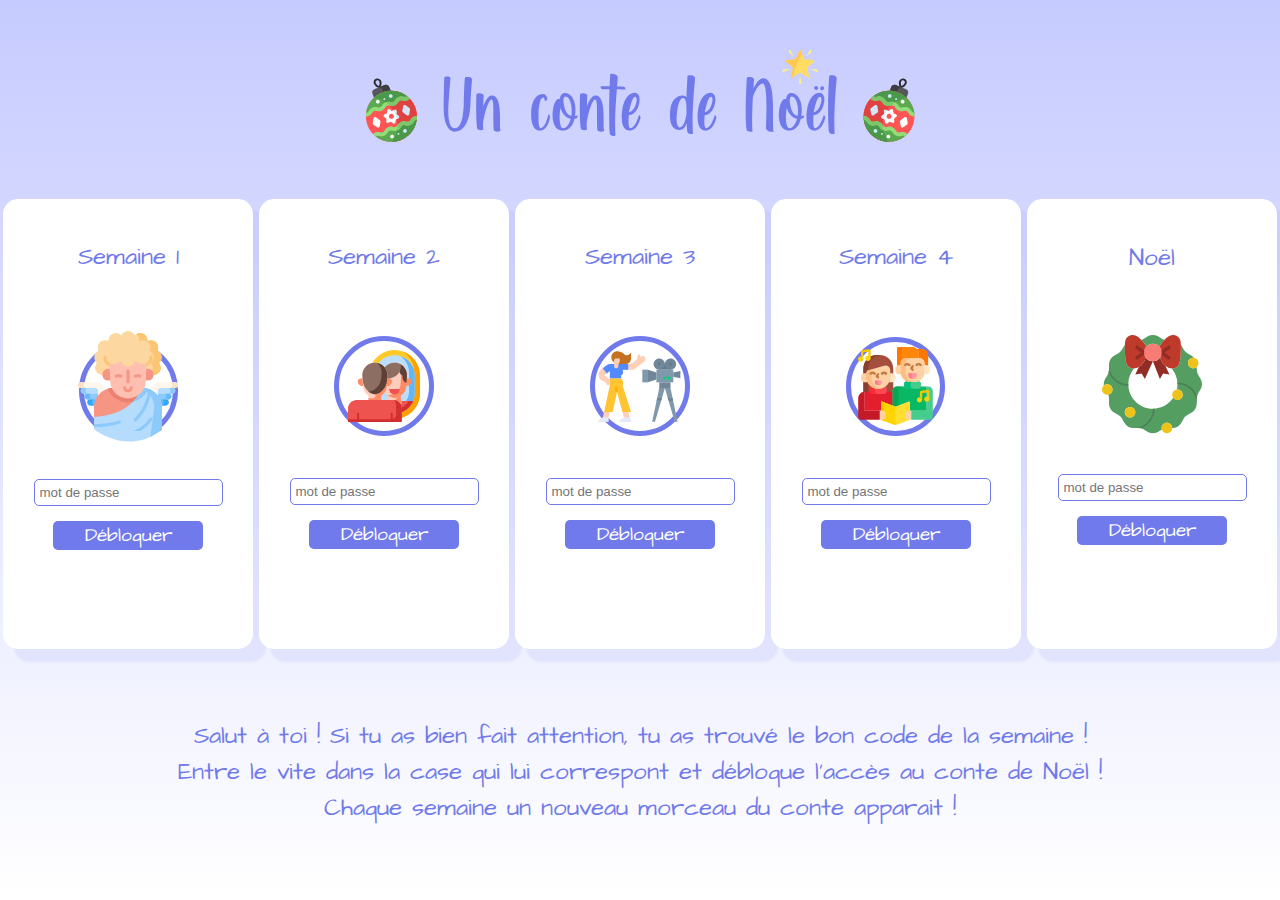
<file: Conte-de-noel/index.html>
<!DOCTYPE html>
<html lang="fr">
<head>
    <meta charset="UTF-8">
    <meta name="viewport" content="width=device-width, initial-scale=1.0">
    <title>Conte de Noël 2020</title>
    <link rel="icon" type="image/png" href="favicon.png" />
    <link href="main.css" rel="stylesheet">
    <link href="https://fonts.googleapis.com/css2?family=Architects+Daughter&display=swap" rel="stylesheet">
</head>
<body>
    <div class="container">
        <div class="title">
            <svg width="847" height="100" viewBox="0 0 847 147" fill="none" xmlns="http://www.w3.org/2000/svg">
                <g id="Group 29">
                <path id="Un conte de No&#195;&#171;l" d="M163.68 81.3C163.68 81.3 163.38 90.6 161.88 98.4C160.08 107.25 156.48 115.35 150.03 115.05C138.48 114.6 141.18 81.75 141.18 81.75C142.23 63.75 143.58 47.55 144.03 42.45C144.18 40.8 142.98 39.3 141.33 39C139.53 38.7 137.43 39 136.23 39.3C135.63 39.45 135.18 39.9 135.18 40.65C134.88 45 134.28 63 134.13 82.35C134.13 82.35 133.83 92.25 135.63 101.4C137.58 110.85 142.08 120.15 150.18 120C172.98 119.7 173.43 81.15 173.43 81.15C174.18 64.35 175.38 49.8 175.83 44.55C175.98 42.6 174.93 40.95 173.28 40.2C171.03 39.3 168.48 39.6 166.83 39.75C165.93 39.9 165.33 40.65 165.18 41.55C164.88 46.5 163.83 63 163.68 81.3ZM217.734 117.75C215.484 109.5 221.634 66 204.684 66.75C199.434 67.05 195.084 75.3 192.234 82.65C192.384 77.4 192.684 72.3 192.984 67.35C192.984 66.3 192.534 65.25 191.484 64.65C188.934 63.15 185.034 63.15 183.084 64.2C182.634 64.5 182.334 64.95 182.334 65.4C181.584 82.2 181.734 106.35 183.534 115.8C183.684 116.25 183.984 116.85 184.584 117C186.534 118.05 188.934 118.2 191.484 117.75C192.084 117.75 192.534 117.15 192.384 116.7C192.234 114.75 192.084 112.35 191.934 109.65C193.884 91.65 200.784 72.75 204.384 72.9C208.134 73.2 206.934 87.6 207.234 105C207.234 112.8 207.684 116.25 207.834 117.6C207.984 118.05 208.134 118.5 208.584 118.8C211.584 120.9 215.034 120.15 216.834 119.4C217.584 119.1 217.884 118.5 217.734 117.75ZM282.693 74.1C282.693 74.55 283.143 75 283.593 75C284.793 74.7 285.843 73.95 286.293 72.75C286.593 72.15 286.593 71.55 286.593 70.95C286.143 69.15 285.393 67.65 284.493 66.75C282.693 64.65 279.993 64.8 279.993 64.8C264.543 65.4 263.043 87.15 263.043 87.15C263.043 87.15 259.293 119.4 276.093 118.65C276.093 118.65 287.043 119.25 290.493 99C290.643 98.25 290.643 97.5 290.193 96.9C290.043 96.3 289.593 95.55 288.843 94.95C288.393 94.65 287.943 94.95 287.943 95.25C287.043 99.15 283.443 114.6 276.693 114.9C272.493 115.05 273.693 91.95 273.693 91.95C273.693 91.95 274.293 69.15 280.593 69.75C280.593 69.75 282.843 70.05 282.693 74.1ZM330.83 96.45C329.63 96.75 328.43 97.05 327.23 97.2C328.43 89.4 327.83 81.3 326.63 77.4C326.63 77.4 323.63 63.9 312.98 63.3C308.18 63.15 305.48 66.9 304.73 72.3C303.38 72 302.33 72.15 302.33 72.15C302.33 72.15 295.73 73.5 294.23 93.75C294.23 93.75 292.58 118.65 309.83 118.35C319.58 118.2 324.38 110.1 326.48 101.1C327.38 100.95 328.13 100.8 328.73 100.65C329.48 100.35 330.08 99.9 330.53 99.15C330.83 98.55 331.13 97.65 331.28 96.75C331.28 96.45 331.13 96.3 330.83 96.45ZM313.13 68.25C319.58 68.1 321.68 81.15 321.68 81.15C322.58 86.85 322.43 92.25 321.83 97.05C318.23 96.15 315.08 93.6 313.13 88.65C311.93 85.5 310.73 79.95 310.43 77.25C309.38 68.1 313.13 68.25 313.13 68.25ZM310.13 115.05C303.38 114.9 304.73 94.2 304.73 94.2C305.03 90.6 305.48 87.75 305.93 85.35C306.68 88.05 307.88 90.6 309.38 93C312.83 98.4 317.18 100.5 320.93 101.1C318.83 109.5 314.18 115.2 310.13 115.05ZM370.078 117.75C367.828 109.5 373.978 66 357.028 66.75C351.778 67.05 347.428 75.3 344.578 82.65C344.728 77.4 345.028 72.3 345.328 67.35C345.328 66.3 344.878 65.25 343.828 64.65C341.278 63.15 337.378 63.15 335.428 64.2C334.978 64.5 334.678 64.95 334.678 65.4C333.928 82.2 334.078 106.35 335.878 115.8C336.028 116.25 336.328 116.85 336.928 117C338.878 118.05 341.278 118.2 343.828 117.75C344.428 117.75 344.878 117.15 344.728 116.7C344.578 114.75 344.428 112.35 344.278 109.65C346.228 91.65 353.128 72.75 356.728 72.9C360.478 73.2 359.278 87.6 359.578 105C359.578 112.8 360.028 116.25 360.178 117.6C360.328 118.05 360.478 118.5 360.928 118.8C363.928 120.9 367.378 120.15 369.178 119.4C369.928 119.1 370.228 118.5 370.078 117.75ZM400.422 54.75C400.122 54.3 399.672 54 399.072 54C395.772 53.7 392.322 53.55 389.022 53.55C389.472 47.85 389.922 43.65 390.072 41.4C390.222 39.9 389.622 38.25 388.572 37.2C386.022 35.1 382.272 34.95 380.322 34.95C379.572 34.95 379.122 35.55 378.972 36.15C378.672 41.55 378.372 47.4 378.072 53.4C371.322 53.4 366.372 53.55 364.872 53.55C364.722 53.55 364.572 53.85 364.572 54C364.872 55.5 366.072 57.3 367.272 57.75C367.422 57.75 367.572 57.75 367.722 57.75C370.722 57.6 374.172 57.6 377.922 57.6C377.022 85.65 377.472 116.7 378.372 122.85C378.372 123.3 378.522 123.75 378.972 124.2C380.772 126.3 383.772 126.45 385.422 126.3C386.172 126.3 386.622 125.7 386.622 125.1C385.422 106.05 387.222 76.65 388.722 57.75C394.572 57.9 399.522 58.05 401.022 58.05C401.322 58.05 401.472 57.9 401.472 57.6C401.472 56.4 400.872 55.35 400.422 54.75ZM423.347 97.95C423.197 97.35 422.747 96.6 421.997 96C421.697 95.7 421.247 95.85 421.097 96.3C420.047 99.9 415.097 115.05 408.347 114.9C405.197 114.75 405.797 102 406.397 95.55C415.397 96.15 419.897 84.15 419.897 84.15C420.947 81.6 421.697 78.3 421.997 75.75C423.347 63.3 415.847 63 415.847 63C400.547 62.4 397.097 86.1 397.097 86.1C397.097 86.1 390.797 117.9 407.447 118.5C407.447 118.5 418.247 120 423.497 100.05C423.647 99.45 423.647 98.7 423.347 97.95ZM415.997 68.85C415.997 68.85 420.497 69.75 415.697 82.35C415.697 82.35 412.397 90.9 406.697 91.5C407.147 89.4 410.897 68.1 415.997 68.85ZM502.049 38.7C499.499 36.75 495.299 37.2 493.499 37.5C493.049 37.65 492.599 38.1 492.599 38.7C491.849 48.6 491.399 59.1 491.099 69.15C488.999 67.2 486.299 67.05 484.499 66.9C481.199 66.6 469.349 69.6 467.249 87.9C464.849 108 470.549 118.05 481.349 117.6C486.299 117.45 489.449 112.8 491.399 107.7C491.549 112.95 491.849 117 492.149 119.25C492.299 121.35 493.799 123.15 495.899 123.45C497.399 123.75 498.899 123.45 499.799 123.3C500.249 123.3 500.699 122.85 500.549 122.4C498.899 95.7 502.799 50.7 503.699 42.45C503.699 40.95 503.249 39.6 502.049 38.7ZM481.499 113.85C481.499 113.85 475.049 114.6 476.849 95.1C478.499 76.2 482.999 70.8 485.399 70.65C487.499 70.65 490.499 71.4 490.949 81.9C490.949 85.8 490.949 89.7 491.099 93.3C490.499 98.4 488.249 113.1 481.499 113.85ZM534.822 97.95C534.672 97.35 534.222 96.6 533.472 96C533.172 95.7 532.722 95.85 532.572 96.3C531.522 99.9 526.572 115.05 519.822 114.9C516.672 114.75 517.272 102 517.872 95.55C526.872 96.15 531.372 84.15 531.372 84.15C532.422 81.6 533.172 78.3 533.472 75.75C534.822 63.3 527.322 63 527.322 63C512.022 62.4 508.572 86.1 508.572 86.1C508.572 86.1 502.272 117.9 518.922 118.5C518.922 118.5 529.722 120 534.972 100.05C535.122 99.45 535.122 98.7 534.822 97.95ZM527.472 68.85C527.472 68.85 531.972 69.75 527.172 82.35C527.172 82.35 523.872 90.9 518.172 91.5C518.622 89.4 522.372 68.1 527.472 68.85ZM619.224 119.25C618.474 117.3 618.174 111.6 618.324 88.8C618.624 60.3 615.024 41.85 604.224 41.55C598.074 41.4 592.824 49.65 589.524 56.7C589.824 50.1 590.274 45.3 590.424 43.2C590.424 42.6 590.124 41.85 589.674 41.4C586.974 39 582.774 39.45 580.824 39.9C580.224 40.05 579.774 40.5 579.774 41.1C579.324 48.9 576.474 101.4 579.624 117.6C579.774 118.35 580.224 118.95 580.974 119.25C582.774 120.15 585.174 120.3 587.724 120C588.024 120 588.324 119.7 588.174 119.25C586.974 109.65 587.724 87.9 588.624 69.9C590.124 64.5 596.124 48.9 603.324 49.35C610.974 49.8 608.274 103.8 607.974 114.15C607.824 115.5 608.424 117 609.474 118.05C612.024 120.45 616.374 120.45 618.624 120.15C619.074 120.15 619.374 119.7 619.224 119.25ZM663.496 96.45C662.296 96.75 661.096 97.05 659.896 97.2C661.096 89.4 660.496 81.3 659.296 77.4C659.296 77.4 656.296 63.9 645.646 63.3C640.846 63.15 638.146 66.9 637.396 72.3C636.046 72 634.996 72.15 634.996 72.15C634.996 72.15 628.396 73.5 626.896 93.75C626.896 93.75 625.246 118.65 642.496 118.35C652.246 118.2 657.046 110.1 659.146 101.1C660.046 100.95 660.796 100.8 661.396 100.65C662.146 100.35 662.746 99.9 663.196 99.15C663.496 98.55 663.796 97.65 663.946 96.75C663.946 96.45 663.796 96.3 663.496 96.45ZM645.796 68.25C652.246 68.1 654.346 81.15 654.346 81.15C655.246 86.85 655.096 92.25 654.496 97.05C650.896 96.15 647.746 93.6 645.796 88.65C644.596 85.5 643.396 79.95 643.096 77.25C642.046 68.1 645.796 68.25 645.796 68.25ZM642.796 115.05C636.046 114.9 637.396 94.2 637.396 94.2C637.696 90.6 638.146 87.75 638.596 85.35C639.346 88.05 640.546 90.6 642.046 93C645.496 98.4 649.846 100.5 653.596 101.1C651.496 109.5 646.846 115.2 642.796 115.05ZM694.929 97.95C694.779 97.35 694.329 96.6 693.579 96C693.279 95.7 692.829 95.85 692.679 96.3C691.629 99.9 686.679 115.05 679.929 114.9C676.779 114.75 677.379 102 677.979 95.55C686.979 96.15 691.479 84.15 691.479 84.15C692.529 81.6 693.279 78.3 693.579 75.75C694.929 63.3 687.429 63 687.429 63C672.129 62.4 668.679 86.1 668.679 86.1C668.679 86.1 662.379 117.9 679.029 118.5C679.029 118.5 689.829 120 695.079 100.05C695.229 99.45 695.229 98.7 694.929 97.95ZM687.579 68.85C687.579 68.85 692.079 69.75 687.279 82.35C687.279 82.35 683.979 90.9 678.279 91.5C678.729 89.4 682.479 68.1 687.579 68.85ZM681.579 52.8C679.929 52.95 678.729 54.3 678.879 55.95C678.879 57.6 680.229 58.8 681.879 58.65C683.529 58.65 684.729 57.15 684.579 55.5C684.429 54 683.079 52.65 681.579 52.8ZM690.429 53.4C688.779 53.4 687.579 54.9 687.729 56.55C687.879 58.05 689.229 59.4 690.729 59.25C692.379 59.1 693.579 57.75 693.429 56.1C693.279 54.45 691.929 53.25 690.429 53.4ZM701.817 37.5C701.367 37.65 700.917 38.1 700.917 38.7C698.367 71.1 699.267 109.5 700.317 119.25C700.617 121.35 702.117 123.15 704.217 123.45C705.717 123.75 707.217 123.45 708.117 123.3C708.567 123.3 708.867 122.85 708.867 122.4C707.217 95.7 711.117 50.7 711.867 42.45C712.017 40.95 711.417 39.6 710.367 38.7C707.817 36.75 703.617 37.2 701.817 37.5Z" fill="#707AEA"/>
                <g id="Group 24">
                <path id="Vector" d="M678.19 14.9947L664.544 13.7292L659.124 1.14256C658.744 0.261236 657.495 0.261236 657.115 1.14256L651.695 13.7291L638.049 14.9947C637.094 15.0833 636.708 16.2717 637.429 16.905L647.724 25.9495L644.711 39.3182C644.5 40.2544 645.511 40.9888 646.336 40.4989L658.119 33.5022L669.903 40.4989C670.728 40.9889 671.739 40.2544 671.528 39.3182L668.515 25.9495L678.81 16.905C679.531 16.2717 679.145 15.0833 678.19 14.9947Z" fill="#FFDC64"/>
                <g id="Group">
                <path id="Vector_2" d="M644.17 0.709269C644.865 1.67548 646.829 5.825 647.951 8.2433C648.128 8.62346 647.651 8.96689 647.346 8.67886C645.409 6.84723 642.097 3.66883 641.401 2.70251C640.851 1.938 641.024 0.872006 641.789 0.321559C642.553 -0.228888 643.619 -0.0552342 644.17 0.709269Z" fill="#FFF082"/>
                <path id="Vector_3" d="M672.069 0.709269C671.373 1.67548 669.41 5.825 668.287 8.2433C668.111 8.62346 668.588 8.96689 668.892 8.67886C670.83 6.84723 674.142 3.66872 674.838 2.70251C675.388 1.938 675.215 0.872006 674.45 0.321559C673.685 -0.228888 672.619 -0.0552342 672.069 0.709269Z" fill="#FFF082"/>
                <path id="Vector_4" d="M683.062 29.0433C681.93 28.6742 677.38 28.0643 674.735 27.7297C674.319 27.677 674.137 28.2358 674.504 28.4385C676.837 29.7276 680.872 31.9176 682.004 32.2867C682.899 32.5788 683.862 32.0896 684.154 31.1939C684.446 30.2982 683.957 29.3354 683.062 29.0433Z" fill="#FFF082"/>
                <path id="Vector_5" d="M633.177 29.0433C634.309 28.6742 638.859 28.0643 641.504 27.7297C641.92 27.677 642.102 28.2358 641.735 28.4385C639.402 29.7276 635.367 31.9176 634.235 32.2867C633.339 32.5788 632.377 32.0896 632.085 31.1939C631.792 30.2982 632.282 29.3354 633.177 29.0433Z" fill="#FFF082"/>
                <path id="Vector_6" d="M656.466 48.2943C656.466 47.1037 657.297 42.5889 657.799 39.9706C657.878 39.559 658.466 39.559 658.544 39.9706C659.046 42.5889 659.877 47.1037 659.877 48.2943C659.877 49.2363 659.114 50 658.172 50C657.23 50.0001 656.466 49.2363 656.466 48.2943Z" fill="#FFF082"/>
                </g>
                <path id="Vector_7" d="M661.095 5.71958L659.124 1.14256C658.744 0.261236 657.494 0.261236 657.115 1.14256L651.695 13.7291L638.049 14.9947C637.094 15.0833 636.708 16.2717 637.429 16.905L647.724 25.9495L644.711 39.3182C644.5 40.2544 645.511 40.9888 646.336 40.4989L647.904 39.5677C650.475 22.9247 657.703 10.7076 661.095 5.71958Z" fill="#FFC850"/>
                </g>
                <g id="Group 22">
                <path id="Vector_8" d="M810.383 44.8499C811.838 45.4436 812.538 47.1102 811.944 48.5646C811.625 49.3477 810.69 50.651 809.393 51.6614C808.119 52.6541 807.321 52.7361 807.177 52.7032C807.051 52.6257 806.539 52.0093 806.324 50.4086C806.105 48.7791 806.349 47.1939 806.669 46.4109C807.262 44.9565 808.929 44.2562 810.383 44.8499ZM811.476 42.1727C808.541 40.9743 805.19 42.3826 803.991 45.318C802.793 48.2536 803.149 54.1826 806.084 55.3809C809.02 56.5792 813.423 52.5928 814.621 49.6575C815.82 46.7221 814.411 43.3709 811.476 42.1727Z" fill="#2D2D30"/>
                <path id="Vector_9" d="M811.531 77.1653L786.949 67.1303L792.147 54.397C793.205 51.8051 796.164 50.5617 798.756 51.6198L813.952 57.8232C816.544 58.8813 817.788 61.8401 816.729 64.4321L811.531 77.1653L811.531 77.1653Z" fill="#57565C"/>
                <path id="Vector_10" d="M808.326 55.5264L798.756 51.6198C796.164 50.5617 793.205 51.8051 792.147 54.397L786.949 67.1303L796.519 71.037L801.717 58.3037C802.775 55.7118 805.734 54.4684 808.326 55.5264Z" fill="#3E3D42"/>
                <path id="Vector_11" d="M774.719 132.218C793.893 140.045 815.783 130.846 823.61 111.672C831.438 92.4973 822.239 70.6079 803.064 62.7804C783.89 54.953 762 64.1516 754.173 83.3261C746.345 102.501 755.544 124.39 774.719 132.218Z" fill="#FF5555"/>
                <path id="Vector_12" d="M782.613 95.1831C788.3 81.2518 800.871 72.2055 814.793 70.3674C811.489 67.2121 807.55 64.6113 803.065 62.7803C783.89 54.9529 762 64.1516 754.173 83.326C746.346 102.5 755.544 124.39 774.719 132.218C779.038 133.981 783.495 134.877 787.898 134.993C779.509 123.975 777 108.932 782.613 95.1831Z" fill="#E04141"/>
                <path id="Vector_13" d="M796.14 100.953L799.727 97.944C800.831 97.0174 800.59 95.2554 799.277 94.6598L795.507 92.9487L794.695 88.3375C794.444 86.9177 792.798 86.2456 791.625 87.0846L788.258 89.4944L783.858 87.8927C782.504 87.3995 781.098 88.4893 781.239 89.9241L781.643 94.0448L778.056 97.0541C776.951 97.9807 777.192 99.7427 778.505 100.338L782.276 102.049L783.088 106.661C783.338 108.08 784.985 108.753 786.157 107.914L789.524 105.504L793.924 107.105C795.279 107.599 796.684 106.509 796.544 105.074L796.14 100.953Z" fill="white"/>
                <path id="Vector_14" d="M782.613 95.1831C783.556 92.8729 784.689 90.6978 785.986 88.6667L783.859 87.8924C782.504 87.3992 781.099 88.4891 781.239 89.9237L781.643 94.0444L778.056 97.0538C776.952 97.9803 777.193 99.7424 778.505 100.338L780.658 101.315C781.139 99.2546 781.787 97.2047 782.613 95.1831Z" fill="#D1E7F8"/>
                <path id="Vector_15" d="M787.511 100.881C789.378 101.643 791.51 100.747 792.273 98.8795C793.035 97.012 792.139 94.88 790.272 94.1177C788.404 93.3553 786.272 94.2512 785.51 96.1187C784.748 97.9862 785.643 100.118 787.511 100.881Z" fill="#FF5555"/>
                <path id="Vector_16" d="M767.987 81.2808L762.377 85.3339C761.651 85.8586 761.287 86.7507 761.438 87.6338L762.609 94.4546C762.903 96.1665 764.889 96.9775 766.297 95.9603L771.907 91.9072C772.633 91.3826 772.997 90.4904 772.846 89.6074L771.675 82.7865C771.381 81.0745 769.395 80.2636 767.987 81.2808Z" fill="#D1E7F8"/>
                <path id="Vector_17" d="M811.486 99.0379L805.876 103.091C805.15 103.616 804.786 104.508 804.937 105.391L806.108 112.212C806.402 113.924 808.388 114.735 809.796 113.717L815.406 109.664C816.132 109.14 816.496 108.247 816.345 107.364L815.174 100.544C814.88 98.8316 812.893 98.0206 811.486 99.0379Z" fill="white"/>
                <path id="Vector_18" d="M764.695 68.8429L826.229 93.9625C824.945 80.5242 816.429 68.236 803.064 62.7802C789.699 57.3243 775.017 60.1427 764.695 68.8429Z" fill="#5AAA4F"/>
                <path id="Vector_19" d="M814.79 70.3677C811.488 67.2126 807.55 64.6114 803.064 62.7804C789.699 57.3245 775.017 60.1426 764.695 68.843L793 80.3977C799.088 74.9294 806.712 71.4347 814.79 70.3677Z" fill="#4A994A"/>
                <path id="Vector_20" d="M826.399 97.9558C826.421 96.0816 826.3 94.2186 826.045 92.3814C825.605 92.3386 825.13 92.2186 824.557 91.9846C822.999 91.3486 822.543 90.6214 821.788 89.4167C820.875 87.9612 819.626 85.9675 816.41 84.6545C813.194 83.3417 810.906 83.8912 809.235 84.2926C807.853 84.6246 807.019 84.8251 805.461 84.1893C803.904 83.5533 803.448 82.8263 802.693 81.6216C801.78 80.1661 800.531 78.1725 797.315 76.8596C794.099 75.5467 791.811 76.0963 790.14 76.4976C788.758 76.8296 787.924 77.0301 786.367 76.3944C784.809 75.7585 784.354 75.0315 783.599 73.8271C782.686 72.3715 781.437 70.3779 778.221 69.065C775.004 67.7521 772.717 68.3017 771.046 68.703C769.664 69.035 768.83 69.2354 767.272 68.5996C766.7 68.3659 766.277 68.1197 765.933 67.8423C764.465 68.9763 763.075 70.2224 761.779 71.5771C762.59 72.3664 763.663 73.132 765.17 73.7476C768.387 75.0604 770.674 74.5109 772.345 74.1095C773.727 73.7776 774.561 73.5771 776.119 74.2129C777.676 74.8487 778.132 75.5757 778.887 76.7801C779.799 78.2357 781.049 80.2294 784.265 81.5423C787.481 82.8551 789.768 82.3055 791.439 81.9042C792.821 81.5722 793.655 81.3717 795.213 82.0075C796.771 82.6434 797.226 83.3704 797.981 84.5749C798.894 86.0305 800.143 88.0242 803.359 89.3371C806.575 90.6499 808.863 90.1004 810.534 89.6991C811.916 89.3671 812.75 89.1666 814.308 89.8024C815.866 90.4385 816.322 91.1656 817.077 92.3703C817.989 93.8258 819.239 95.8196 822.455 97.1325C823.965 97.7486 825.267 97.9518 826.399 97.9558Z" fill="#92DD7A"/>
                <path id="Vector_21" d="M797.315 76.8597C794.099 75.5468 791.811 76.0964 790.141 76.4977C788.758 76.8297 787.924 77.0302 786.367 76.3945C784.809 75.7586 784.354 75.0316 783.599 73.8272C782.686 72.3716 781.437 70.378 778.221 69.0651C775.005 67.7522 772.717 68.3018 771.047 68.7031C769.664 69.0351 768.83 69.2355 767.273 68.5997C766.7 68.366 766.277 68.1198 765.933 67.8424C764.465 68.9764 763.075 70.2226 761.78 71.5772C762.591 72.3665 763.663 73.1321 765.171 73.7477C768.387 75.0606 770.675 74.511 772.345 74.1097C773.728 73.7777 774.562 73.5773 776.119 74.2131C777.677 74.8489 778.132 75.5759 778.887 76.7803C779.8 78.2359 781.049 80.2295 784.265 81.5425C787.46 82.8464 789.737 82.3133 791.405 81.9124C793.267 80.0454 795.298 78.3774 797.461 76.9235C797.411 76.9025 797.366 76.8803 797.315 76.8597Z" fill="#7EC66A"/>
                <path id="Vector_22" d="M751.553 101.035L813.087 126.155C802.766 134.855 788.083 137.673 774.718 132.218C761.353 126.762 752.838 114.474 751.553 101.035Z" fill="#5AAA4F"/>
                <path id="Vector_23" d="M774.718 132.218C779.038 133.981 783.495 134.879 787.898 134.994C787.898 134.994 787.898 134.994 787.898 134.993C782.974 128.526 780.077 120.673 779.658 112.508L751.553 101.035C752.838 114.474 761.353 126.762 774.718 132.218Z" fill="#4A994A"/>
                <path id="Vector_24" d="M816.003 123.421C814.707 124.776 813.317 126.022 811.85 127.156C811.505 126.878 811.082 126.632 810.509 126.398C808.951 125.762 808.116 125.962 806.734 126.294C805.063 126.695 802.775 127.245 799.559 125.932C796.343 124.619 795.094 122.626 794.181 121.17C793.426 119.966 792.97 119.239 791.413 118.603C789.855 117.967 789.021 118.167 787.638 118.499C785.968 118.9 783.68 119.45 780.464 118.137C777.248 116.824 775.999 114.831 775.086 113.375C774.331 112.171 773.876 111.444 772.318 110.808C770.761 110.172 769.926 110.373 768.544 110.704C766.874 111.106 764.586 111.655 761.37 110.343C758.154 109.03 756.905 107.036 755.992 105.58C755.237 104.376 754.781 103.649 753.224 103.013C752.651 102.779 752.177 102.659 751.737 102.617C751.482 100.78 751.361 98.9167 751.384 97.042C752.516 97.0459 753.817 97.2494 755.325 97.865C758.541 99.1778 759.791 101.171 760.703 102.627C761.458 103.832 761.914 104.559 763.471 105.194C765.029 105.83 765.863 105.63 767.245 105.298C768.916 104.897 771.203 104.347 774.42 105.66C777.635 106.973 778.885 108.966 779.797 110.422C780.552 111.626 781.008 112.353 782.566 112.989C784.123 113.625 784.957 113.424 786.34 113.092C788.01 112.691 790.298 112.142 793.514 113.455C796.73 114.767 797.98 116.761 798.892 118.217C799.647 119.421 800.103 120.148 801.66 120.784C803.218 121.42 804.053 121.22 805.435 120.888C807.106 120.487 809.394 119.937 812.61 121.25C814.119 121.866 815.192 122.632 816.003 123.421Z" fill="#92DD7A"/>
                <path id="Vector_25" d="M779.606 110.117C778.706 108.697 777.417 106.883 774.42 105.66C771.204 104.347 768.917 104.897 767.246 105.298C765.864 105.63 765.03 105.831 763.472 105.195C761.915 104.559 761.459 103.832 760.704 102.628C759.792 101.172 758.542 99.1782 755.326 97.8653C753.818 97.2497 752.517 97.0463 751.385 97.0424C751.363 98.9168 751.483 100.78 751.738 102.617C752.178 102.66 752.652 102.78 753.225 103.013C754.782 103.649 755.238 104.376 755.993 105.581C756.906 107.036 758.155 109.03 761.371 110.343C764.587 111.656 766.875 111.106 768.545 110.705C769.927 110.373 770.762 110.172 772.319 110.808C773.877 111.444 774.332 112.171 775.087 113.375C775.986 114.81 777.218 116.767 780.334 118.08C779.831 115.473 779.584 112.806 779.606 110.117Z" fill="#7EC66A"/>
                <path id="Vector_26" d="M788.801 70.3639C790.223 70.9442 791.846 70.2622 792.426 68.8408C793.006 67.4193 792.324 65.7965 790.903 65.2162C789.481 64.6359 787.859 65.3179 787.278 66.7394C786.698 68.1609 787.38 69.7836 788.801 70.3639Z" fill="#D1E7F8"/>
                <path id="Vector_27" d="M807.785 78.5674C809.206 79.1477 810.829 78.4657 811.409 77.0442C811.99 75.6228 811.308 74 809.886 73.4197C808.465 72.8394 806.842 73.5214 806.262 74.9429C805.681 76.3643 806.363 77.9871 807.785 78.5674Z" fill="white"/>
                <g id="Group_2">
                <path id="Vector_28" d="M798.719 73.4248C799.458 73.7265 800.302 73.3719 800.603 72.6329C800.905 71.8938 800.551 71.0501 799.811 70.7484C799.072 70.4467 798.229 70.8013 797.927 71.5403C797.625 72.2794 797.98 73.1231 798.719 73.4248Z" fill="#D1E7F8"/>
                <path id="Vector_29" d="M767.897 121.578C769.318 122.159 770.941 121.477 771.521 120.055C772.101 118.634 771.419 117.011 769.998 116.431C768.576 115.851 766.954 116.532 766.373 117.954C765.793 119.375 766.475 120.998 767.897 121.578Z" fill="#D1E7F8"/>
                </g>
                <path id="Vector_30" d="M786.878 129.781C788.3 130.362 789.922 129.68 790.503 128.258C791.083 126.837 790.401 125.214 788.98 124.634C787.558 124.053 785.935 124.735 785.355 126.157C784.775 127.578 785.457 129.201 786.878 129.781Z" fill="white"/>
                <path id="Vector_31" d="M777.812 124.639C778.551 124.94 779.395 124.586 779.697 123.847C779.999 123.108 779.644 122.264 778.905 121.962C778.166 121.661 777.322 122.015 777.02 122.754C776.719 123.493 777.073 124.337 777.812 124.639Z" fill="#D1E7F8"/>
                </g>
                <g id="Group 25">
                <path id="Vector_32" d="M35.812 44.8499C34.3576 45.4436 33.6573 47.1102 34.251 48.5646C34.5707 49.3477 35.5057 50.651 36.8025 51.6614C38.0765 52.6541 38.8738 52.7361 39.0179 52.7032C39.1439 52.6257 39.6561 52.0093 39.8714 50.4086C40.0905 48.7791 39.8464 47.1939 39.5267 46.4109C38.933 44.9565 37.2665 44.2562 35.812 44.8499ZM34.7191 42.1727C37.6547 40.9743 41.0057 42.3826 42.204 45.318C43.4024 48.2536 43.0465 54.1826 40.111 55.3809C37.1756 56.5792 32.772 52.5928 31.5738 49.6575C30.3755 46.7221 31.7839 43.3709 34.7191 42.1727Z" fill="#2D2D30"/>
                <path id="Vector_33" d="M34.664 77.1653L59.2462 67.1303L54.0482 54.397C52.9901 51.8051 50.0313 50.5617 47.4393 51.6198L32.243 57.8232C29.6511 58.8813 28.4077 61.8401 29.4658 64.4321L34.6638 77.1653L34.664 77.1653Z" fill="#57565C"/>
                <path id="Vector_34" d="M37.8694 55.5264L47.4393 51.6198C50.0313 50.5617 52.9901 51.8051 54.0482 54.397L59.2462 67.1303L49.6761 71.037L44.4781 58.3037C43.42 55.7118 40.4612 54.4684 37.8694 55.5264Z" fill="#3E3D42"/>
                <path id="Vector_35" d="M71.4767 132.218C52.3022 140.045 30.4127 130.846 22.5853 111.672C14.7578 92.4973 23.9564 70.6079 43.131 62.7804C62.3055 54.953 84.195 64.1516 92.0224 83.3261C99.8499 102.501 90.6513 124.39 71.4767 132.218Z" fill="#FF5555"/>
                <path id="Vector_36" d="M63.5828 95.1831C57.8957 81.2518 45.324 72.2055 31.4028 70.3674C34.7061 67.2121 38.6454 64.6113 43.1308 62.7803C62.3052 54.9529 84.1948 64.1516 92.0222 83.326C99.8497 102.5 90.6512 124.39 71.4768 132.218C67.1575 133.981 62.7006 134.877 58.2974 134.993C66.6868 123.975 69.1956 108.932 63.5828 95.1831Z" fill="#E04141"/>
                <path id="Vector_37" d="M50.0552 100.953L46.4682 97.944C45.3639 97.0174 45.605 95.2554 46.9178 94.6598L50.6882 92.9487L51.5008 88.3375C51.7509 86.9177 53.3972 86.2456 54.5698 87.0846L57.9369 89.4944L62.3368 87.8927C63.6913 87.3995 65.0968 88.4893 64.9562 89.9241L64.5527 94.0448L68.1397 97.0541C69.244 97.9807 69.0029 99.7427 67.6902 100.338L63.9197 102.049L63.107 106.661C62.8568 108.08 61.2105 108.753 60.0379 107.914L56.6709 105.504L52.271 107.105C50.9165 107.599 49.511 106.509 49.6516 105.074L50.0552 100.953Z" fill="white"/>
                <path id="Vector_38" d="M63.5827 95.1831C62.6396 92.8729 61.5061 90.6978 60.2096 88.6667L62.3365 87.8924C63.691 87.3992 65.0964 88.4891 64.9559 89.9237L64.5525 94.0444L68.1395 97.0538C69.2438 97.9803 69.0027 99.7424 67.6899 100.338L65.5373 101.315C65.0562 99.2546 64.408 97.2047 63.5827 95.1831Z" fill="#D1E7F8"/>
                <path id="Vector_39" d="M58.6843 100.881C56.8168 101.643 54.6849 100.747 53.9225 98.8795C53.1601 97.012 54.056 94.88 55.9236 94.1177C57.7911 93.3553 59.923 94.2512 60.6854 96.1187C61.4477 97.9862 60.5518 100.118 58.6843 100.881Z" fill="#FF5555"/>
                <path id="Vector_40" d="M78.2085 81.2808L83.8181 85.3339C84.5443 85.8586 84.9086 86.7507 84.7569 87.6338L83.5864 94.4546C83.2925 96.1665 81.3059 96.9775 79.898 95.9603L74.2885 91.9072C73.5622 91.3826 73.198 90.4904 73.3497 89.6074L74.5202 82.7865C74.8142 81.0745 76.8006 80.2636 78.2085 81.2808Z" fill="#D1E7F8"/>
                <path id="Vector_41" d="M34.7096 99.0379L40.3192 103.091C41.0454 103.616 41.4097 104.508 41.258 105.391L40.0874 112.212C39.7936 113.924 37.807 114.735 36.3991 113.717L30.7896 109.664C30.0633 109.14 29.6991 108.247 29.8507 107.364L31.0213 100.544C31.3153 98.8316 33.3019 98.0206 34.7096 99.0379Z" fill="white"/>
                <path id="Vector_42" d="M81.5003 68.8429L19.9661 93.9625C21.2503 80.5242 29.766 68.236 43.131 62.7802C56.4959 57.3243 71.1784 60.1427 81.5003 68.8429Z" fill="#5AAA4F"/>
                <path id="Vector_43" d="M31.4049 70.3677C34.7077 67.2126 38.6458 64.6114 43.131 62.7804C56.4959 57.3245 71.1783 60.1426 81.5002 68.843L53.195 80.3977C47.1073 74.9294 39.4835 71.4347 31.4049 70.3677Z" fill="#4A994A"/>
                <path id="Vector_44" d="M19.7966 97.9558C19.7745 96.0816 19.895 94.2186 20.15 92.3814C20.5905 92.3386 21.065 92.2186 21.638 91.9846C23.1962 91.3486 23.6522 90.6214 24.4073 89.4167C25.3199 87.9612 26.5695 85.9675 29.7858 84.6545C33.0017 83.3417 35.2895 83.8912 36.9601 84.2926C38.3423 84.6246 39.1765 84.8251 40.734 84.1893C42.2919 83.5533 42.7475 82.8263 43.5025 81.6216C44.4152 80.1661 45.6646 78.1725 48.8807 76.8596C52.0968 75.5467 54.3844 76.0963 56.0551 76.4976C57.4372 76.8296 58.2715 77.0301 59.8288 76.3944C61.3865 75.7585 61.8419 75.0315 62.5969 73.8271C63.5093 72.3715 64.7587 70.3779 67.9748 69.065C71.1909 67.7521 73.4785 68.3017 75.1491 68.703C76.5313 69.035 77.3657 69.2354 78.9232 68.5996C79.4956 68.3659 79.9183 68.1197 80.2626 67.8423C81.7303 68.9763 83.1202 70.2224 84.4162 71.5771C83.605 72.3664 82.5328 73.132 81.0249 73.7476C77.8088 75.0604 75.5212 74.5109 73.8505 74.1095C72.4684 73.7776 71.634 73.5771 70.0765 74.2129C68.519 74.8487 68.0636 75.5757 67.3086 76.7801C66.3962 78.2357 65.1468 80.2294 61.9305 81.5423C58.7146 82.8551 56.427 82.3055 54.7563 81.9042C53.3741 81.5722 52.5399 81.3717 50.9824 82.0075C49.4248 82.6434 48.9692 83.3704 48.2142 84.5749C47.3016 86.0305 46.052 88.0242 42.8359 89.3371C39.62 90.6499 37.3322 90.1004 35.6615 89.6991C34.2794 89.3671 33.4451 89.1666 31.8877 89.8024C30.3296 90.4385 29.8737 91.1656 29.1186 92.3703C28.206 93.8258 26.9562 95.8196 23.7399 97.1325C22.2308 97.7486 20.9288 97.9518 19.7966 97.9558Z" fill="#92DD7A"/>
                <path id="Vector_45" d="M48.8803 76.8597C52.0965 75.5468 54.3841 76.0964 56.0547 76.4977C57.4369 76.8297 58.2711 77.0302 59.8284 76.3945C61.3861 75.7586 61.8415 75.0316 62.5965 73.8272C63.5089 72.3716 64.7583 70.378 67.9744 69.0651C71.1905 67.7522 73.4781 68.3018 75.1488 68.7031C76.5309 69.0351 77.3653 69.2355 78.9228 68.5997C79.4953 68.366 79.918 68.1198 80.2623 67.8424C81.7299 68.9764 83.1199 70.2226 84.4158 71.5772C83.6047 72.3665 82.5324 73.1321 81.0245 73.7477C77.8083 75.0606 75.5208 74.511 73.85 74.1097C72.4678 73.7777 71.6334 73.5773 70.0759 74.2131C68.5184 74.8489 68.063 75.5759 67.308 76.7803C66.3956 78.2359 65.1462 80.2295 61.93 81.5425C58.7358 82.8464 56.4582 82.3133 54.7909 81.9124C52.9281 80.0454 50.8978 78.3774 48.7347 76.9235C48.784 76.9025 48.8299 76.8803 48.8803 76.8597Z" fill="#7EC66A"/>
                <path id="Vector_46" d="M94.642 101.035L33.1078 126.155C43.4295 134.855 58.1119 137.673 71.4769 132.218C84.8418 126.762 93.3576 114.474 94.642 101.035Z" fill="#5AAA4F"/>
                <path id="Vector_47" d="M71.4769 132.218C67.1574 133.981 62.7005 134.879 58.2975 134.994C58.2975 134.994 58.2974 134.994 58.2975 134.993C63.2215 128.526 66.1185 120.673 66.5378 112.508L94.642 101.035C93.3576 114.474 84.8418 126.762 71.4769 132.218Z" fill="#4A994A"/>
                <path id="Vector_48" d="M30.1923 123.421C31.4881 124.776 32.8779 126.022 34.3458 127.156C34.6903 126.878 35.1134 126.632 35.6864 126.398C37.2446 125.762 38.0791 125.962 39.4616 126.294C41.1321 126.695 43.4199 127.245 46.6362 125.932C49.8521 124.619 51.1018 122.626 52.0143 121.17C52.7693 119.966 53.2249 119.239 54.7823 118.603C56.3402 117.967 57.1744 118.167 58.5568 118.499C60.2274 118.9 62.515 119.45 65.7311 118.137C68.9472 116.824 70.1967 114.831 71.1092 113.375C71.8642 112.171 72.3198 111.444 73.8771 110.808C75.4348 110.172 76.2688 110.373 77.651 110.704C79.3214 111.106 81.6091 111.655 84.8252 110.343C88.0413 109.03 89.2908 107.036 90.2033 105.58C90.9583 104.376 91.414 103.649 92.9715 103.013C93.544 102.779 94.0182 102.659 94.4583 102.617C94.7131 100.78 94.8339 98.9167 94.8115 97.042C93.6797 97.0459 92.3781 97.2494 90.8702 97.865C87.6541 99.1778 86.4046 101.171 85.4921 102.627C84.7371 103.832 84.2813 104.559 82.7238 105.194C81.1663 105.83 80.3323 105.63 78.9501 105.298C77.2797 104.897 74.992 104.347 71.7758 105.66C68.5598 106.973 67.3103 108.966 66.3978 110.422C65.6429 111.626 65.1873 112.353 63.6298 112.989C62.0721 113.625 61.2379 113.424 59.8557 113.092C58.1851 112.691 55.8973 112.142 52.6812 113.455C49.4652 114.767 48.2156 116.761 47.3031 118.217C46.5481 119.421 46.0925 120.148 44.535 120.784C42.977 121.42 42.1424 121.22 40.76 120.888C39.0895 120.487 36.8015 119.937 33.5852 121.25C32.076 121.866 31.0037 122.632 30.1923 123.421Z" fill="#92DD7A"/>
                <path id="Vector_49" d="M66.5895 110.117C67.4895 108.697 68.7784 106.883 71.775 105.66C74.9911 104.347 77.2787 104.897 78.9492 105.298C80.3314 105.63 81.1656 105.831 82.7229 105.195C84.2806 104.559 84.7362 103.832 85.4912 102.628C86.4037 101.172 87.6531 99.1782 90.8692 97.8653C92.3773 97.2497 93.6786 97.0463 94.8106 97.0424C94.8329 98.9168 94.7123 100.78 94.4574 102.617C94.0173 102.66 93.5431 102.78 92.9706 103.013C91.4129 103.649 90.9574 104.376 90.2024 105.581C89.2898 107.036 88.0404 109.03 84.8243 110.343C81.6083 111.656 79.3207 111.106 77.6501 110.705C76.2679 110.373 75.4337 110.172 73.8762 110.808C72.3187 111.444 71.8633 112.171 71.1083 113.375C70.2089 114.81 68.9777 116.767 65.8609 118.08C66.3641 115.473 66.6116 112.806 66.5895 110.117Z" fill="#7EC66A"/>
                <path id="Vector_50" d="M57.3939 70.3639C55.9724 70.9442 54.3496 70.2622 53.7694 68.8408C53.1891 67.4193 53.871 65.7965 55.2925 65.2162C56.714 64.6359 58.3367 65.3179 58.917 66.7394C59.4973 68.1609 58.8154 69.7836 57.3939 70.3639Z" fill="#D1E7F8"/>
                <path id="Vector_51" d="M38.4104 78.5674C36.9889 79.1477 35.3662 78.4657 34.7859 77.0442C34.2056 75.6228 34.8875 74 36.309 73.4197C37.7305 72.8394 39.3533 73.5214 39.9336 74.9429C40.5139 76.3643 39.8319 77.9871 38.4104 78.5674Z" fill="white"/>
                <g id="Group_3">
                <path id="Vector_52" d="M47.4764 73.4248C46.7373 73.7265 45.8936 73.3719 45.5919 72.6329C45.2902 71.8938 45.6447 71.0501 46.3838 70.7484C47.1229 70.4467 47.9666 70.8013 48.2683 71.5403C48.57 72.2794 48.2154 73.1231 47.4764 73.4248Z" fill="#D1E7F8"/>
                <path id="Vector_53" d="M78.2987 121.578C76.8772 122.159 75.2545 121.477 74.6742 120.055C74.0939 118.634 74.7759 117.011 76.1973 116.431C77.6188 115.851 79.2416 116.532 79.8219 117.954C80.4022 119.375 79.7202 120.998 78.2987 121.578Z" fill="#D1E7F8"/>
                </g>
                <path id="Vector_54" d="M59.317 129.781C57.8956 130.362 56.2728 129.68 55.6925 128.258C55.1122 126.837 55.7942 125.214 57.2157 124.634C58.6371 124.053 60.2599 124.735 60.8402 126.157C61.4205 127.578 60.7385 129.201 59.317 129.781Z" fill="white"/>
                <path id="Vector_55" d="M68.3829 124.639C67.6439 124.94 66.8001 124.586 66.4984 123.847C66.1967 123.108 66.5513 122.264 67.2904 121.962C68.0294 121.661 68.8731 122.015 69.1748 122.754C69.4765 123.493 69.122 124.337 68.3829 124.639Z" fill="#D1E7F8"/>
                </g>
                </g>
                </svg>
        </div>
        <div class="cards">
            <!---->
            <!-- SEMAINE 1-->
            <!---->
            <div class="conte-part1">
                <p>Semaine 1</p>
                <div class="angel">
                <svg width="100" height="111" viewBox="0 0 100 111" fill="none" xmlns="http://www.w3.org/2000/svg">
                    <circle cx="50.495" cy="59.4061" r="47.005" stroke="#707AEA" stroke-width="5"/>
                    <path d="M87.5547 68.0374H79.2691V74.3976H87.5547C89.3111 74.3976 90.7348 72.9737 90.7348 71.2175C90.7348 69.4612 89.3111 68.0374 87.5547 68.0374V68.0374Z" fill="#64B9FC"/>
                    <path d="M90.7348 71.2168C90.7348 72.9744 89.3119 74.3973 87.5543 74.3973H82.6479C84.4055 74.3973 85.8283 72.9744 85.8283 71.2168C85.8283 69.4609 84.4055 68.0363 82.6479 68.0363H87.5543C89.3119 68.0363 90.7348 69.4611 90.7348 71.2168Z" fill="#31A7FB"/>
                    <path d="M90.2865 62.1671H79.2691V68.5273H90.2865C92.0428 68.5273 93.4666 67.1034 93.4666 65.3472C93.4666 63.5909 92.043 62.1671 90.2865 62.1671V62.1671Z" fill="#8DCAFC"/>
                    <path d="M93.4666 65.3465C93.4666 67.1041 92.0437 68.5269 90.2861 68.5269H85.3797C87.1373 68.5269 88.5602 67.1041 88.5602 65.3465C88.5602 63.5906 87.1373 62.166 85.3797 62.166H90.2861C92.0437 62.166 93.4666 63.5908 93.4666 65.3465Z" fill="#64B9FC"/>
                    <path d="M94.1543 56.2968H79.2691V62.6569H94.1543C95.9107 62.6569 97.3344 61.2331 97.3344 59.4768C97.3344 57.7206 95.9105 56.2968 94.1543 56.2968V56.2968Z" fill="#B5DBFD"/>
                    <path d="M97.3344 59.4761C97.3344 61.2337 95.9115 62.6566 94.1539 62.6566H89.2475C91.0051 62.6566 92.4279 61.2337 92.4279 59.4761C92.4279 57.7203 91.0051 56.2957 89.2475 56.2957H94.1539C95.9115 56.2957 97.3344 57.7205 97.3344 59.4761Z" fill="#8DCAFC"/>
                    <path d="M76.914 76.8908C75.2205 76.8908 73.8474 75.5179 73.8474 73.8242V59.799C73.8474 54.8845 77.8457 50.8863 82.7601 50.8863H96.933C98.6265 50.8863 99.9996 52.2592 99.9996 53.9529C99.9996 55.6467 98.6267 57.0195 96.933 57.0195H82.7601C81.2275 57.0195 79.9806 58.2664 79.9806 59.7992V73.8244C79.9806 75.5179 78.6078 76.8908 76.914 76.8908V76.8908Z" fill="#FDF6ED"/>
                    <path d="M100 53.9529C100 55.6474 98.6262 57.0195 96.9334 57.0195H91.326C93.0187 57.0195 94.3926 55.6474 94.3926 53.9529C94.3926 52.2584 93.0187 50.8863 91.326 50.8863H96.9334C98.6262 50.8863 100 52.2584 100 53.9529Z" fill="#F9E1C2"/>
                    <path d="M12.4453 68.0374H20.7309V74.3976H12.4453C10.6889 74.3976 9.26523 72.9737 9.26523 71.2175C9.26523 69.4612 10.6889 68.0374 12.4453 68.0374V68.0374Z" fill="#64B9FC"/>
                    <path d="M9.26523 71.2168C9.26523 72.9744 10.6881 74.3973 12.4457 74.3973H17.3521C15.5945 74.3973 14.1717 72.9744 14.1717 71.2168C14.1717 69.461 15.5945 68.0363 17.3521 68.0363H12.4457C10.6881 68.0363 9.26523 69.4611 9.26523 71.2168V71.2168Z" fill="#31A7FB"/>
                    <path d="M9.71348 62.1671H20.7309V68.5273H9.71348C7.95723 68.5273 6.5334 67.1034 6.5334 65.3472C6.5334 63.5909 7.95703 62.1671 9.71348 62.1671V62.1671Z" fill="#8DCAFC"/>
                    <path d="M6.5334 65.3465C6.5334 67.1041 7.95625 68.5269 9.71387 68.5269H14.6203C12.8627 68.5269 11.4398 67.1041 11.4398 65.3465C11.4398 63.5906 12.8627 62.166 14.6203 62.166H9.71387C7.95625 62.166 6.5334 63.5908 6.5334 65.3465Z" fill="#64B9FC"/>
                    <path d="M5.8457 56.2968H20.7309V62.6569H5.8457C4.08926 62.6569 2.66562 61.2331 2.66562 59.4769C2.66562 57.7206 4.08945 56.2968 5.8457 56.2968V56.2968Z" fill="#B5DBFD"/>
                    <path d="M2.66562 59.4762C2.66562 61.2338 4.08847 62.6566 5.84609 62.6566H10.7525C8.99492 62.6566 7.57207 61.2338 7.57207 59.4762C7.57207 57.7203 8.99492 56.2957 10.7525 56.2957H5.84609C4.08847 56.2957 2.66562 57.7205 2.66562 59.4762Z" fill="#8DCAFC"/>
                    <path d="M23.0855 76.8908C24.7791 76.8908 26.1522 75.518 26.1522 73.8242V59.799C26.1522 54.8846 22.1539 50.8864 17.2397 50.8864H3.06661C1.37305 50.8864 6.67572e-06 52.2592 6.67572e-06 53.953C6.67572e-06 55.6465 1.37286 57.0196 3.06661 57.0196H17.2395C18.7721 57.0196 20.0189 58.2664 20.0189 59.7992V73.8244C20.0189 75.518 21.3918 76.8908 23.0855 76.8908V76.8908Z" fill="#FDF6ED"/>
                    <path d="M1.90735e-06 53.953C1.90735e-06 55.6475 1.37383 57.0195 3.0666 57.0195H8.67402C6.98125 57.0195 5.60742 55.6475 5.60742 53.953C5.60742 52.2584 6.98125 50.8864 8.67402 50.8864H3.0666C1.37383 50.8864 1.90735e-06 52.2584 1.90735e-06 53.953Z" fill="#F9E1C2"/>
                    <path d="M75.559 43.9957C79.5061 43.9957 82.8627 40.767 82.8377 36.8199C82.8277 35.2627 82.3178 33.825 81.4611 32.657C81.1668 32.2557 81.232 31.7027 81.5842 31.3512C82.877 30.0609 83.6771 28.2777 83.6771 26.307C83.6771 23.692 82.2688 21.4066 80.1693 20.166C79.7555 19.9215 79.5752 19.4074 79.741 18.9563C80.0361 18.1535 80.1912 17.2832 80.1752 16.3742C80.1078 12.557 76.9619 9.42461 73.1445 9.37324C72.3012 9.36192 71.491 9.49746 70.7379 9.75567C70.1043 9.97285 69.4322 9.5125 69.4156 8.84297C69.4137 8.76094 69.4102 8.67852 69.4053 8.5959C69.1848 4.84629 66.017 1.88106 62.2609 1.89512C60.4748 1.90176 58.8443 2.56621 57.5973 3.65781C57.1307 4.06641 56.4076 3.95762 56.0838 3.42852C54.8314 1.38184 52.5756 0.0158234 50 0.0158234C47.4244 0.0158234 45.1686 1.38203 43.9158 3.42891C43.592 3.95801 42.8691 4.0668 42.4023 3.65821C41.1564 2.56758 39.5283 1.90371 37.7443 1.89551C33.9871 1.87852 30.8164 4.84356 30.5947 8.59434C30.5898 8.67774 30.5863 8.76094 30.5842 8.84375C30.5674 9.51328 29.8953 9.97324 29.2619 9.75606C28.5088 9.49785 27.6988 9.36231 26.8553 9.37363C23.0377 9.425 19.892 12.5572 19.8246 16.3746C19.8086 17.2836 19.9637 18.1537 20.2588 18.9566C20.4246 19.4078 20.2443 19.9219 19.8305 20.1664C17.7312 21.407 16.3227 23.6922 16.3227 26.3074C16.3227 28.2781 17.123 30.0613 18.4156 31.3516C18.7678 31.7031 18.833 32.2561 18.5387 32.6574C17.682 33.8254 17.1721 35.2633 17.1621 36.8203C17.1371 40.7672 20.4937 43.9961 24.4408 43.9961H75.559V43.9957Z" fill="#FCD79F"/>
                    <path d="M81.2662 32.4037C82.3022 33.6924 82.9014 35.3484 82.8324 37.1451C82.6846 40.9955 79.4213 43.9957 75.5682 43.9957H67.6439C71.5814 43.9957 74.7723 40.8029 74.7723 36.8654C74.7723 35.1785 74.1854 33.6283 73.2041 32.4074C73.002 32.1559 73.0467 31.792 73.2852 31.5746C74.7154 30.2713 75.6121 28.3944 75.6121 26.307C75.6121 23.583 74.0826 21.2156 71.8373 20.0158C71.5586 19.867 71.4414 19.5365 71.5631 19.2451C71.9334 18.3584 72.1316 17.3815 72.1105 16.3553C72.0322 12.533 68.8688 9.40705 65.0459 9.37345C64.0287 9.36447 63.0617 9.56916 62.1848 9.94435C61.7717 10.1211 61.3248 9.80607 61.3457 9.35724C61.3508 9.24728 61.3535 9.13654 61.3535 9.02502C61.3535 6.58478 60.1266 4.43029 58.2561 3.14494C59.5893 2.22971 61.2482 1.75314 63.0252 1.93166C66.7934 2.31037 69.5543 5.51682 69.4119 9.30119C69.4111 9.32092 69.4104 9.34045 69.4094 9.36017C69.3889 9.80783 69.8357 10.1217 70.2477 9.94533C71.1336 9.56584 72.1113 9.36056 73.14 9.37365C76.959 9.42228 80.1068 12.5557 80.1746 16.3742C80.1928 17.3945 79.9957 18.3658 79.6264 19.2479C79.5049 19.5377 79.6215 19.8666 79.8988 20.0145C82.1469 21.2139 83.6777 23.582 83.6777 26.3072C83.6777 28.3963 82.7777 30.2748 81.3463 31.5785C81.11 31.7938 81.0658 32.1545 81.2662 32.4037V32.4037Z" fill="#FAC574"/>
                    <path d="M66.2656 56.8402C65.159 60.2507 55.8129 84.8523 15.9959 87.7316V76.5564C15.9959 65.6088 24.8672 56.7314 35.8148 56.7314H64.1852C64.8873 56.7316 65.5814 56.7677 66.2656 56.8402V56.8402Z" fill="#F69583"/>
                    <path d="M66.2656 56.8402C65.7826 58.3312 63.7264 63.8644 58.2414 69.8663C55.6559 70.9206 52.8652 71.472 50 71.472C44.3199 71.472 38.9355 69.3031 34.843 65.3654C32.5652 63.1741 30.8188 60.5646 29.6801 57.7013C31.6117 57.0716 33.674 56.7316 35.8148 56.7316H64.1852C64.8873 56.7316 65.5814 56.7677 66.2656 56.8402V56.8402Z" fill="#EA806F"/>
                    <path d="M84.0045 97.9398V76.5554C84.0045 65.6082 75.132 56.7318 64.1848 56.7318C64.1848 56.7318 56.9572 83.5593 15.9955 86.054V97.9398C26.9157 106.971 55.4152 120.005 82.0514 99.8929C83.1301 99.8929 84.0045 99.0185 84.0045 97.9398Z" fill="#B5DBFD"/>
                    <path d="M84.0041 76.5561V97.941C84.0041 99.0197 83.1297 99.8942 82.051 99.8942L72.2772 105.941L76.2879 76.5561C76.2879 68.1658 71.0765 60.9928 63.7144 58.0992C64.0506 57.2301 64.1853 56.7311 64.1853 56.7311C75.1328 56.7311 84.0041 65.6084 84.0041 76.5561Z" fill="#8DCAFC"/>
                    <path d="M70.3199 57.7008C69.1811 60.5639 67.4346 63.1737 65.157 65.3649C62.2959 68.1174 58.801 70.0067 55.0162 70.892C62.3039 63.717 64.1852 56.7311 64.1852 56.7311C66.326 56.7311 68.3883 57.0711 70.3199 57.7008V57.7008Z" fill="#8DCAFC"/>
                    <path d="M69.6723 49.5732C72.9527 49.5732 75.6121 46.9139 75.6121 43.6334C75.6121 40.3529 72.9527 37.6936 69.6723 37.6936C66.3918 37.6936 63.7324 40.3529 63.7324 43.6334C63.7324 46.9139 66.3918 49.5732 69.6723 49.5732Z" fill="#F69583"/>
                    <path d="M30.3277 49.5732C33.6082 49.5732 36.2676 46.9139 36.2676 43.6334C36.2676 40.3529 33.6082 37.6935 30.3277 37.6935C27.0472 37.6935 24.3879 40.3529 24.3879 43.6334C24.3879 46.9139 27.0472 49.5732 30.3277 49.5732Z" fill="#F69583"/>
                    <path d="M68.7043 27.725L68.3221 37.5611L67.8258 50.299C67.4547 59.8758 59.5836 67.4475 50 67.4475C40.4164 67.4475 32.5453 59.8758 32.1742 50.299L31.8412 41.7326L31.2957 27.725H68.7043Z" fill="#FFBFB0"/>
                    <path d="M50 52.3699C49.1664 52.3699 48.491 51.6943 48.491 50.8609V40.1715C48.491 39.3381 49.1666 38.6625 50 38.6625C50.8334 38.6625 51.509 39.3381 51.509 40.1715V50.8609C51.509 51.6943 50.8336 52.3699 50 52.3699Z" fill="#F69583"/>
                    <path d="M42.6508 46.7078C42.4477 46.7078 42.2414 46.6666 42.0436 46.5795C41.0945 46.1619 39.8519 46.1619 38.9029 46.5795C38.1402 46.9155 37.2496 46.569 36.9139 45.8063C36.5781 45.0436 36.9242 44.153 37.6871 43.8172C38.5416 43.441 39.5053 43.2422 40.4734 43.2422C41.4416 43.2422 42.4051 43.441 43.2598 43.8172C44.0225 44.153 44.3687 45.0436 44.033 45.8063C43.7842 46.3713 43.2309 46.7078 42.6508 46.7078V46.7078Z" fill="#F69583"/>
                    <path d="M57.3492 46.7078C56.7689 46.7078 56.216 46.3713 55.9674 45.8063C55.6316 45.0436 55.9777 44.153 56.7406 43.8172C57.5951 43.441 58.5588 43.2422 59.5269 43.2422C60.4949 43.2422 61.4584 43.441 62.3133 43.8172C63.076 44.1528 63.4225 45.0434 63.0869 45.8063C62.7512 46.569 61.8607 46.9157 61.0978 46.5797C60.148 46.1617 58.9055 46.1621 57.9568 46.5795C57.7586 46.6664 57.5521 46.7078 57.3492 46.7078V46.7078Z" fill="#F69583"/>
                    <path d="M50 61.3184C47.5135 61.3184 45.4359 59.4555 45.1676 56.9854C45.0775 56.1568 45.6762 55.4121 46.5047 55.3221C47.3354 55.2324 48.0779 55.8309 48.168 56.6592C48.2697 57.5947 49.0572 58.3002 50 58.3002C50.9428 58.3002 51.7303 57.5947 51.832 56.6592C51.9221 55.8307 52.665 55.2318 53.4953 55.3221C54.3238 55.4121 54.9225 56.1568 54.8324 56.9854C54.5641 59.4555 52.4865 61.3184 50 61.3184Z" fill="#F69583"/>
                    <path d="M73.6258 59.1199C73.3541 60.9951 72.6941 64.6289 71.2295 69.0395C69.2777 74.9108 65.4648 83.309 58.3763 89.9811C58.0846 90.2567 57.7123 90.3916 57.3422 90.3916C56.9398 90.3916 56.5394 90.2326 56.2435 89.9168C55.6721 89.3112 55.7004 88.3555 56.308 87.784C68.0222 76.7578 70.4306 60.4781 70.7506 57.8463C71.7484 58.1963 72.7103 58.6229 73.6258 59.1199V59.1199Z" fill="#8DCAFC"/>
                    <path d="M74.2535 88.8281C70.4566 94.3632 66.1307 97.8 62.5814 99.8925H55.1389C56.9617 99.3775 65.2656 96.5947 71.7646 87.1218C72.2375 86.4338 73.1752 86.2587 73.8633 86.7314C74.5492 87.2023 74.7244 88.142 74.2535 88.8281V88.8281Z" fill="#8DCAFC"/>
                    <path d="M41.9055 92.3895C31.7666 95.6471 22.7283 96.1158 18.3623 96.1158C17.2516 96.1158 16.4428 96.0856 15.9961 96.0635V93.0393C17.4891 93.1178 28.5072 93.5221 40.984 89.5162C41.7748 89.2627 42.6258 89.6992 42.8814 90.492C43.1369 91.2848 42.7002 92.136 41.9055 92.3895V92.3895Z" fill="#8DCAFC"/>
                    <path d="M28.4371 25.8709C28.4371 29.9293 31.7271 33.2193 35.7855 33.2193C38.0516 33.2193 40.0771 32.1934 41.4246 30.5809C41.9221 29.9856 42.8648 30.1367 43.1439 30.8608C44.2053 33.6123 46.874 35.5645 50 35.5645C53.126 35.5645 55.7947 33.6123 56.856 30.8608C57.1353 30.1369 58.0779 29.9856 58.5754 30.5809C59.923 32.1934 61.9486 33.2193 64.2144 33.2193C68.2728 33.2193 71.5629 29.9293 71.5629 25.8709H28.4371Z" fill="#FCD79F"/>
                    <path d="M74.5936 25.9931C74.5936 30.1984 72.0422 33.8181 68.4064 35.3855L68.5432 31.8644C70.3781 30.5566 71.5754 28.4117 71.5754 25.9931C71.5754 25.1601 72.2516 24.4842 73.0844 24.4842C73.9195 24.484 74.5936 25.1601 74.5936 25.9931V25.9931Z" fill="#FAC574"/>
                    <path d="M31.4568 31.8684L31.5936 35.3894C27.9537 33.8221 25.4004 30.1982 25.4004 25.991C25.4004 25.156 26.0764 24.482 26.9094 24.482C27.7424 24.482 28.4184 25.156 28.4184 25.991C28.4186 28.4137 29.6197 30.5605 31.4568 31.8684V31.8684Z" fill="#FAC574"/>
                </svg>
                </div>
                    <div>
                    <input id="mdp-semaine1" type="text" placeholder="mot de passe">
                    <input id="button-semaine1" type="button" value="Débloquer">
                    </div>
                    <div class="bloc-blanc"></div>
            </div>
            <!---->
            <!-- SEMAINE 2-->
            <!---->
            <div class="conte-part2">
                <p>Semaine 2</p>
                <div class="angel">
                    <svg width="100" height="110" viewBox="0 0 100 100" fill="none" xmlns="http://www.w3.org/2000/svg">
                        <circle cx="50" cy="50" r="47.5" stroke="#707AEA" stroke-width="5"/>
                        <path d="M60.4849 14C56.029 14 51.6398 15.1711 47.7915 17.3868C44.0607 19.535 40.9058 22.6157 38.6679 26.2958C38.4599 26.638 38.4634 27.0683 38.6772 27.4069C38.8909 27.7454 39.2785 27.9343 39.6762 27.893C40.0694 27.853 40.4669 27.8326 40.8576 27.8326C44.0746 27.8326 47.0524 29.1305 49.2422 31.4876C51.4319 33.8444 52.5076 36.9094 52.2714 40.1179L52.1097 42.315C52.0882 42.6073 52.1893 42.8955 52.3888 43.1104C52.5884 43.3252 52.8683 43.4472 53.1615 43.4472H55.2621C56.1553 43.4472 56.8819 44.1738 56.8819 45.067V45.3595C56.8819 47.5199 55.1242 49.2776 52.9638 49.2776H52.577C52.0246 49.2776 51.5657 49.7038 51.5252 50.2548L51.4219 51.6581C51.233 54.2225 49.4828 56.8147 46.6199 58.7704C46.6187 58.7712 46.6173 58.7722 46.6161 58.773C46.2761 59.0069 46.1158 59.4046 46.1688 59.7874V63.9589C46.1688 65.1322 47.1235 66.0868 48.2969 66.0868H59.1607C62.7148 66.0868 65.6063 68.9783 65.6063 72.5324V80.895C65.6063 81.2217 65.7577 81.53 66.0162 81.7298C66.203 81.8739 66.4301 81.9497 66.661 81.9497C66.7499 81.9497 66.8394 81.9385 66.9273 81.9156C78.1569 78.9831 86 68.8298 86 57.2246V39.5151C86 25.446 74.554 14 60.4849 14Z" fill="#FFCA28"/>
                        <path d="M68.9613 15.4494C75.8355 20.0255 80.375 27.8434 80.375 36.7026V54.4121C80.375 64.4686 74.4849 73.4335 65.6059 77.5555V80.8948C65.6059 81.2214 65.7573 81.5297 66.0158 81.7295C66.2025 81.8736 66.4297 81.9494 66.6606 81.9494C66.7494 81.9494 66.839 81.9382 66.9269 81.9153C78.1569 78.9831 86 68.8298 86 57.2246V39.5151C86 28.4165 78.8761 18.9518 68.9613 15.4494Z" fill="#FFA000"/>
                        <path d="M60.4849 19.2734C53.9053 19.2734 48.06 22.4135 44.3628 27.2758C49.8701 28.8802 53.7672 34.1658 53.3231 40.1952L53.1613 42.3923H55.2618C56.7388 42.3923 57.9362 43.5898 57.9362 45.0667V45.3592C57.9362 48.1056 55.7098 50.332 52.9634 50.332H52.5764L52.473 51.7353C52.2286 55.0534 49.8867 57.8157 47.2131 59.6417C47.2163 59.6394 47.2197 59.6375 47.223 59.6352V63.9584C47.223 64.5512 47.7035 65.0318 48.2962 65.0318H59.1602C63.3024 65.0318 66.6604 68.3898 66.6604 72.5321V76.5054C74.8192 73.8943 80.7266 66.2498 80.7266 57.2245V39.5151C80.7266 28.3359 71.664 19.2734 60.4849 19.2734Z" fill="#BBDEFB"/>
                        <path d="M66.6068 20.2168C71.7489 23.8873 75.1016 29.9033 75.1016 36.7026V54.4121C75.1016 61.2591 71.701 67.3108 66.4973 70.9735C66.6036 71.4764 66.6606 71.9975 66.6606 72.5321V76.5054C74.8192 73.8943 80.7266 66.2498 80.7266 57.2245V39.5151C80.7266 30.47 74.7933 22.8114 66.6068 20.2168Z" fill="#64B5F6"/>
                        <path d="M60.4849 26.7779C56.4868 26.7779 52.9527 28.6478 50.6712 31.5366C52.5352 33.897 53.5632 36.9375 53.3231 40.1953L53.1613 42.3925H55.2618C56.7388 42.3925 57.9362 43.5899 57.9362 45.0669V45.3594C57.9362 48.1058 55.7098 50.3322 52.9634 50.3322H52.5764L52.473 51.7355C52.3473 53.4422 51.6657 55.0013 50.6704 56.3623C53.2231 59.853 57.8462 62.036 60.4846 62.036C64.1515 62.036 71.6522 57.8196 72.1002 51.7355L72.9502 40.1953C73.484 32.9499 67.7496 26.7779 60.4849 26.7779Z" fill="#FFCCBC"/>
                        <path d="M63.0783 27.0472C65.9259 29.536 67.6271 33.2877 67.3254 37.3827L66.4755 48.9228C66.0274 55.0069 58.5268 59.2233 54.8598 59.2233C54.3885 59.2233 53.8531 59.1524 53.2781 59.0181C55.7087 60.9235 58.6019 62.0358 60.4848 62.0358C64.1518 62.0358 71.6524 57.8194 72.1005 51.7353L72.9504 40.1952C73.4186 33.838 69.0609 28.3075 63.0783 27.0472Z" fill="#FF8A65"/>
                        <path d="M72.5907 50.332H72.2037L72.7884 42.3923H74.8889C76.3659 42.3923 77.5633 43.5898 77.5633 45.0667V45.3592C77.5635 48.1056 75.3371 50.332 72.5907 50.332Z" fill="#FF8A65"/>
                        <path d="M66.1245 28.1186C66.3403 28.9996 66.4559 29.9199 66.4559 30.8674C66.4559 32.6749 66.039 34.3846 65.2973 35.9071C65.9851 37.3173 66.9516 38.5669 68.126 39.5831C68.4051 39.8247 68.5514 40.1838 68.5106 40.5507C68.4632 40.976 68.4583 41.414 68.5006 41.8606C68.7272 44.2463 70.3099 46.237 72.4428 47.0874L72.9503 40.1952C73.3345 34.9792 70.4699 30.3197 66.1245 28.1186Z" fill="#5D4037"/>
                        <path d="M52.9635 50.332H52.5765L53.1612 42.3923H55.2618C56.7387 42.3923 57.9362 43.5898 57.9362 45.0667V45.3592C57.9363 48.1056 55.7099 50.332 52.9635 50.332Z" fill="#FF8A65"/>
                        <path d="M28.7517 50.332H29.1387L28.554 42.3923H26.4533C24.9763 42.3923 23.7789 43.5898 23.7789 45.0667V45.3592C23.7789 48.1056 26.0053 50.332 28.7517 50.332Z" fill="#FF8A65"/>
                        <path d="M29.2419 51.7353C29.4863 55.0532 31.8281 57.8155 34.5017 59.6415C34.4985 59.6393 34.4952 59.6373 34.492 59.6352V63.9584C34.492 64.5512 34.0115 65.0318 33.4188 65.0318H48.2963C47.7036 65.0318 47.2231 64.5513 47.2231 63.9584V59.6352C47.2198 59.6375 47.2165 59.6394 47.2132 59.6417C49.8869 57.8157 52.2289 55.0534 52.4732 51.7353L53.3231 40.1952C53.8566 32.9501 48.1224 26.7779 40.8575 26.7779C33.5927 26.7779 27.8584 32.9501 28.392 40.1952L29.2419 51.7353Z" fill="#FFCCBC"/>
                        <path d="M43.451 27.0472C46.2986 29.536 47.9998 33.2877 47.6981 37.3827L46.8482 48.9228C46.6038 52.2408 44.2618 55.0031 41.5882 56.8292C41.5915 56.8269 41.5949 56.8249 41.5981 56.8227V59.4965C41.5981 61.0002 40.3792 62.2192 38.8754 62.2192H34.4922V63.9583C34.4922 64.551 34.0117 65.0317 33.4189 65.0317H48.2965C47.7037 65.0317 47.2232 64.5512 47.2232 63.9583V59.6351C47.22 59.6373 47.2166 59.6393 47.2134 59.6415C49.8871 57.8155 52.2291 55.0532 52.4733 51.7352L53.3233 40.1951C53.7914 33.838 49.4337 28.3075 43.451 27.0472Z" fill="#FF8A65"/>
                        <path d="M53.0381 44.0662L53.3109 40.3621C53.849 33.0547 48.0876 26.7228 40.7605 26.7782C33.5418 26.8329 27.8608 32.9823 28.392 40.1952L28.677 44.0662C29.036 48.9405 31.4787 53.4235 35.3799 56.3676C38.6219 58.8142 43.0932 58.8142 46.335 56.3676C50.2364 53.4235 52.679 48.9405 53.0381 44.0662Z" fill="#8D6E63"/>
                        <path d="M43.3747 27.0362C46.265 29.5656 47.9914 33.4001 47.6859 37.5496L47.4131 41.2537C47.054 46.128 44.6114 50.611 40.7102 53.5551C38.779 55.0126 36.4115 55.6014 34.1275 55.3225C34.5265 55.6887 34.9436 56.0383 35.3799 56.3676C38.6219 58.8142 43.0932 58.8142 46.335 56.3676C50.2362 53.4235 52.6789 48.9405 53.0379 44.0662L53.3107 40.3621C53.7831 33.9502 49.4049 28.2898 43.3747 27.0362Z" fill="#5D4037"/>
                        <path d="M53.3231 40.1952L53.1689 42.2898C53.2527 42.2812 53.3382 42.2814 53.4244 42.2927C53.9174 42.358 54.4201 42.3923 54.931 42.3923C61.2961 42.3923 66.4559 37.2324 66.4559 30.8674C66.4559 29.9201 66.3411 28.9999 66.1255 28.1192C64.4347 27.2626 62.5199 26.778 60.4847 26.778C56.4866 26.778 52.9526 28.6479 50.6711 31.5368C52.5352 33.8969 53.5632 36.9373 53.3231 40.1952Z" fill="#8D6E63"/>
                        <path d="M78.7875 65.0318L67.9235 65.0405C67.9235 66.8722 67.2602 68.5482 66.1625 69.8444C66.4831 70.679 66.6606 71.5847 66.6606 72.5321V76.5044C72.3138 74.6947 76.8867 70.4697 79.1613 65.0412C79.0374 65.0352 78.9129 65.0318 78.7875 65.0318Z" fill="#EF5350"/>
                        <path d="M78.7875 65.0318L74.9033 65.0349C72.9185 68.2471 70.0604 70.8612 66.6606 72.5491V76.5044C72.3138 74.6947 76.8867 70.4697 79.1613 65.0412C79.0374 65.0352 78.9129 65.0318 78.7875 65.0318Z" fill="#D32F2F"/>
                        <path d="M67.9236 65.0406V65.0318C67.3309 65.0318 66.8504 64.5513 66.8504 63.9585V59.6352C64.6188 61.1617 62.1545 62.0358 60.4849 62.0358C58.8152 62.0358 56.3509 61.1617 54.1193 59.6352V63.9585C54.1193 64.5512 53.6388 65.0318 53.0461 65.0318H59.1605C62.3552 65.0318 65.0817 67.0303 66.1626 69.8445C67.2603 68.5482 67.9236 66.8722 67.9236 65.0406Z" fill="#FFCCBC"/>
                        <path d="M66.8503 63.9585V59.6352C65.0631 60.8578 63.1275 61.6604 61.5695 61.9322C61.761 62.1098 62.0167 62.2193 62.2985 62.2193V62.2281C62.2985 63.375 62.0384 64.4608 61.5744 65.4305C63.6816 66.1471 65.3674 67.7745 66.1625 69.8443C67.2603 68.548 67.9235 66.8722 67.9235 65.0404V65.0317C67.3308 65.0318 66.8503 64.5513 66.8503 63.9585Z" fill="#FF8A65"/>
                        <path d="M60.4849 58.3416C57.7673 58.3416 55.5329 56.2734 55.2696 53.6252C55.2418 53.3445 55.4624 53.1005 55.7445 53.1005H65.2252C65.5073 53.1005 65.7279 53.3445 65.7001 53.6252C65.4368 56.2733 63.2023 58.3416 60.4849 58.3416Z" fill="#EF5350"/>
                        <path d="M67.7152 72.5321C67.7152 67.8149 63.8774 63.9771 59.1603 63.9771H22.5549C17.8378 63.9771 14 67.8148 14 72.5321V84.9453C14 85.5278 14.4722 86 15.0547 86H66.6605C67.243 86 67.7152 85.5278 67.7152 84.9453V72.5321Z" fill="#EF5350"/>
                        <path d="M59.9006 64.0112C61.2608 65.5265 62.0902 67.5276 62.0902 69.7196V78.7488C62.0902 81.2002 60.1029 83.1875 57.6515 83.1875H14V84.9453C14 85.5278 14.4722 86 15.0547 86H66.6605C67.243 86 67.7152 85.5278 67.7152 84.9453V72.5321C67.7152 68.0644 64.2722 64.3879 59.9006 64.0112Z" fill="#D32F2F"/>
                        <path d="M23.0215 86V77.8536C23.0215 77.2711 23.4937 76.7989 24.0762 76.7989C24.6587 76.7989 25.1309 77.2711 25.1309 77.8536V86H23.0215Z" fill="#D32F2F"/>
                        <path d="M56.5843 86V77.8536C56.5843 77.2711 57.0565 76.7989 57.639 76.7989C58.2215 76.7989 58.6937 77.2711 58.6937 77.8536V86H56.5843Z" fill="#D32F2F"/>
                    </svg>                        
                </div>
                    <div>
                    <input id="mdp-semaine2" type="text" placeholder="mot de passe">
                    <input id="button-semaine2" type="button" value="Débloquer">
                    </div>
                    <div class="bloc-blanc"></div>
            </div>
            <!---->
            <!-- SEMAINE 3-->
            <!---->
            <div class="conte-part3">
                <p>Semaine 3</p>
                <div class="angel">
                    <svg width="100" height="110" viewBox="0 0 100 100" fill="none" xmlns="http://www.w3.org/2000/svg">
                        <circle cx="50" cy="50" r="47.5" stroke="#707AEA" stroke-width="5"/>
                        <path d="M69.2281 28.0467H80.5068V33.686H69.2281V28.0467Z" fill="#62798C"/>
                        <path d="M41.0314 85.85H29.7527V84.4402L33.9822 81.6205L32.4437 75.9811H38.2117L39.8224 81.6205L41.0314 85.85Z" fill="#FFCEB6"/>
                        <path d="M22.7035 75.9811L26.9894 55.9803L32.4442 75.9811H41.0314L32.5723 49.1942C33.0006 48.3377 33.1949 47.3831 33.1353 46.4273C33.0758 45.4715 32.7647 44.5484 32.2335 43.7515L31.1625 42.1451H19.8838V49.1942L14.0606 75.9811H22.7035Z" fill="#FFC431"/>
                        <path d="M54.4706 25.4262L45.3789 32.4983C44.3888 33.2683 43.1703 33.6862 41.916 33.686H32.5723L32.9847 34.9249C33.2617 35.7549 33.2299 36.657 32.8951 37.4654C32.5603 38.2737 31.9451 38.9342 31.1625 39.3254V42.1451H19.8838V35.0959L16.7257 37.4644L14.2444 39.3254L19.8838 43.5549V47.4513C19.884 47.844 19.7516 48.2252 19.5081 48.5332C19.2645 48.8411 18.924 49.0578 18.5419 49.1479C18.1597 49.2381 17.7583 49.1966 17.4027 49.03C17.0472 48.8634 16.7583 48.5816 16.583 48.2303L15.6543 46.3746L13.0672 45.3401C11.8841 44.8671 10.8502 44.0843 10.0739 43.0739C9.29756 42.0635 8.80754 40.8628 8.65523 39.5978C8.50291 38.3328 8.69392 37.05 9.2082 35.8843C9.72248 34.7185 10.5411 33.7127 11.5781 32.9723L12.7359 32.1458L17.0042 29.097C17.9599 28.4137 19.1054 28.0464 20.2803 28.0467H41.0313L46.6707 23.8172L47.8902 18.9409C47.94 18.7411 48.0499 18.5614 48.205 18.4259C48.3601 18.2905 48.553 18.2058 48.7577 18.1833C48.9624 18.1609 49.169 18.2017 49.3498 18.3003C49.5306 18.3988 49.6768 18.5505 49.7688 18.7347L50.9002 20.9975L53.7199 19.5877L55.0857 21.6372C55.4807 22.2297 55.6369 22.9497 55.5228 23.6526C55.4087 24.3555 55.0328 24.9891 54.4706 25.4262Z" fill="#FFCEB6"/>
                        <path d="M38.2117 33.686H32.5724L32.9847 34.9249C33.2617 35.7549 33.2299 36.6569 32.8951 37.4653C32.5604 38.2737 31.9452 38.9342 31.1625 39.3254V42.145H19.8838V35.0959L16.7258 37.4644L12.7359 32.1458L17.0042 29.097C17.9599 28.4137 19.1055 28.0464 20.2803 28.0467H38.2117V33.686Z" fill="#548AFF"/>
                        <path d="M25.5232 28.0467L23.0456 25.5691C22.4901 25.0136 22.0495 24.3543 21.7489 23.6286C21.4484 22.9029 21.2936 22.1251 21.2936 21.3396C21.2936 19.7532 21.9238 18.2318 23.0456 17.1101C24.1673 15.9883 25.6887 15.3581 27.2751 15.3581H27.2751C28.5075 15.3581 29.7279 15.6009 30.8666 16.0725C32.0052 16.5442 33.0398 17.2355 33.9113 18.1069L33.9113 18.107C34.6779 18.8736 35.7177 19.3043 36.8018 19.3043C37.886 19.3043 38.9258 18.8736 39.6924 18.107L41.0314 16.768V22.4073C41.0314 23.903 40.4372 25.3374 39.3796 26.3949C38.322 27.4525 36.8877 28.0467 35.392 28.0467H25.5232Z" fill="#C47220"/>
                        <path d="M28.3428 23.8172V30.1614C28.3428 30.7223 28.12 31.2602 27.7234 31.6568C27.3268 32.0534 26.7889 32.2762 26.2281 32.2762C25.6672 32.2762 25.1293 32.0534 24.7327 31.6568C24.3361 31.2602 24.1133 30.7223 24.1133 30.1614V23.8172H28.3428Z" fill="#FFCEB6"/>
                        <path d="M27.2546 51.6067C27.0498 50.8554 26.2747 50.4123 25.5233 50.617C24.772 50.8218 24.3288 51.5969 24.5336 52.3483L25.2576 55.0048C25.4624 55.7562 26.2375 56.1993 26.9889 55.9946C27.7403 55.7898 28.1834 55.0147 27.9786 54.2633L27.2546 51.6067Z" fill="#FFB401"/>
                        <path d="M41.0314 85.85H29.7527V84.4402L33.9822 81.6205H39.8224L41.0314 85.85Z" fill="#E0EDFF"/>
                        <path d="M19.8838 75.9811H14.0607L12.8346 81.6205L8.60512 84.4402V85.85H18.474V81.6205L19.8838 75.9811Z" fill="#FFCEB6"/>
                        <path d="M18.474 81.6205H12.8346L8.60512 84.4402V85.85H18.474V81.6205Z" fill="#E0EDFF"/>
                        <path d="M66.4084 33.686H83.3265V46.3746H66.4084V33.686Z" fill="#8098AB"/>
                        <path d="M83.3265 40.7352L90.3757 42.1451V35.0959L83.3265 36.5057V40.7352Z" fill="#718799"/>
                        <path d="M73.4576 40.7352H76.2773V43.5549H73.4576V40.7352Z" fill="#08D175"/>
                        <path d="M77.6871 40.7352H80.5068V43.5549H77.6871V40.7352Z" fill="#08D175"/>
                        <path d="M52.3101 33.686H57.9494V46.3746H52.3101V33.686Z" fill="#8098AB"/>
                        <path d="M66.4084 43.5549L57.9494 46.3746V33.686L66.4084 36.5057V43.5549Z" fill="#718799"/>
                        <path d="M69.2281 33.686C72.3426 33.686 74.8675 31.1612 74.8675 28.0467C74.8675 24.9321 72.3426 22.4073 69.2281 22.4073C66.1136 22.4073 63.5888 24.9321 63.5888 28.0467C63.5888 31.1612 66.1136 33.686 69.2281 33.686Z" fill="#718799"/>
                        <path d="M80.5068 33.686C83.6213 33.686 86.1461 31.1612 86.1461 28.0467C86.1461 24.9321 83.6213 22.4073 80.5068 22.4073C77.3923 22.4073 74.8674 24.9321 74.8674 28.0467C74.8674 31.1612 77.3923 33.686 80.5068 33.686Z" fill="#718799"/>
                        <path d="M69.2281 29.4565C70.0067 29.4565 70.6379 28.8253 70.6379 28.0467C70.6379 27.268 70.0067 26.6368 69.2281 26.6368C68.4495 26.6368 67.8183 27.268 67.8183 28.0467C67.8183 28.8253 68.4495 29.4565 69.2281 29.4565Z" fill="#62798C"/>
                        <path d="M80.5068 29.4565C81.2854 29.4565 81.9166 28.8253 81.9166 28.0467C81.9166 27.268 81.2854 26.6368 80.5068 26.6368C79.7282 26.6368 79.097 27.268 79.097 28.0467C79.097 28.8253 79.7282 29.4565 80.5068 29.4565Z" fill="#62798C"/>
                        <path d="M69.2281 46.3746H80.5068V52.0139H69.2281V46.3746Z" fill="#718799"/>
                        <path d="M74.8675 52.0139L71.9896 61.8827L71.1666 64.7024L64.9986 85.85H62.1789L66.5847 64.7024L67.1715 61.8827L69.2281 52.0139H74.8675Z" fill="#8098AB"/>
                        <path d="M87.556 85.85H84.7363L78.5683 64.7024L77.7453 61.8827L74.8674 52.0139H80.5068L82.5634 61.8827L83.1502 64.7024L87.556 85.85Z" fill="#8098AB"/>
                        <path d="M71.9896 61.8828L71.1666 64.7024H66.5847L67.1715 61.8828H71.9896Z" fill="#718799"/>
                        <path d="M83.1503 64.7024H78.5683L77.7453 61.8828H82.5635L83.1503 64.7024Z" fill="#718799"/>
                        <path d="M28.3428 23.8172V29.4565C27.9725 29.4566 27.6058 29.3838 27.2637 29.2421C26.9215 29.1004 26.6106 28.8927 26.3488 28.6309C26.0869 28.369 25.8792 28.0582 25.7376 27.716C25.5959 27.3739 25.523 27.0072 25.5231 26.6368V23.8172H28.3428Z" fill="#FFBFA1"/>
                        <path d="M29.7527 22.4073H25.5231L24.1133 23.8172V25.227C24.1133 25.9748 24.4104 26.692 24.9392 27.2208C25.468 27.7496 26.1852 28.0467 26.933 28.0467C27.6808 28.0467 28.398 27.7496 28.9268 27.2208C29.4556 26.692 29.7527 25.9748 29.7527 25.227V22.4073Z" fill="#FFCEB6"/>
                        </svg>
                </div>
                    <div>
                    <input id="mdp-semaine3" type="text" placeholder="mot de passe">
                    <input id="button-semaine3" type="button" value="Débloquer">
                    </div>
                    <div class="bloc-blanc"></div>

            </div>
            <!---->
            <!-- SEMAINE 4-->
            <!---->
            <div class="conte-part4">
                <p>Semaine 4</p>
                <div class="angel">
                    <svg width="100" height="110" viewBox="0 0 100 100" fill="none" xmlns="http://www.w3.org/2000/svg">
                        <circle cx="49.505" cy="50.4061" r="47.005" stroke="#707AEA" stroke-width="5"/>
                        <path d="M47.2824 52.7837V32.5824C47.2824 25.0319 41.1616 18.9109 33.6109 18.9109H31.0191C23.4853 18.9109 17.378 25.0182 17.378 32.5521V56.1016C17.729 56.0286 18.0905 55.9825 18.4615 55.9692C18.5484 55.9644 18.5629 55.9634 18.6048 55.9634L46.6853 55.9636V54.9655C46.6853 54.1694 46.9037 53.4238 47.2824 52.7837V52.7837Z" fill="#A44F3E"/>
                        <path d="M63.0787 65.7271C63.4865 65.7271 63.8183 66.0592 63.8183 66.4674V74.7026L64.7653 74.8551H80.683V51.8336L80.5305 50.5145H50.9839C48.5257 50.5145 46.5328 52.5074 46.5328 54.9656V69.7608L49.0306 70.7202C49.1737 70.7911 49.3335 70.8285 49.4933 70.8285C49.6531 70.8285 49.8129 70.7911 49.9561 70.7202L62.7325 65.8135C62.8522 65.7539 62.9638 65.7271 63.0787 65.7271V65.7271Z" fill="#08B865"/>
                        <path d="M18.4615 55.9692C18.5484 55.9644 18.5629 55.9634 18.6048 55.9634H22.2299V32.5521C22.2299 25.3987 27.7363 19.5321 34.7417 18.9579C34.3687 18.9274 33.9918 18.9109 33.6109 18.9109H31.0191C23.4853 18.9109 17.378 25.0182 17.378 32.5521V56.1016C17.729 56.0286 18.0907 55.9825 18.4615 55.9692Z" fill="#883F2E"/>
                        <path d="M45.9711 55.8111H18.6893C18.5597 55.8111 18.5837 55.8096 18.456 55.817L18.3035 56.9147V74.8551H34.2258L35.1681 74.7026V66.4674C35.1681 66.059 35.4999 65.7271 35.9078 65.7271C36.0225 65.7271 36.1344 65.7541 36.24 65.8073L46.6853 69.8194V55.8512C46.4506 55.8254 46.2126 55.8111 45.9711 55.8111Z" fill="#E41F2D"/>
                        <path d="M39.2672 50.5868C37.3206 52.0128 34.9227 52.8575 32.3303 52.8575C29.7379 52.8575 27.3399 52.0129 25.3933 50.5868C24.4768 51.124 23.8594 52.1166 23.8594 53.2557V55.012C23.8594 56.7209 25.2448 58.1063 26.9538 58.1063H37.7067C39.4157 58.1063 40.8011 56.7209 40.8011 55.012V53.2557C40.8011 52.1166 40.1837 51.124 39.2672 50.5868V50.5868Z" fill="#FD4755"/>
                        <path d="M28.8177 55.012V53.2557C28.8177 52.9442 28.8648 52.6439 28.9505 52.3602C27.6575 51.9717 26.4579 51.3666 25.3933 50.5868C24.4768 51.124 23.8594 52.1166 23.8594 53.2557V55.012C23.8594 56.7209 25.2448 58.1063 26.9538 58.1063H31.9122C30.2031 58.1063 28.8177 56.7209 28.8177 55.012V55.012Z" fill="#FB2B3A"/>
                        <path d="M20.5647 41.0918V37.1889H18.4909C16.5825 37.1889 15.0355 38.7359 15.0355 40.6443V42.7449C15.0355 44.6533 16.5825 46.2004 18.4909 46.2004H21.733C20.9846 44.6546 20.5647 42.9214 20.5647 41.0918Z" fill="#FED2A4"/>
                        <path d="M46.1695 37.1888H44.0956V41.0918C44.0956 42.9213 43.6756 44.6545 42.9274 46.2003H46.1695C48.0779 46.2003 49.6249 44.6533 49.6249 42.7449V40.6443C49.625 38.7359 48.0779 37.1888 46.1695 37.1888Z" fill="#FFE5C2"/>
                        <path d="M38.9793 29.5531L22.3559 34.256C21.2061 34.5812 20.4123 35.6308 20.4123 36.8258V41.0919C20.4123 47.674 25.7482 53.0099 32.3303 53.0099C38.9124 53.0099 44.2483 47.674 44.2483 41.0919V34.2689C44.2483 31.8116 42.4161 29.7823 40.0434 29.4723C39.6873 29.4257 39.3248 29.4554 38.9793 29.5531V29.5531Z" fill="#FED2A4"/>
                        <path d="M25.3619 41.0918V34.2688C25.3619 33.966 25.39 33.6699 25.4432 33.3824L22.3559 34.256C21.2061 34.5812 20.4123 35.6307 20.4123 36.8257V41.0918C20.4123 47.6739 25.7482 53.0098 32.3303 53.0098C33.1791 53.0098 34.0066 52.9195 34.8051 52.7509C29.411 51.6114 25.3619 46.8252 25.3619 41.0918V41.0918Z" fill="#FFBD86"/>
                        <path d="M33.2209 49.0749H31.4395C30.0559 49.0749 28.9343 47.9532 28.9343 46.5697V45.2476C28.9343 44.8562 29.2516 44.5388 29.643 44.5388H35.0173C35.4087 44.5388 35.726 44.8562 35.726 45.2476V46.5697C35.726 47.9532 34.6044 49.0749 33.2209 49.0749V49.0749Z" fill="#FE99A0"/>
                        <path d="M32.1163 46.5697V45.2476C32.1163 44.8562 32.4336 44.5388 32.825 44.5388H29.643C29.2516 44.5388 28.9343 44.8562 28.9343 45.2476V46.5697C28.9343 47.9533 30.0559 49.075 31.4395 49.075H33.2209C33.4642 49.075 33.6987 49.0386 33.9212 48.9739C32.8789 48.6705 32.1163 47.7099 32.1163 46.5697Z" fill="#FD8087"/>
                        <path d="M32.0724 42.5422C31.8149 42.5422 31.5557 42.4557 31.342 42.2781L29.9631 41.1319C29.4985 40.746 29.4143 40.065 29.7708 39.5776L31.1498 37.6917C31.5226 37.1817 32.2382 37.0709 32.7479 37.4437C33.2576 37.8163 33.3688 38.532 32.996 39.0416L32.2513 40.06L32.8037 40.5191C33.2895 40.9229 33.356 41.6439 32.9523 42.1297C32.7262 42.4016 32.4005 42.5422 32.0724 42.5422Z" fill="#C57A44"/>
                        <path d="M24.5874 38.7798C24.2947 38.7798 24.002 38.6682 23.7788 38.445C23.3322 37.9982 23.3322 37.2743 23.7788 36.8277C24.557 36.0494 25.5913 35.6208 26.6908 35.6208C27.7903 35.6208 28.8245 36.0496 29.6028 36.8278C30.0494 37.2744 30.0492 37.9985 29.6028 38.445C29.1561 38.8914 28.432 38.8916 27.9856 38.4448C27.6393 38.0986 27.1794 37.908 26.6909 37.908C26.2024 37.908 25.7425 38.0987 25.3961 38.445C25.1727 38.6682 24.8801 38.7798 24.5874 38.7798Z" fill="#C57A44"/>
                        <path d="M40.073 38.7798C39.7804 38.7798 39.4877 38.6682 39.2644 38.445C38.9182 38.0987 38.4583 37.908 37.9696 37.908C37.4809 37.908 37.0212 38.0987 36.6748 38.445C36.2282 38.8914 35.5041 38.8914 35.0576 38.445C34.611 37.9982 34.611 37.2743 35.0576 36.8277C35.8358 36.0494 36.8701 35.6208 37.9696 35.6208C39.0691 35.6208 40.1034 36.0496 40.8816 36.8277C41.3282 37.2744 41.3282 37.9984 40.8816 38.445C40.6584 38.6682 40.3658 38.7798 40.073 38.7798V38.7798Z" fill="#C57A44"/>
                        <path d="M49.092 70.5802C49.3443 70.7074 49.6421 70.7074 49.8945 70.5802L52.5015 69.5791V54.9654C52.5015 52.5072 54.4944 50.5143 56.9526 50.5143H50.9839C48.5257 50.5143 46.5328 52.5072 46.5328 54.9654V69.5975L49.092 70.5802Z" fill="#09A755"/>
                        <path d="M63.9709 83.2398V66.4674C63.9709 65.8033 63.2711 65.3723 62.6781 65.6711L49.8946 70.5804C49.6423 70.7076 49.3445 70.7076 49.0921 70.5804L36.3087 65.6711C35.7157 65.3723 35.0158 65.8033 35.0158 66.4674V83.2398C35.0158 83.5549 35.1822 83.8468 35.4536 84.0072L49.0395 88.9096C49.3195 89.0752 49.6674 89.0752 49.9474 88.9096L63.5333 84.0072C63.8044 83.8468 63.9709 83.5549 63.9709 83.2398V83.2398Z" fill="#FEDF30"/>
                        <path d="M65.3926 74.9002L65.2401 74.7024H62.158C60.6424 74.7024 59.4139 75.9311 59.4139 77.4465V80.9625C59.4139 82.4781 60.6425 83.7068 62.158 83.7068H65.2401L65.3926 83.4552V74.9002Z" fill="#FED2A4"/>
                        <path d="M49.3904 70.6698C49.2878 70.6579 49.1867 70.628 49.0921 70.5804L36.3087 65.6713C35.7157 65.3724 35.0158 65.8035 35.0158 66.4675V83.2399C35.0158 83.5551 35.1822 83.8469 35.4536 84.0073L49.0395 88.9098C49.1446 88.9718 49.2591 89.0107 49.3761 89.0263C49.4151 89.0314 49.4543 89.034 49.4935 89.034V70.6757C49.4588 70.6757 49.4245 70.6737 49.3904 70.6698Z" fill="#FED402"/>
                        <path d="M38.1143 84.8472V66.5485C38.1143 66.4872 38.1216 66.4285 38.132 66.3713L36.3085 65.671C35.7156 65.3722 35.0157 65.8032 35.0157 66.4672V83.2396C35.0157 83.5548 35.182 83.8467 35.4534 84.0071L38.1225 84.9701C38.1174 84.9298 38.1143 84.8887 38.1143 84.8472Z" fill="#FAC600"/>
                        <path d="M36.8286 74.7026H33.7464L33.594 74.8969V83.4599L33.7464 83.7071H36.8286C38.3442 83.7071 39.5727 82.4784 39.5727 80.9628V77.4469C39.5729 75.9311 38.3442 74.7026 36.8286 74.7026V74.7026Z" fill="#FED2A4"/>
                        <path d="M72.7883 44.9615C71.5999 45.4955 70.2842 45.7953 68.8991 45.7953H64.4135C63.0284 45.7953 61.7127 45.4955 60.5243 44.9615C59.1813 45.2993 58.1855 46.5113 58.1855 47.9591V49.7153C58.1855 51.4242 59.5709 52.8096 61.2798 52.8096H72.0327C73.7417 52.8096 75.1271 51.4242 75.1271 49.7153V47.9591C75.1271 46.5113 74.1313 45.2991 72.7883 44.9615V44.9615Z" fill="#46CC8D"/>
                        <path d="M64.6543 49.7152V47.959C64.6543 47.1904 64.9362 46.4887 65.4 45.9475H64.4135C62.9401 45.9475 61.5444 45.6168 60.2944 45.0276C59.0692 45.4395 58.1855 46.595 58.1855 47.959V49.7152C58.1855 51.4242 59.5709 52.8096 61.2798 52.8096H67.7486C66.0397 52.8096 64.6543 51.4243 64.6543 49.7152Z" fill="#00C27A"/>
                        <path d="M76.276 13.0484H70.9628C71.8775 14.0707 72.4349 15.4191 72.4349 16.8956V22.5214H73.7368C76.3202 22.5214 78.4219 24.6123 78.4219 27.1823V29.4048H80.4957C81.1212 29.4048 81.7066 29.5795 82.2056 29.8828V18.9779C82.2056 15.7031 79.5508 13.0484 76.276 13.0484V13.0484Z" fill="#FE7701"/>
                        <path d="M52.8171 29.4049H54.891V27.1825C54.891 24.6125 56.9927 22.5216 59.5761 22.5216H72.5877V16.8955C72.5875 13.6208 69.9328 10.966 66.6579 10.966H52.4893C51.726 10.966 51.1071 11.5849 51.1071 12.3482V29.883C51.6063 29.5797 52.1917 29.4049 52.8171 29.4049V29.4049Z" fill="#FE860A"/>
                        <path d="M52.817 29.2523H54.7383V27.1823C54.7383 25.9315 55.2132 24.797 55.9922 23.9439V12.3482C55.9922 11.5847 56.6109 10.966 57.3744 10.966H52.4893C51.726 10.966 51.1071 11.5847 51.1071 12.3482V29.7055C51.6115 29.4176 52.1947 29.2523 52.817 29.2523Z" fill="#FE7701"/>
                        <path d="M54.8909 36.2725V29.2523H52.817C50.9086 29.2523 49.3616 30.7993 49.3616 32.7077V34.8084C49.3616 36.7168 50.9086 38.2638 52.817 38.2638H55.1019C54.9647 37.6213 54.8909 36.9554 54.8909 36.2725Z" fill="#FED2A4"/>
                        <path d="M80.4957 29.2523H78.422V36.2725C78.422 36.9554 78.3482 37.6213 78.2108 38.264H80.4957C82.4041 38.264 83.9511 36.7169 83.9511 34.8086V32.7079C83.9511 30.7993 82.4041 29.2523 80.4957 29.2523V29.2523Z" fill="#FFE5C2"/>
                        <path d="M68.8992 45.9476H64.4136C59.0701 45.9476 54.7384 41.6159 54.7384 36.2723V27.1823C54.7384 24.5106 56.9043 22.3688 59.576 22.3688H73.7368C76.4085 22.3688 78.5744 24.5105 78.5744 27.1823V36.2723C78.5744 41.6159 74.2427 45.9476 68.8992 45.9476V45.9476Z" fill="#FED2A4"/>
                        <path d="M59.6449 36.2725V27.1825C59.6449 24.5108 61.8108 22.3689 64.4825 22.3689H59.576C56.9043 22.3689 54.7384 24.5106 54.7384 27.1825V36.2725C54.7384 41.616 59.0701 45.9477 64.4136 45.9477H68.8992C68.9697 45.9477 69.0394 45.9439 69.1097 45.9424C63.8638 45.83 59.6449 41.5453 59.6449 36.2725V36.2725Z" fill="#FFBD86"/>
                        <path d="M67.7658 42.5695H65.5471C63.8238 42.5695 62.4268 41.1725 62.4268 39.4492V37.8025C62.4268 37.3148 62.822 36.9196 63.3097 36.9196H70.0034C70.491 36.9196 70.8862 37.3148 70.8862 37.8025V39.4492C70.886 41.1725 69.4891 42.5695 67.7658 42.5695V42.5695Z" fill="#FE99A0"/>
                        <path d="M65.5969 39.4492V37.8024C65.5969 37.3149 65.9921 36.9197 66.4798 36.9197H63.3095C62.8219 36.9197 62.4266 37.3149 62.4266 37.8024V39.4492C62.4266 41.1724 63.8236 42.5694 65.5469 42.5694H67.7656C67.9278 42.5694 68.0858 42.5533 68.2415 42.5293C66.7446 42.2997 65.5969 41.0102 65.5969 39.4492V39.4492Z" fill="#FD8087"/>
                        <path d="M66.6827 34.9458C66.3901 34.9458 66.0974 34.8342 65.8741 34.6109L64.4951 33.232C64.1223 32.8591 64.0528 32.2799 64.3265 31.8295L65.7055 29.56C66.0335 29.0201 66.737 28.8481 67.2766 29.1765C67.8164 29.5044 67.9881 30.2079 67.6601 30.7477L66.7474 32.2497L67.4913 32.9936C67.9379 33.4404 67.9379 34.1643 67.4913 34.6109C67.2681 34.834 66.9753 34.9458 66.6827 34.9458V34.9458Z" fill="#C57A44"/>
                        <path d="M63.4038 30.1074C63.1112 30.1074 62.8185 29.9958 62.5951 29.7724C62.2488 29.4261 61.7891 29.2355 61.3004 29.2355C60.8118 29.2355 60.3519 29.4263 60.0056 29.7724C59.559 30.2192 58.8351 30.219 58.3884 29.7726C57.9418 29.326 57.9418 28.6018 58.3884 28.1554C59.1667 27.3772 60.2009 26.9484 61.3006 26.9484C62.4001 26.9484 63.4343 27.3772 64.2126 28.1554C64.6592 28.602 64.659 29.3261 64.2126 29.7726C63.9892 29.9958 63.6966 30.1074 63.4038 30.1074V30.1074Z" fill="#C57A44"/>
                        <path d="M70.476 30.1074C70.1834 30.1074 69.8907 29.9958 69.6675 29.7726C69.2209 29.3258 69.2209 28.6019 69.6675 28.1553C70.4457 27.377 71.48 26.9484 72.5795 26.9484C73.679 26.9484 74.7132 27.3772 75.4915 28.1554C75.9381 28.602 75.9379 29.3261 75.4915 29.7726C75.0448 30.219 74.3207 30.2192 73.8743 29.7724C73.528 29.4262 73.0681 29.2356 72.5796 29.2356C72.0911 29.2356 71.6312 29.4263 71.2848 29.7726C71.0614 29.9958 70.7688 30.1074 70.476 30.1074V30.1074Z" fill="#C57A44"/>
                        <path d="M82.3288 50.5145H80.5305V74.7026H65.24V83.7069H84.1094C85.5843 83.7068 86.7799 82.5112 86.7799 81.0363V54.9655C86.7799 52.5072 84.787 50.5145 82.3288 50.5145Z" fill="#46CC8D"/>
                        <path d="M14.8769 83.7069H33.7465V74.7026H18.4562V55.817C14.9841 55.9401 12.2068 58.7917 12.2068 62.2938V81.0363C12.2068 82.511 13.4023 83.7068 14.8769 83.7069V83.7069Z" fill="#C41926"/>
                        <path d="M24.1429 13.7135C23.8142 13.417 23.3732 13.2731 22.9326 13.3184L16.4554 13.9868C15.6539 14.0698 15.0497 14.7398 15.0497 15.5455V20.6061C16.2562 20.7908 17.1844 21.8327 17.1844 23.09H17.3368V16.195L22.3733 15.6754V19.8502C23.5798 20.0348 24.5079 21.0767 24.5079 22.334H24.6604V14.8768C24.6603 14.4341 24.4716 14.01 24.1429 13.7135V13.7135Z" fill="#FAC600"/>
                        <path d="M21.9919 25.0022C23.4656 25.0022 24.6602 23.8075 24.6602 22.3338C24.6602 20.8602 23.4656 19.6655 21.9919 19.6655C20.5182 19.6655 19.3235 20.8602 19.3235 22.3338C19.3235 23.8075 20.5182 25.0022 21.9919 25.0022Z" fill="#FED402"/>
                        <path d="M14.6683 25.7582C16.142 25.7582 17.3367 24.5635 17.3367 23.0898C17.3367 21.6161 16.142 20.4215 14.6683 20.4215C13.1947 20.4215 12 21.6161 12 23.0898C12 24.5635 13.1947 25.7582 14.6683 25.7582Z" fill="#FED402"/>
                        <path d="M83.0076 54.4756C82.6789 54.1792 82.2379 54.0352 81.7973 54.0805L75.3201 54.749C74.5187 54.8319 73.9144 55.5019 73.9144 56.3076V61.3683C75.1209 61.5529 76.0491 62.5948 76.0491 63.8521H76.2015V56.9573L81.238 56.4377V60.6125C82.4445 60.7971 83.3727 61.839 83.3727 63.0963H83.5251V55.6393C83.525 55.1962 83.3364 54.7722 83.0076 54.4756Z" fill="#FAC600"/>
                        <path d="M80.8566 65.7643C82.3303 65.7643 83.525 64.5696 83.525 63.0959C83.525 61.6223 82.3303 60.4276 80.8566 60.4276C79.3829 60.4276 78.1883 61.6223 78.1883 63.0959C78.1883 64.5696 79.3829 65.7643 80.8566 65.7643Z" fill="#FED402"/>
                        <path d="M73.533 66.5201C75.0067 66.5201 76.2014 65.3255 76.2014 63.8518C76.2014 62.3781 75.0067 61.1835 73.533 61.1835C72.0593 61.1835 70.8647 62.3781 70.8647 63.8518C70.8647 65.3255 72.0593 66.5201 73.533 66.5201Z" fill="#FED402"/>
                    </svg>                        
                </div>
                    <div>
                    <input id="mdp-semaine4" type="text" placeholder="mot de passe">
                    <input id="button-semaine4" type="button" value="Débloquer">
                    </div>
                    <div class="bloc-blanc"></div>

            </div>
            <!---->
            <!-- SEMAINE 5-->
            <!---->
            <div class="conte-part4">
                <p>Noël</p>
                <div class="angel">
                    <svg width="100" height="99" viewBox="0 0 100 99" fill="none" xmlns="http://www.w3.org/2000/svg">
                        <path d="M44.6027 11.4363C46.1958 9.79917 48.4172 8.77465 50.8823 8.77465C53.3492 8.77465 55.5687 9.79937 57.1619 11.4363C58.1426 10.3238 60.064 7.42353 62.4853 4.82149C61.743 4.59861 61.0203 4.30385 60.3429 3.9126L55.9196 1.35803C52.7981 -0.443927 48.954 -0.443927 45.8343 1.35803L41.4092 3.9126C40.7355 4.30209 40.0161 4.5951 39.2773 4.81973C41.7006 7.42177 43.6237 10.3221 44.6027 11.4363Z" fill="#559E62"/>
                        <path d="M28.0731 82.4658C25.1658 82.4658 22.8095 80.1095 22.8095 77.2022C22.8095 74.2948 25.1658 71.9385 28.0731 71.9385C30.9805 71.9385 33.3368 74.2948 33.3368 77.2022C33.337 80.1095 30.9805 82.4658 28.0731 82.4658ZM98.6476 44.0863L96.0948 39.663C95.2105 38.1294 94.7472 36.3907 94.7472 34.6185V31.9707C93.8137 32.8112 92.5926 33.3375 91.238 33.3375C88.3306 33.3375 85.9743 30.9812 85.9743 28.0738C85.9743 25.1665 88.3306 22.8102 91.238 22.8102C91.582 22.8102 91.917 22.8488 92.2416 22.9119C91.5152 22.0802 90.6643 21.3469 89.6782 20.7818L85.4057 18.331C83.853 17.4414 82.565 16.1536 81.6754 14.6024L79.2244 10.3319C79.1296 10.1652 79.012 10.016 78.9085 9.85641C78.9646 11.0126 78.9699 12.0531 78.9208 12.655C78.6927 15.464 79.2472 27.783 75.4468 31.5834C73.9765 33.0536 71.9113 33.5818 69.7251 33.3818C73.2939 37.6454 75.4468 43.1336 75.4468 49.1292C75.4468 50.9593 75.231 52.7366 74.852 54.4526C75.0503 54.4298 75.2433 54.3931 75.4468 54.3931C78.3542 54.3931 80.7105 56.7494 80.7105 59.6567C80.7105 62.5641 78.3542 64.9204 75.4468 64.9204C73.7378 64.9204 72.2342 64.0922 71.2727 62.8289C66.86 69.3822 59.375 73.6932 50.8828 73.6932C37.3165 73.6932 26.3189 62.6955 26.3189 49.1292C26.3189 43.1251 28.4787 37.6297 32.0581 33.3627C29.8667 33.5644 27.7911 33.0556 26.3189 31.5836C22.5184 27.7832 23.0728 15.4642 22.8448 12.6551C22.7956 12.0498 22.7991 11.0007 22.8589 9.83727C22.7501 10.0021 22.629 10.1584 22.529 10.332L20.0795 14.6026C19.19 16.1536 17.9021 17.4416 16.3492 18.3312L12.0822 20.7822C8.94842 22.5789 7.01852 25.9162 7.01852 29.5289V34.6189C7.01852 36.3909 6.55011 38.1298 5.66408 39.6633L3.10775 44.0867C1.98302 46.0343 1.56012 48.2643 1.83925 50.426C2.7622 49.6277 3.95003 49.1294 5.26423 49.1294C8.17158 49.1294 10.5279 51.4857 10.5279 54.3931C10.5279 56.9986 8.62944 59.1479 6.14499 59.5673C6.7099 60.8481 7.01872 62.2306 7.01872 63.6396V68.7296C7.01872 72.3423 8.94881 75.6794 12.0824 77.4762L16.3512 79.9273C17.9039 80.8168 19.1902 82.1047 20.0797 83.6558L22.5292 87.9264C24.3276 91.0601 27.6631 92.9935 31.2758 92.9935H36.3676C38.1379 92.9935 39.8768 93.4602 41.4103 94.3445L45.8337 96.899C48.9551 98.701 52.7993 98.701 55.9207 96.899L59.9282 94.5847C59.7668 94.0794 59.6562 93.5512 59.6562 92.9933C59.6562 90.086 62.0126 87.7297 64.9199 87.7297C67.8272 87.7297 70.1836 90.086 70.1836 92.9933H70.4766C74.091 92.9933 77.4263 91.0597 79.225 87.9262L81.6744 83.6556C82.564 82.1047 83.8518 80.8166 85.4047 79.9271L89.6788 77.476C92.8126 75.6794 94.7477 72.3421 94.7477 68.7294V63.6394C94.7477 61.8673 95.2109 60.1285 96.0953 58.5949L98.6499 54.1716C100.451 51.0519 100.45 47.206 98.6476 44.0863Z" fill="#559E62"/>
                        <path d="M23.8122 4.1384C24.8475 2.23644 26.9178 0.0783893 31.0007 0.0010372C36.9521 -0.113038 42.6494 9.2161 44.6021 11.4357C43.0651 13.0165 42.1089 15.1677 42.1089 17.5469C42.1089 19.1418 42.5668 20.6156 43.3108 21.9052C43.3108 30.7604 31.3359 36.5997 26.3177 31.5834C22.5191 27.7829 23.0717 15.4623 22.8437 12.6532C22.7068 10.9391 22.9648 5.69658 23.8122 4.1384Z" fill="#BE3A2B"/>
                        <path d="M42.1081 19.302C41.7414 19.302 41.3728 19.1879 41.057 18.9509L34.0386 13.6873C33.2632 13.1066 33.1051 12.0064 33.6878 11.231C34.2685 10.4537 35.3687 10.2992 36.1441 10.8802L43.1625 16.1438C43.938 16.7245 44.096 17.8247 43.5133 18.6001C43.1678 19.0597 42.6433 19.302 42.1081 19.302Z" fill="#922C25"/>
                        <path d="M35.0933 24.5656C34.5581 24.5656 34.0336 24.3234 33.6879 23.8638C33.1054 23.0883 33.2632 21.9882 34.0387 21.4075L41.057 16.1438C41.8325 15.5613 42.9326 15.7174 43.5133 16.4946C44.0958 17.2701 43.938 18.3702 43.1625 18.9509L36.1442 24.2146C35.8285 24.4515 35.4599 24.5656 35.0933 24.5656Z" fill="#922C25"/>
                        <path d="M77.9532 4.1384C76.9179 2.23644 74.8476 0.0783893 70.7647 0.0010372C64.8131 -0.113038 59.116 9.2161 57.1632 11.4357C58.7003 13.0165 59.6565 15.1677 59.6565 17.5469C59.6565 19.1418 59.1986 20.6156 58.4546 21.9052C58.4546 30.7604 70.4295 36.5997 75.4476 31.5834C79.2463 27.7829 78.6937 15.4623 78.9217 12.6532C79.0586 10.9391 78.8007 5.69658 77.9532 4.1384Z" fill="#BE3A2B"/>
                        <path d="M59.6572 19.302C59.122 19.302 58.5976 19.0597 58.2518 18.6001C57.6693 17.8247 57.8272 16.7245 58.6026 16.1438L65.621 10.8802C66.3965 10.2977 67.4966 10.4537 68.0773 11.231C68.6598 12.0064 68.502 13.1066 67.7265 13.6873L60.7081 18.9509C60.3925 19.1879 60.0241 19.302 59.6572 19.302Z" fill="#922C25"/>
                        <path d="M66.6721 24.5656C66.3055 24.5656 65.9369 24.4515 65.6212 24.2148L58.6029 18.9511C57.8274 18.3704 57.6694 17.2703 58.2521 16.4948C58.8345 15.7193 59.9329 15.5648 60.7084 16.144L67.7267 21.4077C68.5022 21.9884 68.6602 23.0885 68.0776 23.864C67.732 24.3234 67.2073 24.5656 66.6721 24.5656Z" fill="#922C25"/>
                        <path d="M58.454 21.905C56.938 24.5316 54.1324 26.3195 50.8831 26.3195C47.6317 26.3195 44.8281 24.5316 43.3121 21.905C43.3121 26.2424 40.4329 29.8463 36.9114 31.8148L33.3374 39.4805L39.6117 38.4769L42.8787 43.93L50.8831 26.3193L57.8944 43.93L61.1613 38.4769L67.4356 39.4805L63.4352 30.8989C60.5946 28.8251 58.454 25.6405 58.454 21.905Z" fill="#922C25"/>
                        <path d="M80.7104 59.6563C80.7104 62.5637 78.3541 64.92 75.4468 64.92C72.5394 64.92 70.1831 62.5637 70.1831 59.6563C70.1831 56.749 72.5394 54.3927 75.4468 54.3927C78.3541 54.3927 80.7104 56.749 80.7104 59.6563Z" fill="#EEC319"/>
                        <path d="M96.5016 28.074C96.5016 30.9813 94.1453 33.3376 91.238 33.3376C88.3306 33.3376 85.9743 30.9813 85.9743 28.074C85.9743 25.1666 88.3306 22.8103 91.238 22.8103C94.1453 22.8103 96.5016 25.1666 96.5016 28.074Z" fill="#EEC319"/>
                        <path d="M70.183 92.9933C70.183 95.9007 67.8266 98.257 64.9193 98.257C62.012 98.257 59.6556 95.9007 59.6556 92.9933C59.6556 90.086 62.012 87.7297 64.9193 87.7297C67.8266 87.7297 70.183 90.086 70.183 92.9933Z" fill="#EEC319"/>
                        <path d="M33.337 77.2022C33.337 80.1095 30.9807 82.4659 28.0733 82.4659C25.166 82.4659 22.8097 80.1095 22.8097 77.2022C22.8097 74.2948 25.166 71.9385 28.0733 71.9385C30.9807 71.9385 33.337 74.2948 33.337 77.2022Z" fill="#EEC319"/>
                        <path d="M10.5275 54.3927C10.5275 57.3 8.1712 59.6563 5.26385 59.6563C2.35651 59.6563 0 57.3 0 54.3927C0 51.4853 2.35631 49.129 5.26366 49.129C8.171 49.129 10.5275 51.4853 10.5275 54.3927Z" fill="#EEC319"/>
                        <path d="M59.6557 17.5465C59.6557 22.391 55.7272 26.3193 50.8829 26.3193C46.0384 26.3193 42.11 22.3908 42.11 17.5465C42.11 12.7022 46.0386 8.77367 50.8829 8.77367C55.7272 8.77367 59.6557 12.7022 59.6557 17.5465Z" fill="#F97B76"/>
                        <path d="M26.3187 49.1296C15.6597 49.1296 7.01833 40.4882 7.01833 29.8293V34.6192C7.01833 35.5246 6.89194 36.4212 6.65344 37.2879C9.67311 45.2222 17.337 50.8841 26.3187 50.8841V49.1296Z" fill="#4C8056"/>
                        <path d="M75.4468 47.3751V49.1296C86.1058 49.1296 94.7472 57.771 94.7472 68.4299V63.6382C94.7472 62.7311 94.8718 61.8327 95.1103 60.9661C92.0889 53.0353 84.4267 47.3751 75.4468 47.3751Z" fill="#4C8056"/>
                        <path d="M52.6373 73.6938H50.8829C50.8829 84.3527 42.2415 92.9941 31.5825 92.9941H36.3672C37.2743 92.9941 38.1744 93.1205 39.0411 93.359C46.9752 90.3393 52.6373 82.6754 52.6373 73.6938Z" fill="#4C8056"/>
                        </svg>  
                </div>
                    <div>
                    <input id="mdp-semaine5" type="text" placeholder="mot de passe">
                    <input id="button-semaine5" type="button" value="Débloquer">
                    </div>
                    <div class="bloc-blanc"></div>

           
            </div>
        </div>
        <div class="explain">
            <p> Salut à toi ! Si tu as bien fait attention, tu as trouvé le bon code de la semaine !<br>
            Entre le vite dans la case qui lui correspont et débloque l'accès au conte de Noël ! <br>
            Chaque semaine un nouveau morceau du conte apparait !
            </p>
        </div>
    </div> 
    <script src="script.js"></script>   
</body>
</html>
</file>
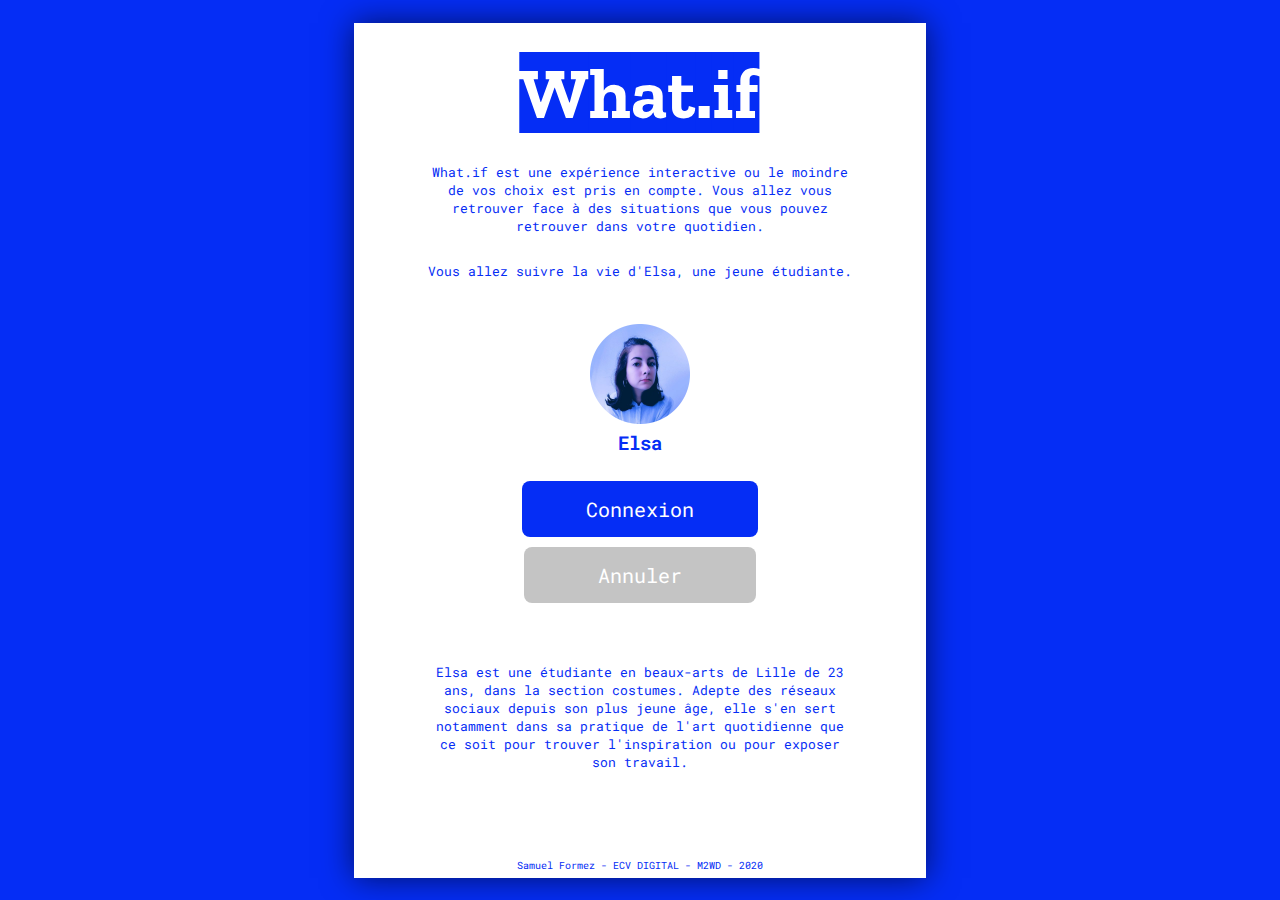
<file: What-if/index.html>
<!DOCTYPE html>
<html lang="en">
<head>
    <meta charset="UTF-8">
    <meta name="viewport" content="width=device-width, initial-scale=1.0">
    <title>What.If</title>
    <link href="https://fonts.googleapis.com/css2?family=Zilla+Slab+Highlight&display=swap" rel="stylesheet">
    <link href="https://fonts.googleapis.com/css2?family=Roboto+Mono:wght@500&display=swap" rel="stylesheet">
    <link rel="stylesheet" href="css/login.css">
</head>
<body>
    <section id="login">
        <div id="first">
            <h1>What.if</h1>
            <p>
                What.if est une expérience interactive ou le moindre de vos choix est pris en compte.
                Vous allez vous retrouver face à des situations que vous pouvez retrouver dans votre quotidien.
            </p>
            <p>
                Vous allez suivre la vie d'Elsa, une jeune étudiante.
            </p>
        </div>

        <div id="second">
            <img src="images/elsa-rounded.png" />
            <h3>Elsa</h3>
            <div id="button_group_second">
                <a id="connexion" href="socials.html">Connexion</a>
                <a id="cancel" href="#">Annuler</a>
            </div>
        </div>

        <div id="third">
            <p>
                Elsa est une étudiante en beaux-arts de Lille de 23 ans,
                dans la section costumes. Adepte des réseaux sociaux depuis son plus jeune âge,
                elle s'en sert notamment dans sa pratique de l'art quotidienne que ce soit pour trouver l'inspiration ou pour exposer son travail.
            </p>
            <p>
                Samuel Formez - ECV DIGITAL - M2WD - 2020
            </p>
        </div>
    </section>
</body>
</html>
</file>
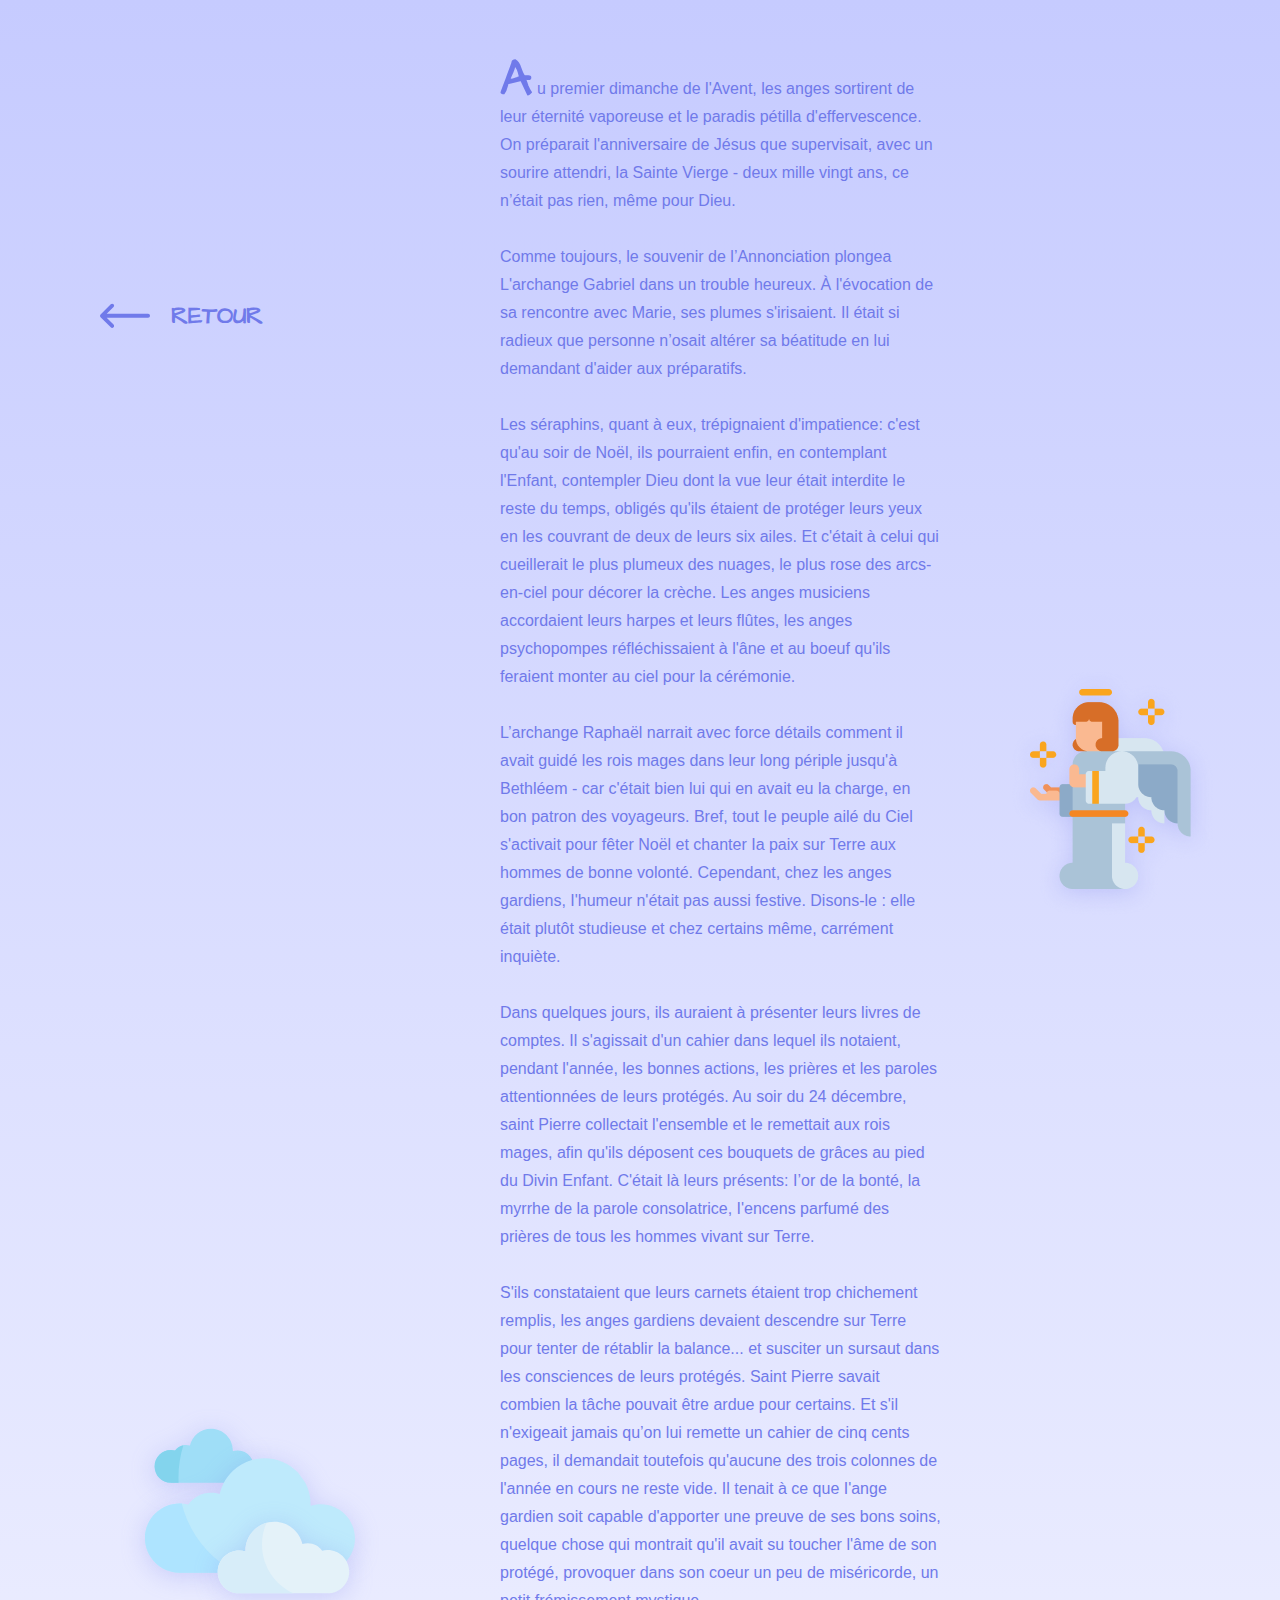
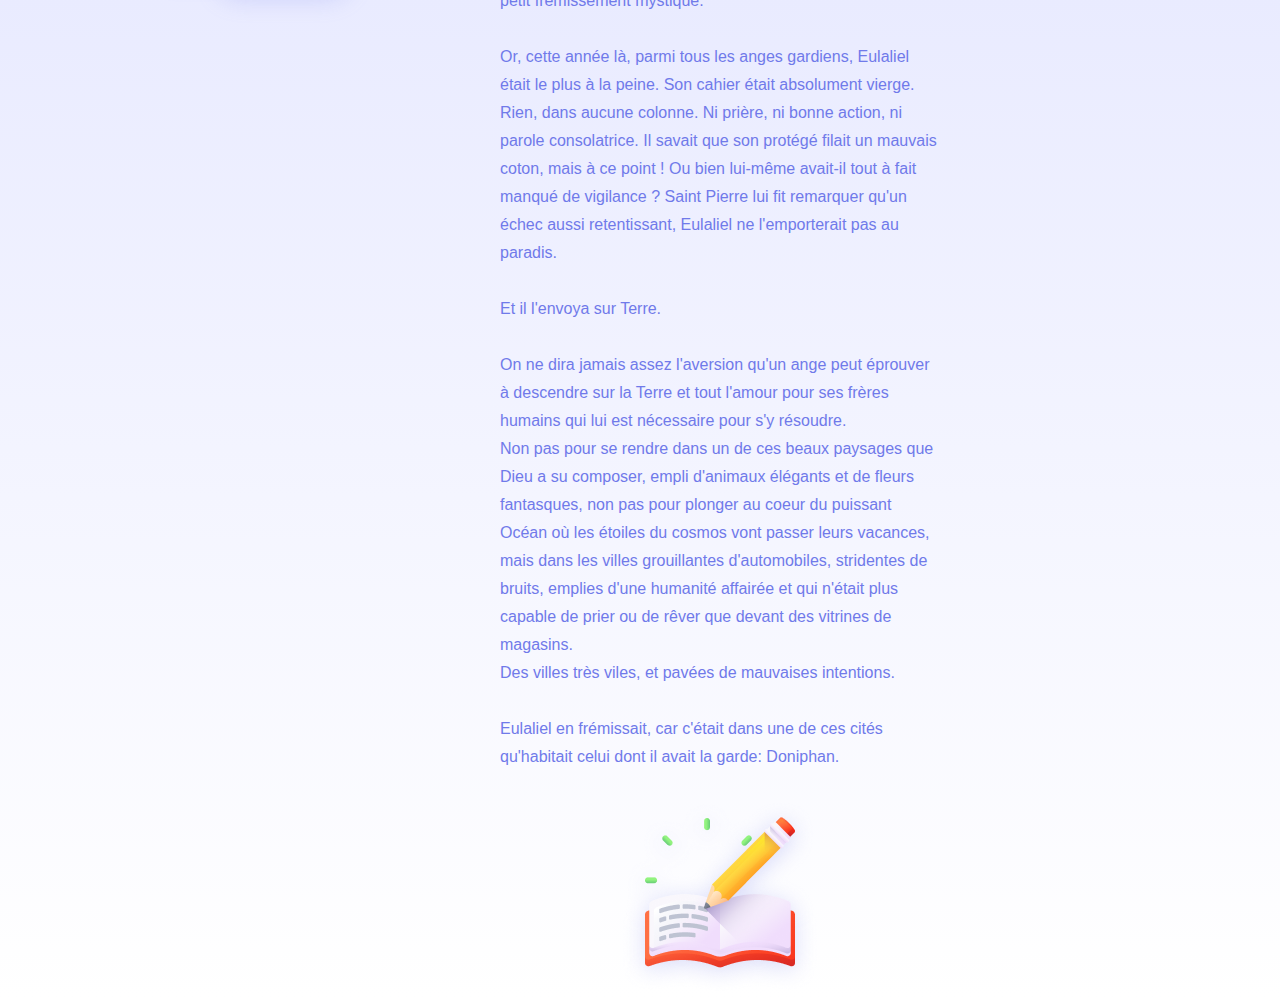
<file: Conte-de-noel/conte-semaine-1.html>
<!DOCTYPE html>
<html lang="fr">
<head>
    <meta charset="UTF-8">
    <meta name="viewport" content="width=device-width, initial-scale=1.0">
    <title>Conte - Semaine 1</title>
    <link rel="icon" type="image/png" href="favicon.png" />
    <link href="main-conte.css" rel="stylesheet">
    <link href="https://fonts.googleapis.com/css2?family=Architects+Daughter&display=swap" rel="stylesheet">
</head>
<body>
    <div class="column-d">
        <div class="return-arrow">
            <svg width="50" height="50" viewBox="0 0 75 37" fill="none" xmlns="http://www.w3.org/2000/svg">
                <path d="M72.0703 15.2343H10.0257L20.3037 5.00623C21.4505 3.86483 21.4549 2.0099 20.3135 0.863075C19.1721 -0.283897 17.317 -0.288144 16.1702 0.853115L0.861969 16.0875C0.860944 16.0884 0.860211 16.0894 0.859332 16.0903C-0.284563 17.2317 -0.288226 19.0926 0.859039 20.2378C0.860065 20.2387 0.860797 20.2397 0.861676 20.2406L16.1699 35.475C17.3165 36.6161 19.1716 36.6121 20.3132 35.465C21.4546 34.3182 21.4502 32.4632 20.3034 31.3218L10.0257 21.0937H72.0703C73.6884 21.0937 75 19.7821 75 18.164C75 16.546 73.6884 15.2343 72.0703 15.2343Z" fill="#707AEA"/>
            </svg>
            <input id="return-home" type="button" value="retour"onclick="history.back()">
        </div>
        <div class="espacement-cloud-before"></div>
        <div class="cloud">
        <svg width="260" height="216" viewBox="0 0 260 216" fill="none" xmlns="http://www.w3.org/2000/svg">
            <g filter="url(#filter0_d)">
            <path d="M88.9715 75.7282H104.662C110.523 64.9755 120.54 56.8224 132.562 53.4333C130.144 47.5606 124.368 43.4267 117.625 43.4267C115.939 43.4267 114.315 43.6863 112.789 44.1641C112.797 43.9189 112.808 43.674 112.808 43.4267C112.808 31.432 103.081 21.7063 91.0858 21.7063C80.7404 21.7063 72.0918 28.9382 69.9045 38.6208C68.6051 38.1877 67.2188 37.9506 65.7746 37.9506C61.3309 37.9506 57.4082 40.1753 55.0559 43.571C53.7434 43.2327 52.3653 43.0493 50.9466 43.0493C41.9231 43.0493 34.6083 50.3645 34.6083 59.3884C34.6083 68.4106 41.9235 75.7274 50.9466 75.7274H77.0683" fill="#9FDEF7"/>
            <path d="M58.4746 70.3781C58.4746 59.1554 60.2006 48.3371 63.3961 38.1693C59.95 38.8054 56.9788 40.7971 55.0564 43.5715C53.7439 43.2331 52.3657 43.0497 50.947 43.0497C41.9235 43.0497 34.6088 50.3649 34.6088 59.3888C34.6088 68.411 41.9239 75.7278 50.947 75.7278H58.6079C58.521 73.9551 58.4746 72.1722 58.4746 70.3781Z" fill="#83D4ED"/>
            </g>
            <g filter="url(#filter1_d)">
            <path d="M178.209 65.8385C169.814 56.8589 157.862 51.2459 144.6 51.2459C122.694 51.2459 104.377 66.5633 99.7443 87.0691C96.9946 86.152 94.0575 85.6475 91.0005 85.6475C81.5887 85.6475 73.2834 90.3602 68.302 97.5511C65.5215 96.8329 62.6057 96.447 59.6001 96.447C40.4908 96.447 25 111.938 25 131.047C25 150.155 40.4908 165.648 59.6001 165.648H97.7493C97.8297 153.887 107.383 144.378 119.162 144.378C121.396 144.378 123.549 144.721 125.574 145.355C125.565 145.031 125.55 144.707 125.55 144.378C125.55 128.47 138.446 115.573 154.354 115.573C168.071 115.573 179.542 125.165 182.443 138.005C184.165 137.43 186.003 137.115 187.917 137.115C193.81 137.115 199.012 140.066 202.131 144.57C203.872 144.119 205.698 143.877 207.58 143.877C215.467 143.877 222.369 148.093 226.158 154.392C231.652 148.325 235 140.277 235 131.448C235 112.558 219.688 97.2476 200.799 97.2476C197.232 97.2476 193.793 97.7943 190.56 98.8074C190.577 98.2894 190.6 97.7701 190.6 97.2476C190.6 89.5235 188.696 82.2444 185.331 75.8525" fill="#BEEAFC"/>
            <path d="M61.6853 96.5109C60.9955 96.4691 60.3006 96.4465 59.6001 96.4465C40.4908 96.4461 25 111.937 25 131.047C25 150.155 40.4908 165.648 59.6001 165.648H97.7493C97.7743 161.957 98.7337 158.489 100.401 155.467C81.5378 140.95 67.6404 120.306 61.6853 96.5109Z" fill="#AEE4FF"/>
            </g>
            <g filter="url(#filter2_d)">
            <path d="M207.58 142.962C205.698 142.962 203.872 143.203 202.132 143.654C199.013 139.15 193.811 136.199 187.918 136.199C186.003 136.199 184.165 136.515 182.444 137.089C179.542 124.249 168.072 114.658 154.355 114.658C138.446 114.658 125.55 127.554 125.55 143.463C125.55 143.791 125.565 144.116 125.574 144.44C123.55 143.805 121.396 143.463 119.162 143.463C107.336 143.463 97.7473 153.05 97.7473 164.88C97.7473 176.707 107.336 186.294 119.162 186.294H183.282H195.182H207.581C219.547 186.294 229.248 176.593 229.248 164.628C229.248 152.662 219.546 142.962 207.58 142.962Z" fill="#E4F2F9"/>
            <path d="M142.001 137.439C142.001 129.708 143.641 122.362 146.588 115.724C134.454 119.115 125.549 130.245 125.549 143.462C125.549 143.79 125.564 144.115 125.574 144.439C123.549 143.805 121.395 143.462 119.162 143.462C107.335 143.462 97.7464 153.049 97.7464 164.879C97.7464 176.706 107.335 186.293 119.162 186.293H173.58C154.963 177.904 142.001 159.185 142.001 137.439Z" fill="#D7EDF9"/>
            </g>
            <defs>
            <filter id="filter0_d" x="9.60834" y="0.706345" width="147.954" height="104.022" filterUnits="userSpaceOnUse" color-interpolation-filters="sRGB">
            <feFlood flood-opacity="0" result="BackgroundImageFix"/>
            <feColorMatrix in="SourceAlpha" type="matrix" values="0 0 0 0 0 0 0 0 0 0 0 0 0 0 0 0 0 0 127 0"/>
            <feOffset dy="4"/>
            <feGaussianBlur stdDeviation="12.5"/>
            <feColorMatrix type="matrix" values="0 0 0 0 0.439216 0 0 0 0 0.478431 0 0 0 0 0.917647 0 0 0 0.25 0"/>
            <feBlend mode="normal" in2="BackgroundImageFix" result="effect1_dropShadow"/>
            <feBlend mode="normal" in="SourceGraphic" in2="effect1_dropShadow" result="shape"/>
            </filter>
            <filter id="filter1_d" x="0" y="30.2459" width="260" height="164.402" filterUnits="userSpaceOnUse" color-interpolation-filters="sRGB">
            <feFlood flood-opacity="0" result="BackgroundImageFix"/>
            <feColorMatrix in="SourceAlpha" type="matrix" values="0 0 0 0 0 0 0 0 0 0 0 0 0 0 0 0 0 0 127 0"/>
            <feOffset dy="4"/>
            <feGaussianBlur stdDeviation="12.5"/>
            <feColorMatrix type="matrix" values="0 0 0 0 0.439216 0 0 0 0 0.478431 0 0 0 0 0.917647 0 0 0 0.25 0"/>
            <feBlend mode="normal" in2="BackgroundImageFix" result="effect1_dropShadow"/>
            <feBlend mode="normal" in="SourceGraphic" in2="effect1_dropShadow" result="shape"/>
            </filter>
            <filter id="filter2_d" x="72.7464" y="93.6575" width="181.502" height="121.637" filterUnits="userSpaceOnUse" color-interpolation-filters="sRGB">
            <feFlood flood-opacity="0" result="BackgroundImageFix"/>
            <feColorMatrix in="SourceAlpha" type="matrix" values="0 0 0 0 0 0 0 0 0 0 0 0 0 0 0 0 0 0 127 0"/>
            <feOffset dy="4"/>
            <feGaussianBlur stdDeviation="12.5"/>
            <feColorMatrix type="matrix" values="0 0 0 0 0.439216 0 0 0 0 0.478431 0 0 0 0 0.917647 0 0 0 0.25 0"/>
            <feBlend mode="normal" in2="BackgroundImageFix" result="effect1_dropShadow"/>
            <feBlend mode="normal" in="SourceGraphic" in2="effect1_dropShadow" result="shape"/>
            </filter>
            </defs>
        </svg>
        </div>
        <div class="espacement-cloud-after"></div>            
    </div>
    <div class="container">
        <p class="conte">
           <span class="lettre">A</span>u premier dimanche de l'Avent, les anges sortirent de leur éternité vaporeuse et le paradis pétilla d'effervescence. 
                On préparait l'anniversaire de Jésus que supervisait, avec un sourire attendri, la Sainte Vierge - deux mille vingt ans, ce n’était pas rien, même pour Dieu. 
                <br>
                <br>
                Comme toujours, le souvenir de l’Annonciation plongea L'archange Gabriel dans un trouble heureux. 
                À l'évocation de sa rencontre avec Marie, ses plumes s'irisaient. 
                Il était si radieux que personne n’osait altérer sa béatitude en lui demandant d'aider aux préparatifs. 
                <br><br>
                Les séraphins, quant à eux, trépignaient d'impatience: c'est qu'au soir de Noël, ils pourraient enfin, en contemplant l'Enfant, contempler Dieu dont la vue leur était interdite le reste du temps, obligés qu'ils étaient de protéger leurs yeux en les couvrant de deux de leurs six ailes.
                Et c'était à celui qui cueillerait le plus plumeux des nuages, le plus rose des arcs-en-ciel pour décorer la crèche. 
                Les anges musiciens accordaient leurs harpes et leurs flûtes, les anges psychopompes réfléchissaient à l'âne et au boeuf qu'ils feraient monter au ciel pour la cérémonie. 
                <br><br>
                L’archange Raphaël narrait avec force détails comment il avait guidé les rois mages dans leur long périple jusqu'à Bethléem - car c'était bien lui qui en avait eu la charge, en bon patron des voyageurs. Bref, tout Ie peuple ailé du Ciel s'activait pour fêter Noël et chanter Ia paix sur Terre aux hommes de bonne volonté.
                Cependant, chez les anges gardiens, I'humeur n'était pas aussi festive. Disons-le : elle était plutôt studieuse et chez certains même, carrément inquiète. 
                <br><br>
                Dans quelques jours, ils auraient à présenter leurs livres de comptes. 
                Il s'agissait d'un cahier dans lequel ils notaient, pendant l'année, les bonnes actions, les prières et les paroles attentionnées de leurs protégés.
                Au soir du 24 décembre, saint Pierre collectait l'ensemble et le remettait aux rois mages, afin qu'ils déposent ces bouquets de grâces au pied du Divin Enfant.
                C'était là leurs présents: I’or de la bonté, la myrrhe de la parole consolatrice, I'encens parfumé des prières de tous les hommes vivant sur Terre.
                <br><br>
                S'ils constataient que leurs carnets étaient trop chichement remplis, les anges gardiens devaient descendre sur Terre pour tenter de rétablir la balance... et susciter un sursaut dans les consciences de leurs protégés. 
                Saint Pierre savait combien la tâche pouvait être ardue pour certains. 
                Et s'il n'exigeait jamais qu’on lui remette un cahier de cinq cents pages, il demandait toutefois qu'aucune des trois colonnes de l'année en cours ne reste vide.
                Il tenait à ce que I'ange gardien soit capable d'apporter une preuve de ses bons soins, quelque chose qui montrait qu'il avait su toucher l'âme de son protégé, provoquer dans son coeur un peu de miséricorde, un petit frémissement mystique.
                <br><br>
                Or, cette année là, parmi tous les anges gardiens, Eulaliel était le plus à la peine. 
                Son cahier était absolument vierge. Rien, dans aucune colonne. Ni prière, ni bonne action, ni parole consolatrice. Il savait que son protégé filait un mauvais coton, mais à ce point ! 
                Ou bien lui-même avait-il tout à fait manqué de vigilance ? 
                Saint Pierre lui fit remarquer qu'un échec aussi retentissant, Eulaliel ne l'emporterait pas au paradis. 
                <br><br>
                Et il l'envoya sur Terre.
                <br><br>
                On ne dira jamais assez l'aversion qu'un ange peut éprouver à descendre sur la Terre et tout l'amour pour ses frères humains qui lui est nécessaire pour s'y résoudre.
                <br>
                Non pas pour se rendre dans un de ces beaux paysages que Dieu a su composer, empli d'animaux élégants et de fleurs fantasques, non pas pour plonger au coeur du puissant Océan où les étoiles du cosmos vont passer leurs vacances, mais dans les villes grouillantes d'automobiles, stridentes de bruits, emplies d'une humanité affairée et qui n'était plus capable de prier ou de rêver que devant des vitrines de magasins.
                <br>
                Des villes très viles, et pavées de mauvaises intentions. 
                <br><br>
                Eulaliel en frémissait, car c'était dans une de ces cités qu'habitait celui dont il avait la garde: Doniphan.
        </p>
        <div class="book">
            <img src="./book.png" alt="book">
        </div>
    </div>
    <div class="bloc-gauche">
        <div class="espacement-start"></div>
        <div class="angel">
            <img src="./angel.png" alt="angel">
        </div>
        <div class="espacement-mid"></div> 
        <div class="espacement-end"></div>             
    </div>
</body>
</html>
</file>
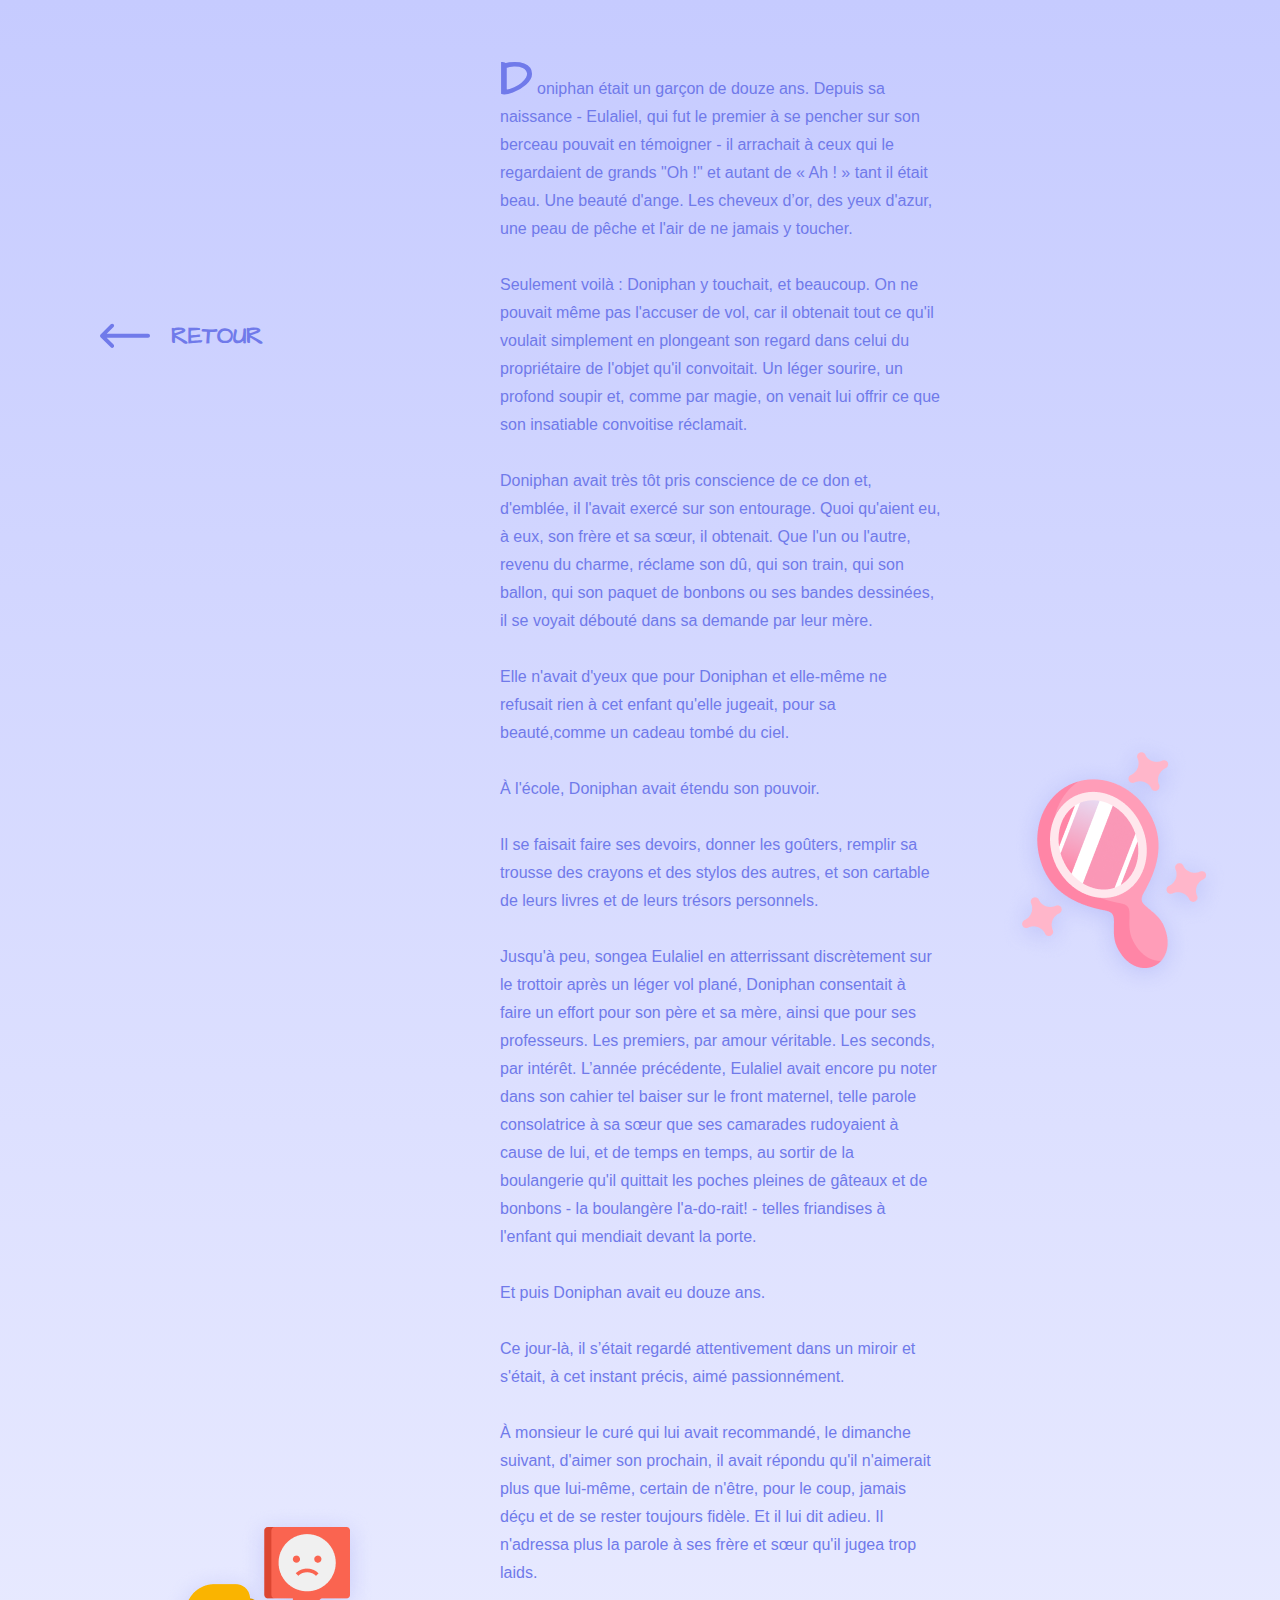
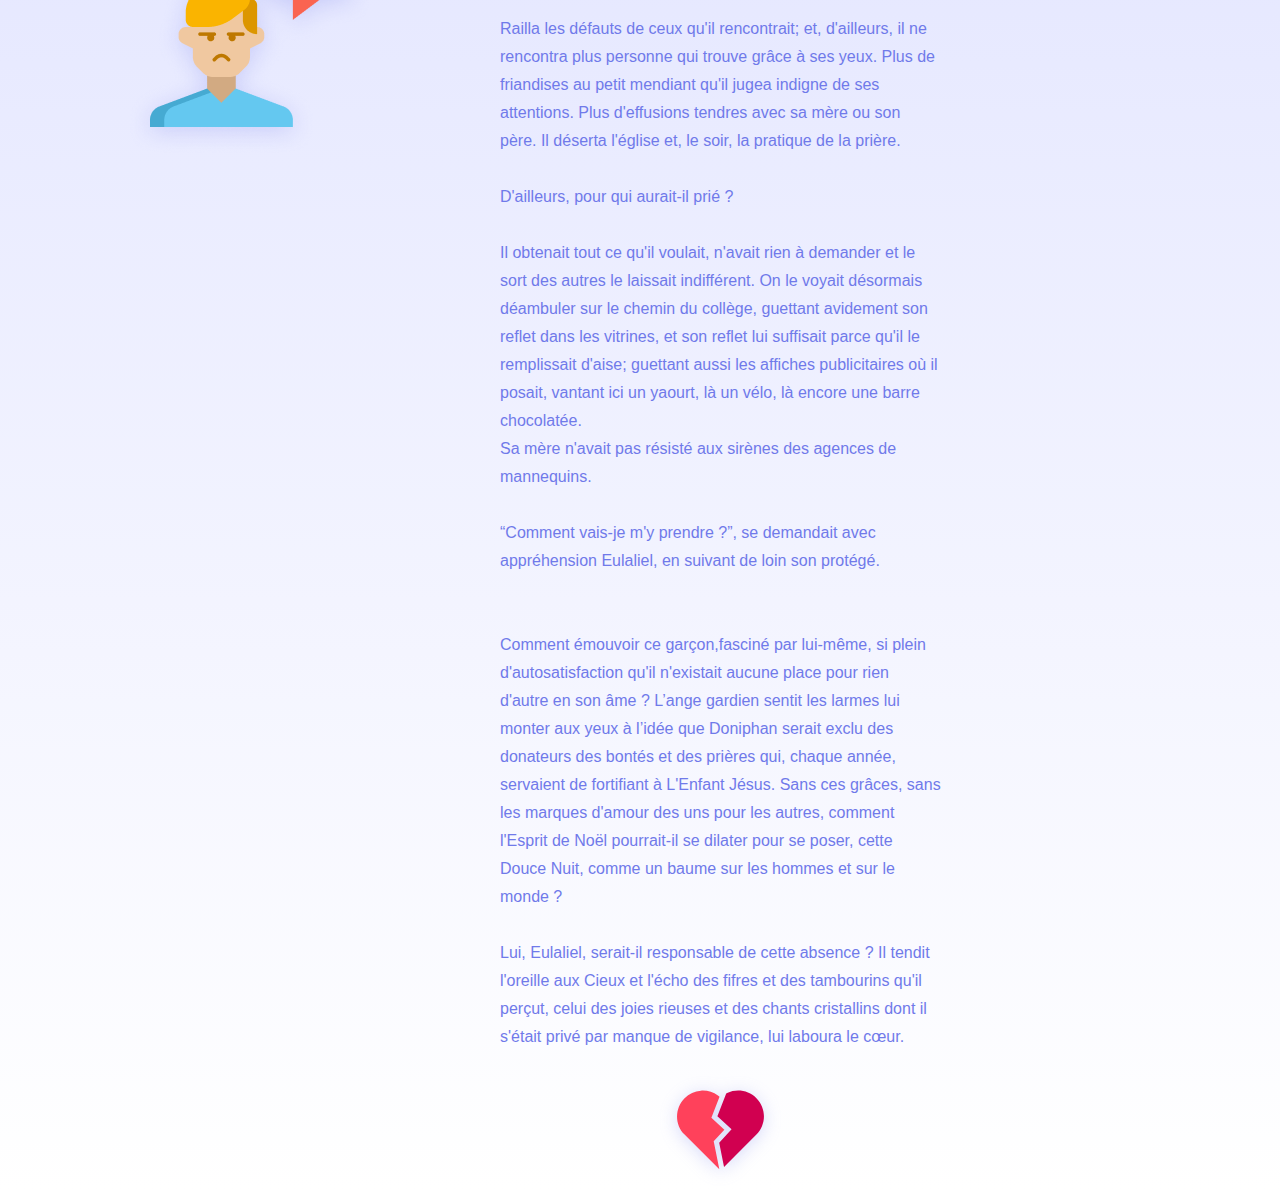
<file: Conte-de-noel/conte-semaine-2.html>
<!DOCTYPE html>
<html lang="fr">
<head>
    <meta charset="UTF-8">
    <meta name="viewport" content="width=device-width, initial-scale=1.0">
    <title>Conte - Semaine 2</title>
    <link rel="icon" type="image/png" href="favicon.png" />
    <link href="main-conte.css" rel="stylesheet">
    <link href="https://fonts.googleapis.com/css2?family=Architects+Daughter&display=swap" rel="stylesheet">
</head>
<body>
    <div class="column-d">
        <div class="return-arrow">
            <svg width="50" height="50" viewBox="0 0 75 37" fill="none" xmlns="http://www.w3.org/2000/svg">
                <path d="M72.0703 15.2343H10.0257L20.3037 5.00623C21.4505 3.86483 21.4549 2.0099 20.3135 0.863075C19.1721 -0.283897 17.317 -0.288144 16.1702 0.853115L0.861969 16.0875C0.860944 16.0884 0.860211 16.0894 0.859332 16.0903C-0.284563 17.2317 -0.288226 19.0926 0.859039 20.2378C0.860065 20.2387 0.860797 20.2397 0.861676 20.2406L16.1699 35.475C17.3165 36.6161 19.1716 36.6121 20.3132 35.465C21.4546 34.3182 21.4502 32.4632 20.3034 31.3218L10.0257 21.0937H72.0703C73.6884 21.0937 75 19.7821 75 18.164C75 16.546 73.6884 15.2343 72.0703 15.2343Z" fill="#707AEA"/>
            </svg>
            <input id="return-home" type="button" value="retour"onclick="history.back()">
        </div>
        <div class="espacement-cloud-before"></div>
        <div class="cloud">
            <img src="grumpy.png" alt="grumpy">
        </div>
        <div class="espacement-cloud-after"></div>            
    </div>
    <div class="container">
        <p class="conte">
           <span class="lettre">D</span>oniphan était un garçon de douze ans. Depuis sa naissance - Eulaliel, qui fut le
           premier à se pencher sur son berceau pouvait en témoigner - il arrachait à ceux qui
           le regardaient de grands "Oh !" et autant de « Ah ! » tant il était beau. Une beauté d'ange. Les cheveux d’or, des yeux d'azur, une peau de pêche et l'air de ne jamais y toucher. 
           <br><br>
           Seulement voilà : Doniphan y touchait, et beaucoup. On ne pouvait même pas l'accuser de vol, car il obtenait tout ce qu'il voulait simplement en plongeant son regard dans celui du propriétaire de l'objet qu'il convoitait. Un léger sourire, un profond soupir et, comme par magie, on venait lui offrir ce que son insatiable convoitise réclamait. 
            <br><br>
            Doniphan avait très tôt pris conscience de ce don et, d'emblée, il l'avait exercé sur son entourage. Quoi qu'aient eu, à eux, son frère et sa sœur, il obtenait. Que l'un ou l'autre, revenu du charme, réclame son dû, qui son train, qui son ballon, qui son paquet de bonbons ou ses bandes dessinées, il se voyait débouté dans sa demande par leur mère. 
            <br><br>
            Elle n'avait d'yeux que pour Doniphan et elle-même ne refusait rien à cet enfant qu'elle jugeait, pour sa beauté,comme un cadeau tombé du ciel.
            <br><br>
            À l'école, Doniphan avait étendu son pouvoir.
            <br><br>
            Il se faisait faire ses devoirs, donner les goûters, remplir sa trousse des crayons et des stylos des autres, et son cartable de leurs livres et de leurs trésors personnels. 
            <br><br>
            Jusqu'à peu, songea Eulaliel en atterrissant discrètement sur le trottoir après un léger vol plané, Doniphan consentait à faire un effort pour son père et sa mère, ainsi que pour ses professeurs. Les premiers, par amour véritable. Les seconds, par intérêt. L’année précédente, Eulaliel avait encore pu noter dans son cahier tel baiser sur le front maternel, telle parole consolatrice à sa sœur que ses camarades rudoyaient à cause de lui, et de temps en temps, au sortir de la boulangerie qu'il quittait les poches pleines de gâteaux et de bonbons - la boulangère l'a-do-rait! - telles friandises à l'enfant qui mendiait devant la porte. 
            <br><br>
            Et puis Doniphan avait eu douze ans. 
            <br><br>
            Ce jour-là, il s’était regardé attentivement dans un miroir et s'était, à cet instant précis, aimé passionnément. 
            <br><br>
            À monsieur le curé qui lui avait recommandé, le dimanche suivant, d'aimer son prochain, il avait répondu qu'il n'aimerait plus que lui-même, certain de n'être, pour le coup, jamais déçu et de se rester toujours fidèle. Et il lui dit adieu. Il n'adressa plus la parole à ses frère et sœur qu'il jugea trop laids.
            <br><br>
            Railla les défauts de ceux qu'il rencontrait; et, d'ailleurs, il ne rencontra plus personne qui trouve grâce à ses yeux. Plus de friandises au petit mendiant qu'il jugea indigne de ses attentions. Plus d'effusions tendres avec sa mère ou son père. Il déserta l'église et, le soir, la pratique de la prière. 
            <br><br>
            D'ailleurs, pour qui aurait-il prié ? 
            <br><br>
            Il obtenait tout ce qu'il voulait, n'avait rien à demander et le sort des autres le laissait indifférent. On le voyait désormais déambuler sur le chemin du collège, guettant avidement son reflet dans les vitrines, et son reflet lui suffisait parce qu'il le remplissait d'aise; guettant aussi les affiches publicitaires où il posait, vantant ici un yaourt, là un vélo, là encore une barre chocolatée.<br>
            Sa mère n'avait pas résisté aux sirènes des agences de mannequins. 
            <br><br>
            “Comment vais-je m'y prendre ?”, se demandait avec appréhension Eulaliel, en suivant de loin son protégé.<br>
            <br><br>
            Comment émouvoir ce garçon,fasciné par lui-même, si plein d'autosatisfaction qu'il n'existait aucune place pour rien d'autre en son âme ? L’ange gardien sentit les larmes lui monter aux yeux à l’idée que Doniphan serait exclu des donateurs des bontés et des prières qui, chaque année, servaient de fortifiant à L'Enfant Jésus. Sans ces grâces, sans les marques d'amour des uns pour les autres, comment l'Esprit de Noël pourrait-il se dilater pour se poser, cette Douce Nuit, comme un baume sur les hommes et sur le monde ? 
            <br><br>
            Lui, Eulaliel, serait-il responsable de cette absence ? Il tendit l'oreille aux Cieux et l'écho des fifres et des tambourins qu'il perçut, celui des joies rieuses et des chants cristallins dont il s'était privé par manque de vigilance, lui laboura le cœur.
        </p>
        <div class="heartbroken">
            <svg width="125" height="114" viewBox="0 0 175 164" fill="none" xmlns="http://www.w3.org/2000/svg">
                <g filter="url(#filter0_d)">
                <path d="M93.0682 77.1603L74.3899 60.0444L86.107 29.745L83.8344 28.0875C76.7744 22.9386 68.0634 20.4575 59.3056 21.0995C50.4535 21.7486 42.1179 25.5668 35.8344 31.8503C21.3885 46.2965 21.3885 69.8021 35.8344 84.248L85.8159 134.23L77.7028 93.9099L93.0682 77.1603Z" fill="#FF415B"/>
                <path d="M139.165 31.8503C128.092 20.7779 111.158 17.8623 97.026 24.5953L95.7104 25.2222L83.027 58.0219L103.422 76.7112L85.62 96.117L92.6012 130.812L139.166 84.2477C153.612 69.8023 153.611 46.2967 139.165 31.8503V31.8503Z" fill="#D10050"/>
                </g>
                <defs>
                <filter id="filter0_d" x="0" y="0" width="175" height="163.23" filterUnits="userSpaceOnUse" color-interpolation-filters="sRGB">
                <feFlood flood-opacity="0" result="BackgroundImageFix"/>
                <feColorMatrix in="SourceAlpha" type="matrix" values="0 0 0 0 0 0 0 0 0 0 0 0 0 0 0 0 0 0 127 0"/>
                <feOffset dy="4"/>
                <feGaussianBlur stdDeviation="12.5"/>
                <feColorMatrix type="matrix" values="0 0 0 0 0.439216 0 0 0 0 0.478431 0 0 0 0 0.917647 0 0 0 0.25 0"/>
                <feBlend mode="normal" in2="BackgroundImageFix" result="effect1_dropShadow"/>
                <feBlend mode="normal" in="SourceGraphic" in2="effect1_dropShadow" result="shape"/>
                </filter>
                </defs>
            </svg>
        </div>
    </div>
    <div class="bloc-gauche">
        <div class="espacement-start"></div>
        <div class="mirror">
        <img src="mirror.png" alt="mirroir">
        </div>
        <div class="espacement-mid"></div> 
        <div class="espacement-end"></div>             
    </div>
</body>
</html>
</file>
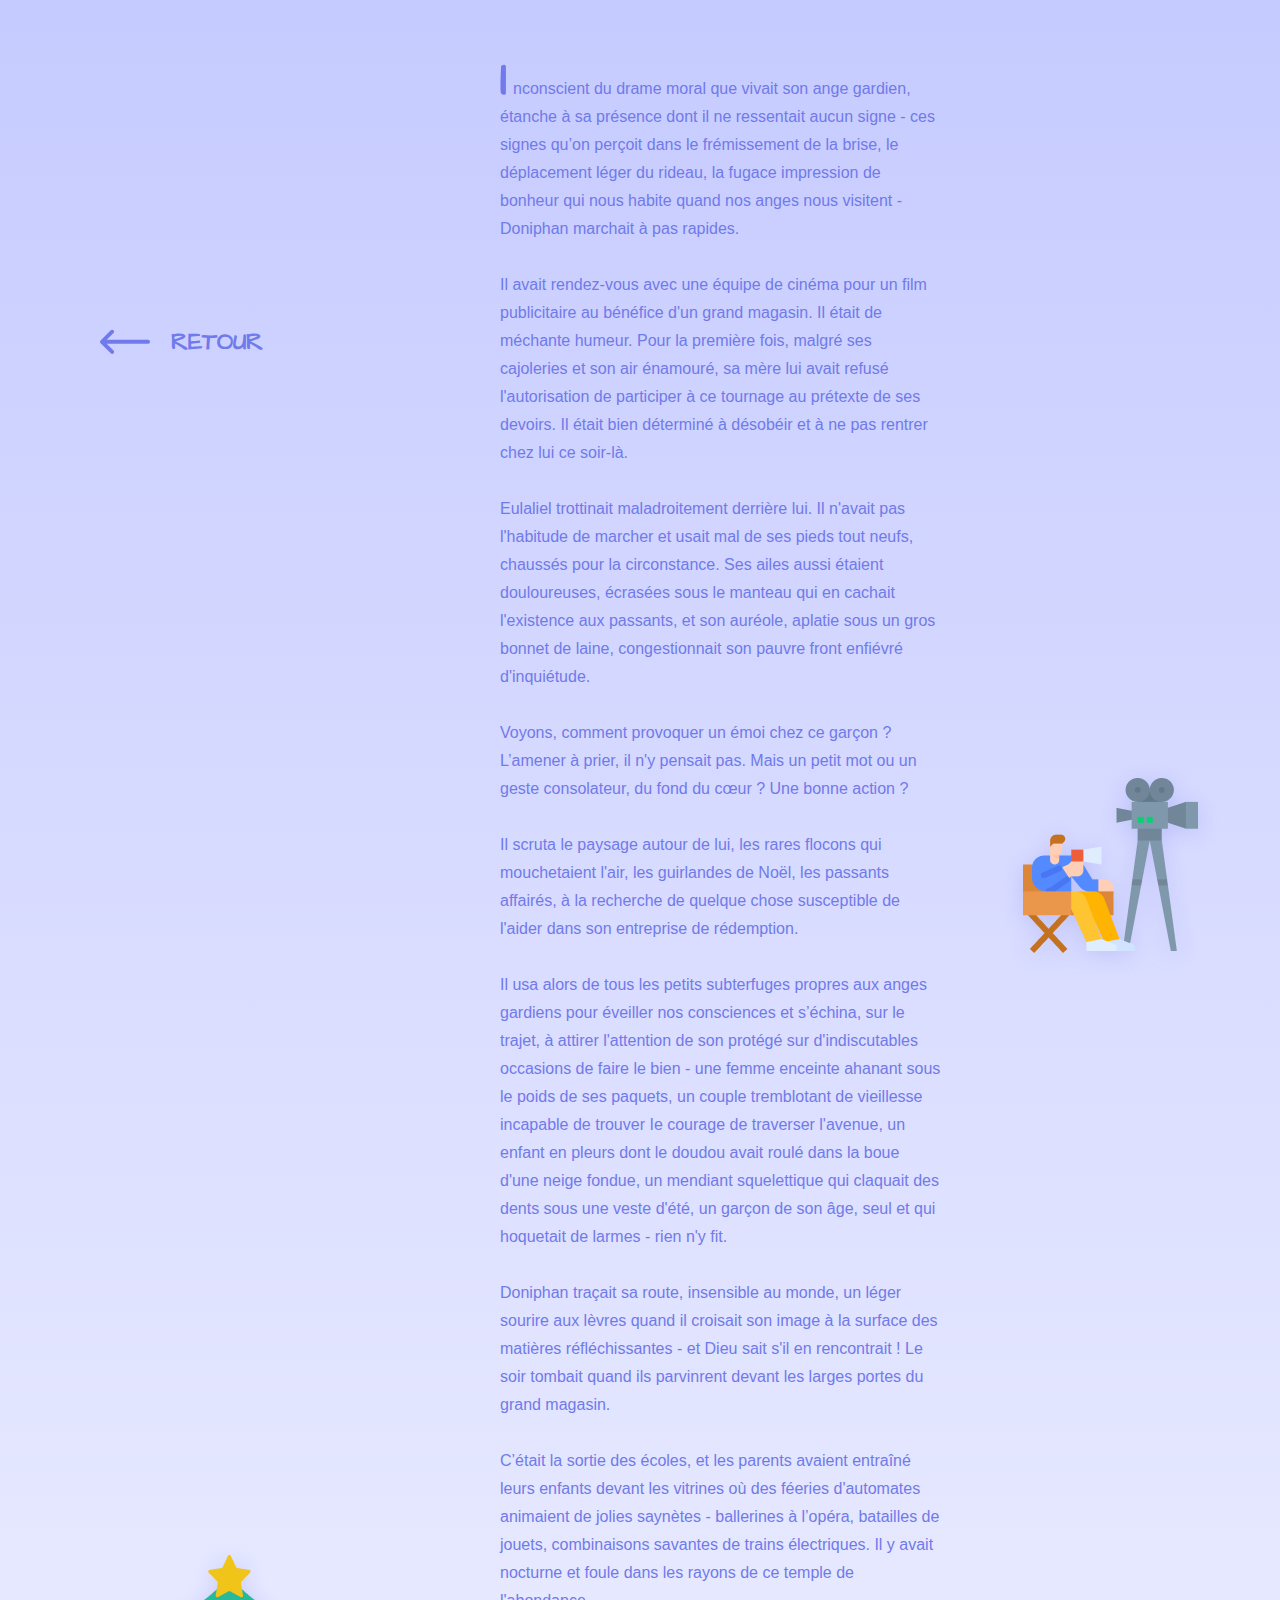
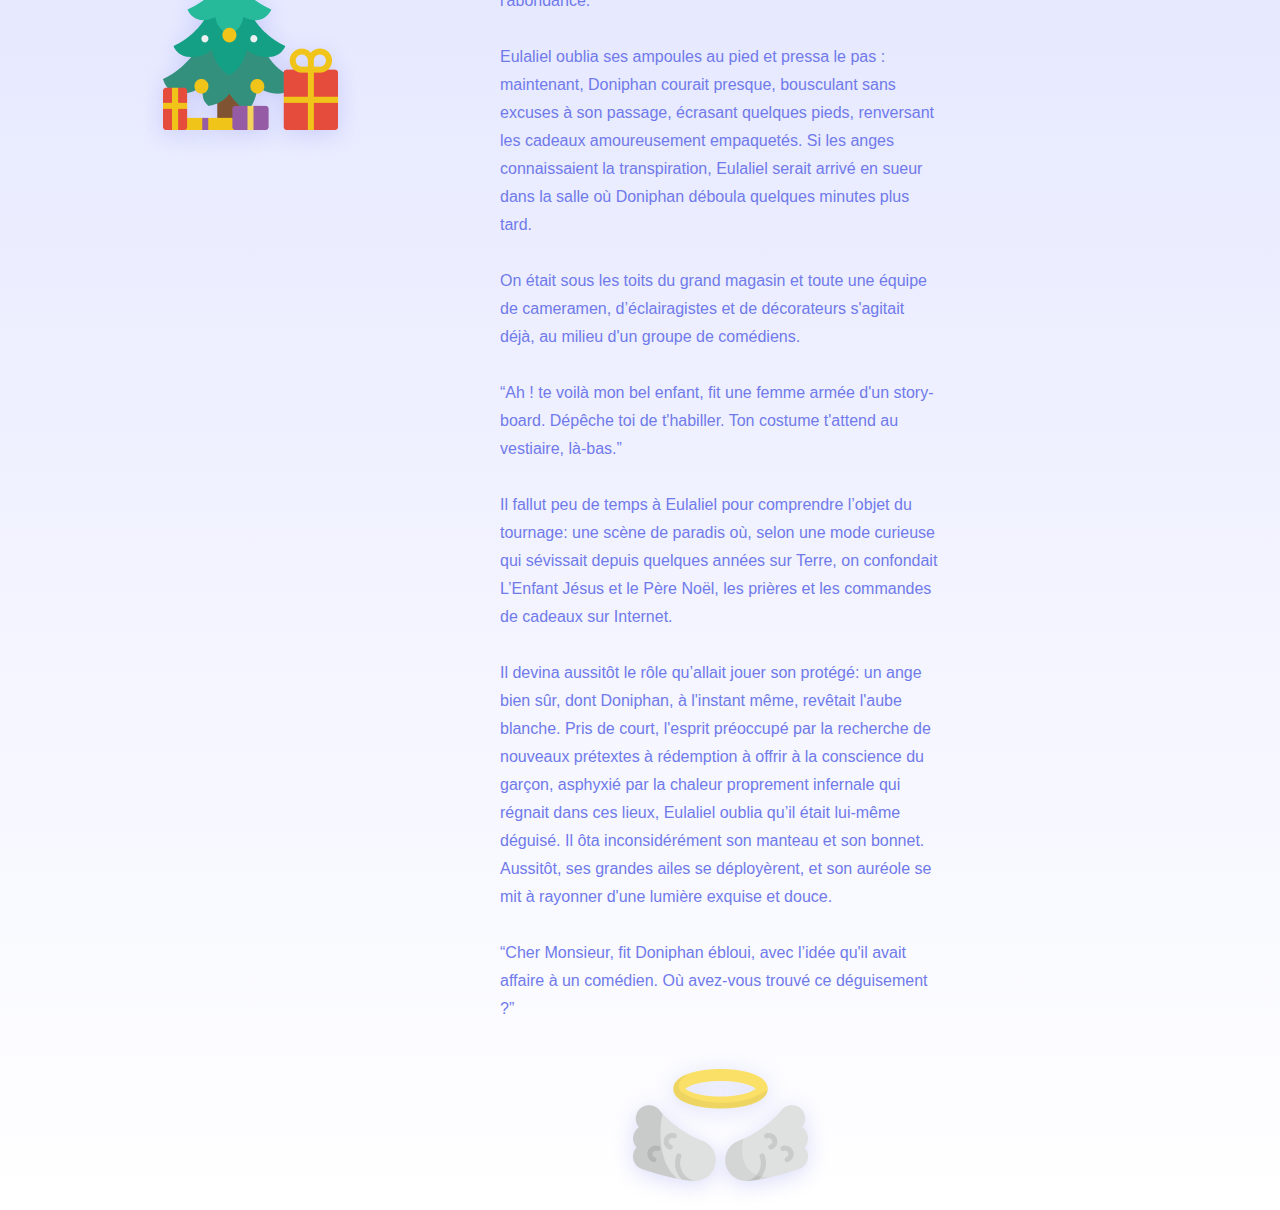
<file: Conte-de-noel/conte-semaine-3.html>
<!DOCTYPE html>
<html lang="fr">
<head>
    <meta charset="UTF-8">
    <meta name="viewport" content="width=device-width, initial-scale=1.0">
    <title>Conte - Semaine 3</title>
    <link rel="icon" type="image/png" href="favicon.png" />
    <link href="main-conte.css" rel="stylesheet">
    <link href="https://fonts.googleapis.com/css2?family=Architects+Daughter&display=swap" rel="stylesheet">
</head>
<body>
    <div class="column-d">
        <div class="return-arrow">
            <svg width="50" height="50" viewBox="0 0 75 37" fill="none" xmlns="http://www.w3.org/2000/svg">
                <path d="M72.0703 15.2343H10.0257L20.3037 5.00623C21.4505 3.86483 21.4549 2.0099 20.3135 0.863075C19.1721 -0.283897 17.317 -0.288144 16.1702 0.853115L0.861969 16.0875C0.860944 16.0884 0.860211 16.0894 0.859332 16.0903C-0.284563 17.2317 -0.288226 19.0926 0.859039 20.2378C0.860065 20.2387 0.860797 20.2397 0.861676 20.2406L16.1699 35.475C17.3165 36.6161 19.1716 36.6121 20.3132 35.465C21.4546 34.3182 21.4502 32.4632 20.3034 31.3218L10.0257 21.0937H72.0703C73.6884 21.0937 75 19.7821 75 18.164C75 16.546 73.6884 15.2343 72.0703 15.2343Z" fill="#707AEA"/>
            </svg>
            <input id="return-home" type="button" value="retour"onclick="history.back()">
        </div>
        <div class="espacement-cloud-before"></div>
        <div class="cloud">
            <img src="christmas.png" alt="christmas">
        </div>
        <div class="espacement-cloud-after"></div>            
    </div>
    <div class="container">
        <p class="conte">
           <span class="lettre">I</span>nconscient du drame moral que vivait son ange gardien, étanche à sa présence dont il ne ressentait aucun signe - ces signes qu’on perçoit dans le frémissement de la brise, le déplacement léger du rideau, la fugace impression de bonheur qui nous habite quand nos anges nous visitent - Doniphan marchait à pas rapides. 
           <br><br>
           Il avait rendez-vous avec une équipe de cinéma pour un film publicitaire au bénéfice d'un grand magasin. Il était de méchante humeur. Pour la première fois, malgré ses cajoleries et son air énamouré, sa mère lui avait refusé l'autorisation de participer à ce tournage au prétexte de ses devoirs.
           Il était bien déterminé à désobéir et à ne pas rentrer chez lui ce soir-là.
           <br><br>
           Eulaliel trottinait maladroitement derrière lui. Il n'avait pas l'habitude de marcher et usait mal de ses pieds tout neufs, chaussés pour la circonstance. Ses ailes aussi étaient douloureuses, écrasées sous le manteau qui en cachait l'existence aux passants, et son auréole, aplatie sous un gros bonnet de laine, congestionnait son pauvre front enfiévré d'inquiétude. 
           <br><br>
           Voyons, comment provoquer un émoi chez ce garçon ? 
           L’amener à prier, il n'y pensait pas. 
           Mais un petit mot ou un geste consolateur, du fond du cœur ? 
           Une bonne action ? 
           <br><br>
           Il scruta le paysage autour de lui, les rares flocons qui mouchetaient l'air, les guirlandes de Noël, les passants affairés, à la recherche de quelque chose susceptible de l'aider dans son entreprise de rédemption. 
           <br><br>
           Il usa alors de tous les petits subterfuges propres aux anges gardiens pour éveiller nos consciences et s’échina, sur le trajet, à attirer l'attention de son protégé sur d'indiscutables occasions de faire le bien - une femme enceinte ahanant sous le poids de ses paquets, un couple tremblotant de vieillesse incapable de trouver Ie courage de traverser l'avenue, un enfant en pleurs dont le doudou avait roulé dans la boue d'une neige fondue, un mendiant squelettique qui claquait des dents sous une veste d'été, un garçon de son âge, seul et qui hoquetait de larmes - rien n'y fit. 
           <br><br>
           Doniphan traçait sa route, insensible au monde, un léger sourire aux lèvres quand il croisait son image à la surface des matières réfléchissantes - et Dieu sait s'il en rencontrait ! Le soir tombait quand ils parvinrent devant les larges portes du grand magasin.
           <br><br>
           C’était la sortie des écoles, et les parents avaient entraîné leurs enfants devant les vitrines où des féeries d'automates animaient de jolies saynètes - ballerines à l’opéra, batailles de jouets, combinaisons savantes de trains électriques. Il y avait nocturne et foule dans les rayons de ce temple de l'abondance. 
           <br><br>
           Eulaliel oublia ses ampoules au pied et pressa le pas : maintenant, Doniphan courait presque, bousculant sans excuses à son passage, écrasant quelques pieds, renversant les cadeaux amoureusement empaquetés. Si les anges connaissaient la transpiration, Eulaliel serait arrivé en sueur dans la salle où Doniphan déboula quelques minutes plus tard. 
           <br><br>
           On était sous les toits du grand magasin et toute une équipe de cameramen, d’éclairagistes et de décorateurs s'agitait déjà, au milieu d'un groupe de comédiens. 
           <br><br>
           “Ah ! te voilà mon bel enfant, fit une femme armée d'un story-board. Dépêche toi de t'habiller. Ton costume t'attend au vestiaire, là-bas.” 
           <br><br>
           Il fallut peu de temps à Eulaliel pour comprendre l’objet du tournage: une scène de paradis où, selon une mode curieuse qui sévissait depuis quelques années sur Terre, on confondait L’Enfant Jésus et le Père Noël, les prières et les commandes de cadeaux sur Internet. 
           <br><br>
           Il devina aussitôt le rôle qu’allait jouer son protégé: un ange bien sûr, dont Doniphan, à l'instant même, revêtait l'aube blanche. Pris de court, l'esprit préoccupé par la recherche de nouveaux prétextes à rédemption à offrir à la conscience du garçon, asphyxié par la chaleur proprement infernale qui régnait dans ces lieux, Eulaliel oublia qu’il était lui-même déguisé. Il ôta inconsidérément son manteau et son bonnet. Aussitôt, ses grandes ailes se déployèrent, et son auréole se mit à rayonner d'une lumière exquise et douce. 
           <br><br>
           “Cher Monsieur, fit Doniphan ébloui, avec l’idée qu'il avait affaire à un comédien. Où avez-vous trouvé ce déguisement ?”
           
                
        </p>
        <div class="book">
            <img src="./desguise.png" alt="desguise">
        </div>
    </div>
    <div class="bloc-gauche">
        <div class="espacement-start"></div>
        <div class="angel">
            <img src="./camerateam.png" alt="camerateam">
        </div>
        <div class="espacement-mid"></div> 
        <div class="espacement-end"></div>             
    </div>
</body>
</html>
</file>
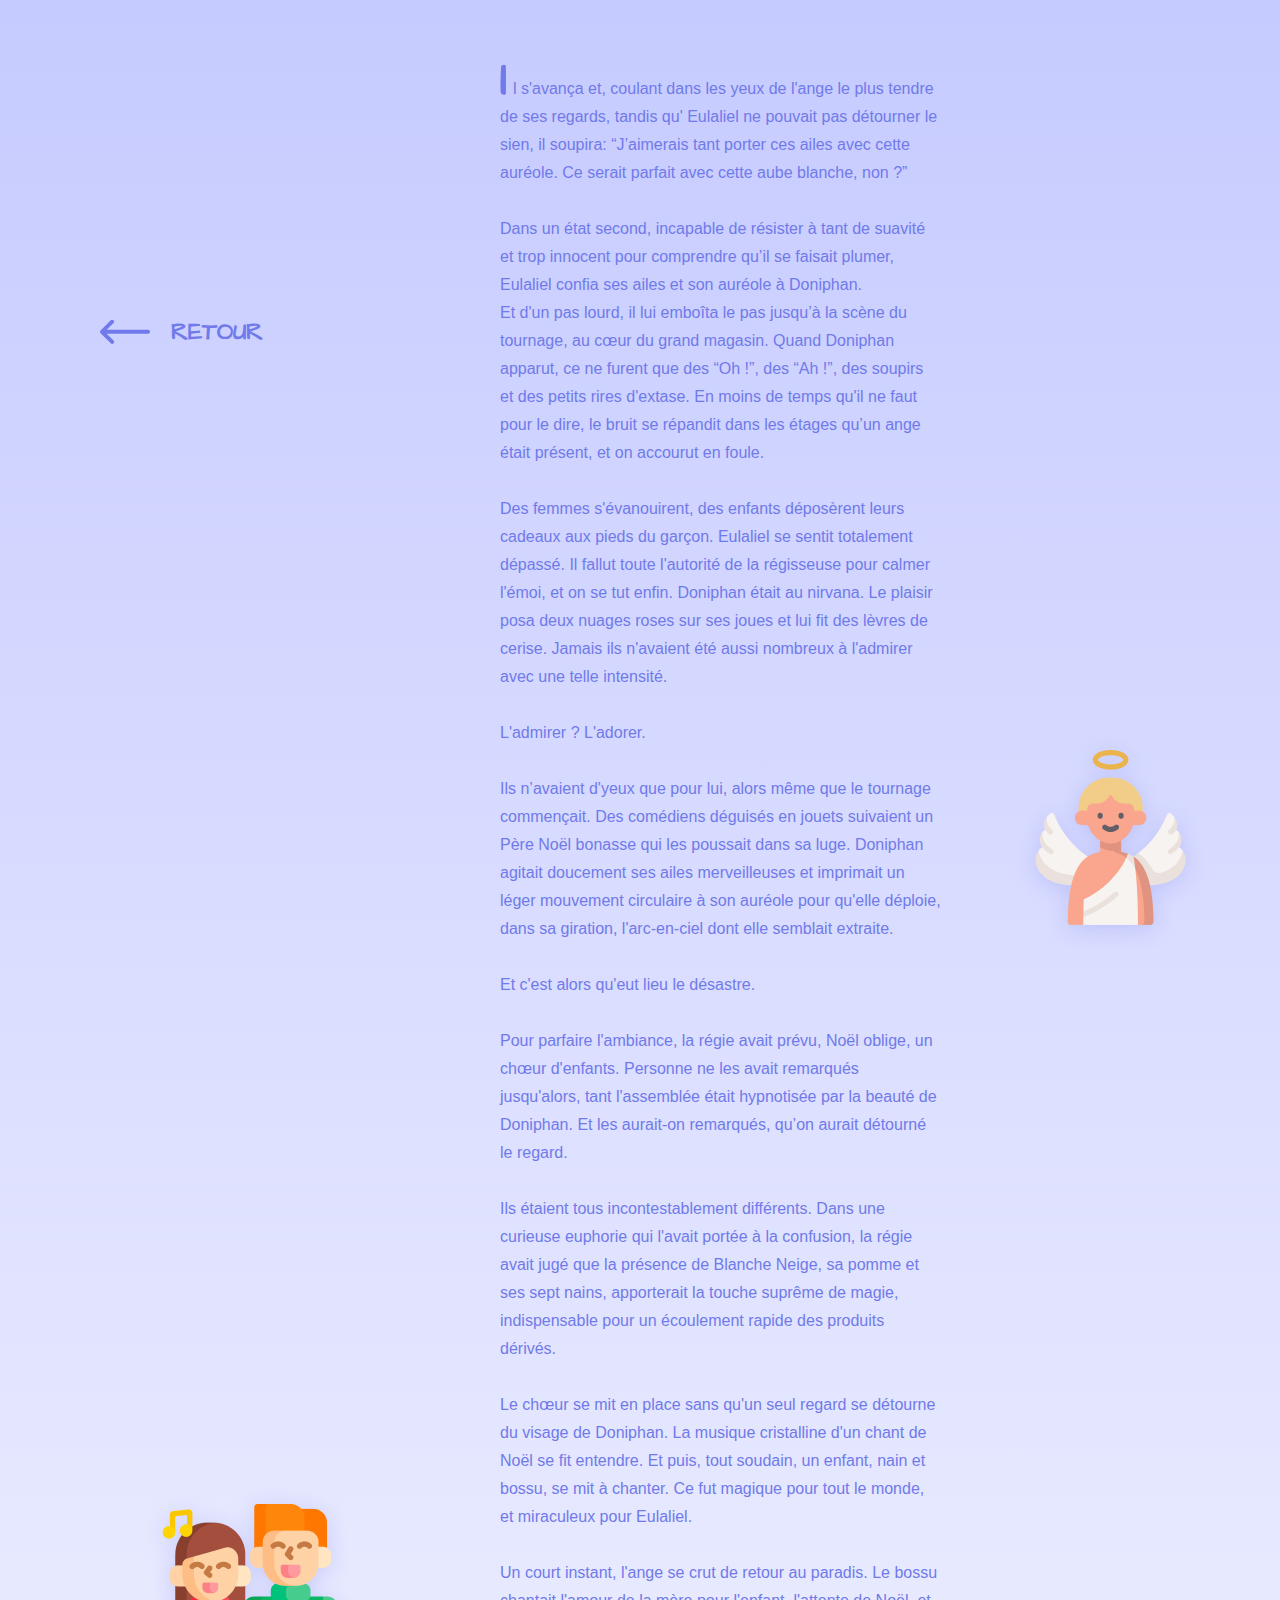
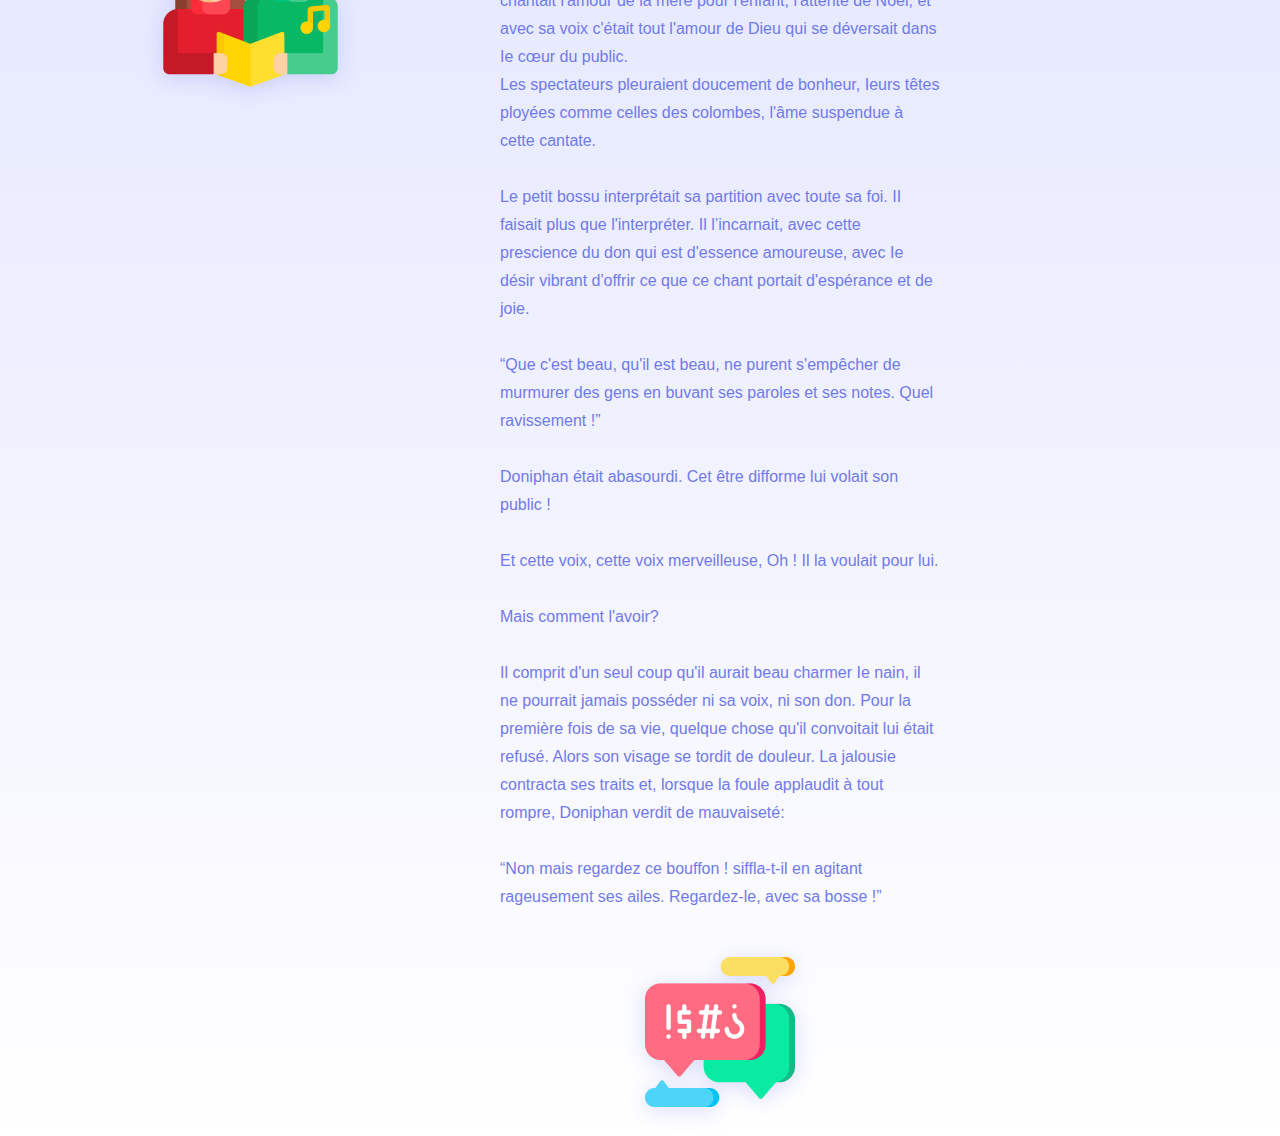
<file: Conte-de-noel/conte-semaine-4.html>
<!DOCTYPE html>
<html lang="fr">
<head>
    <meta charset="UTF-8">
    <meta name="viewport" content="width=device-width, initial-scale=1.0">
    <title>Conte - Semaine 4</title>
    <link rel="icon" type="image/png" href="favicon.png" />
    <link href="main-conte.css" rel="stylesheet">
    <link href="https://fonts.googleapis.com/css2?family=Architects+Daughter&display=swap" rel="stylesheet">
</head>
<body>
    <div class="column-d">
        <div class="return-arrow">
            <svg width="50" height="50" viewBox="0 0 75 37" fill="none" xmlns="http://www.w3.org/2000/svg">
                <path d="M72.0703 15.2343H10.0257L20.3037 5.00623C21.4505 3.86483 21.4549 2.0099 20.3135 0.863075C19.1721 -0.283897 17.317 -0.288144 16.1702 0.853115L0.861969 16.0875C0.860944 16.0884 0.860211 16.0894 0.859332 16.0903C-0.284563 17.2317 -0.288226 19.0926 0.859039 20.2378C0.860065 20.2387 0.860797 20.2397 0.861676 20.2406L16.1699 35.475C17.3165 36.6161 19.1716 36.6121 20.3132 35.465C21.4546 34.3182 21.4502 32.4632 20.3034 31.3218L10.0257 21.0937H72.0703C73.6884 21.0937 75 19.7821 75 18.164C75 16.546 73.6884 15.2343 72.0703 15.2343Z" fill="#707AEA"/>
            </svg>
            <input id="return-home" type="button" value="retour"onclick="history.back()">
        </div>
        <div class="espacement-cloud-before"></div>
        <div class="cloud">
            <img src="chorale.png" alt="chorale">
        </div>
        <div class="espacement-cloud-after"></div>            
    </div>
    <div class="container">
        <p class="conte">
           <span class="lettre">I</span>l s'avança et, coulant dans les yeux de l'ange le plus tendre de ses regards, tandis qu' Eulaliel ne pouvait pas détourner le sien, il soupira: “J’aimerais tant porter ces ailes avec cette auréole. Ce serait parfait avec cette aube blanche, non ?”
           <br><br>
           Dans un état second, incapable de résister à tant de suavité et trop innocent pour comprendre qu’il se faisait plumer, Eulaliel confia ses ailes et son auréole à Doniphan.<br>
           Et d'un pas lourd, il lui emboîta le pas jusqu’à la scène du tournage, au cœur du grand magasin. Quand Doniphan apparut, ce ne furent que des “Oh !”, des “Ah !”, des soupirs et des petits rires d'extase. En moins de temps qu'il ne faut pour le dire, le bruit se répandit dans les étages qu’un ange était présent, et on accourut en foule. 
           <br><br>
           Des femmes s'évanouirent, des enfants déposèrent leurs cadeaux aux pieds du garçon. Eulaliel se sentit totalement dépassé. Il fallut toute l'autorité de la régisseuse pour calmer l'émoi, et on se tut enfin. Doniphan était au nirvana. Le plaisir posa deux nuages roses sur ses joues et lui fit des lèvres de cerise. Jamais ils n'avaient été aussi nombreux à l'admirer avec une telle intensité.
           <br><br>
           L'admirer ? L'adorer.
           <br><br>
           Ils n’avaient d'yeux que pour lui, alors même que le tournage commençait. Des comédiens déguisés en jouets suivaient un Père Noël bonasse qui les poussait dans sa luge. Doniphan agitait doucement ses ailes merveilleuses et imprimait un léger mouvement circulaire à son auréole pour qu'elle déploie, dans sa giration, l'arc-en-ciel dont elle semblait extraite. 
           <br><br>
           Et c'est alors qu'eut lieu le désastre. 
           <br><br>
           Pour parfaire l'ambiance, la régie avait prévu, Noël oblige, un chœur d'enfants. Personne ne les avait remarqués jusqu'alors, tant l'assemblée était hypnotisée par la beauté de Doniphan. Et les aurait-on remarqués, qu’on aurait détourné le regard. 
           <br><br>
           Ils étaient tous incontestablement différents. Dans une curieuse euphorie qui l'avait portée à la confusion, la régie avait jugé que la présence de Blanche Neige, sa pomme et ses sept nains, apporterait la touche suprême de magie, indispensable pour un écoulement rapide des produits dérivés.
           <br><br>
           Le chœur se mit en place sans qu'un seul regard se détourne du visage de Doniphan. La musique cristalline d'un chant de Noël se fit entendre. Et puis, tout soudain, un enfant, nain et bossu, se mit à chanter. Ce fut magique pour tout le monde, et miraculeux pour Eulaliel. 
           <br><br>
           Un court instant, l'ange se crut de retour au paradis. Le bossu chantait l'amour de la mère pour l'enfant, l'attente de Noël, et avec sa voix c'était tout l'amour de Dieu qui se déversait dans Ie cœur du public.<br>
           Les spectateurs pleuraient doucement de bonheur, Ieurs têtes ployées comme celles des colombes, l'âme suspendue à cette cantate. 
           <br><br>
           Le petit bossu interprétait sa partition avec toute sa foi. II faisait plus que l'interpréter. Il l’incarnait, avec cette prescience du don qui est d'essence amoureuse, avec Ie désir vibrant d'offrir ce que ce chant portait d'espérance et de joie. 
           <br><br>
           “Que c'est beau, qu'il est beau, ne purent s'empêcher de murmurer des gens en buvant ses paroles et ses notes. Quel ravissement !” 
           <br><br>
           Doniphan était abasourdi. Cet être difforme lui volait son public ! 
           <br><br>
           Et cette voix, cette voix merveilleuse, Oh ! Il la voulait pour lui. 
           <br><br>
           Mais comment l'avoir? 
           <br><br>
           Il comprit d'un seul coup qu'il aurait beau charmer Ie nain, il ne pourrait jamais posséder ni sa voix, ni son don. Pour la première fois de sa vie, quelque chose qu'il convoitait lui était refusé. Alors son visage se tordit de douleur. La jalousie contracta ses traits et, lorsque la foule applaudit à tout rompre, Doniphan verdit de mauvaiseté: 
           <br><br>
           “Non mais regardez ce bouffon ! siffla-t-il en agitant rageusement ses ailes. Regardez-le, avec sa bosse !”
           
        </p>
        <div class="book">
            <img src="./moquer.png" alt="moquer">
        </div>
    </div>
    <div class="bloc-gauche">
        <div class="espacement-start"></div>
        <div class="angel">
            <img src="./angeldisguise.png" alt="angel2">
        </div>
        <div class="espacement-mid"></div> 
        <div class="espacement-end"></div>             
    </div>
</body>
</html>
</file>
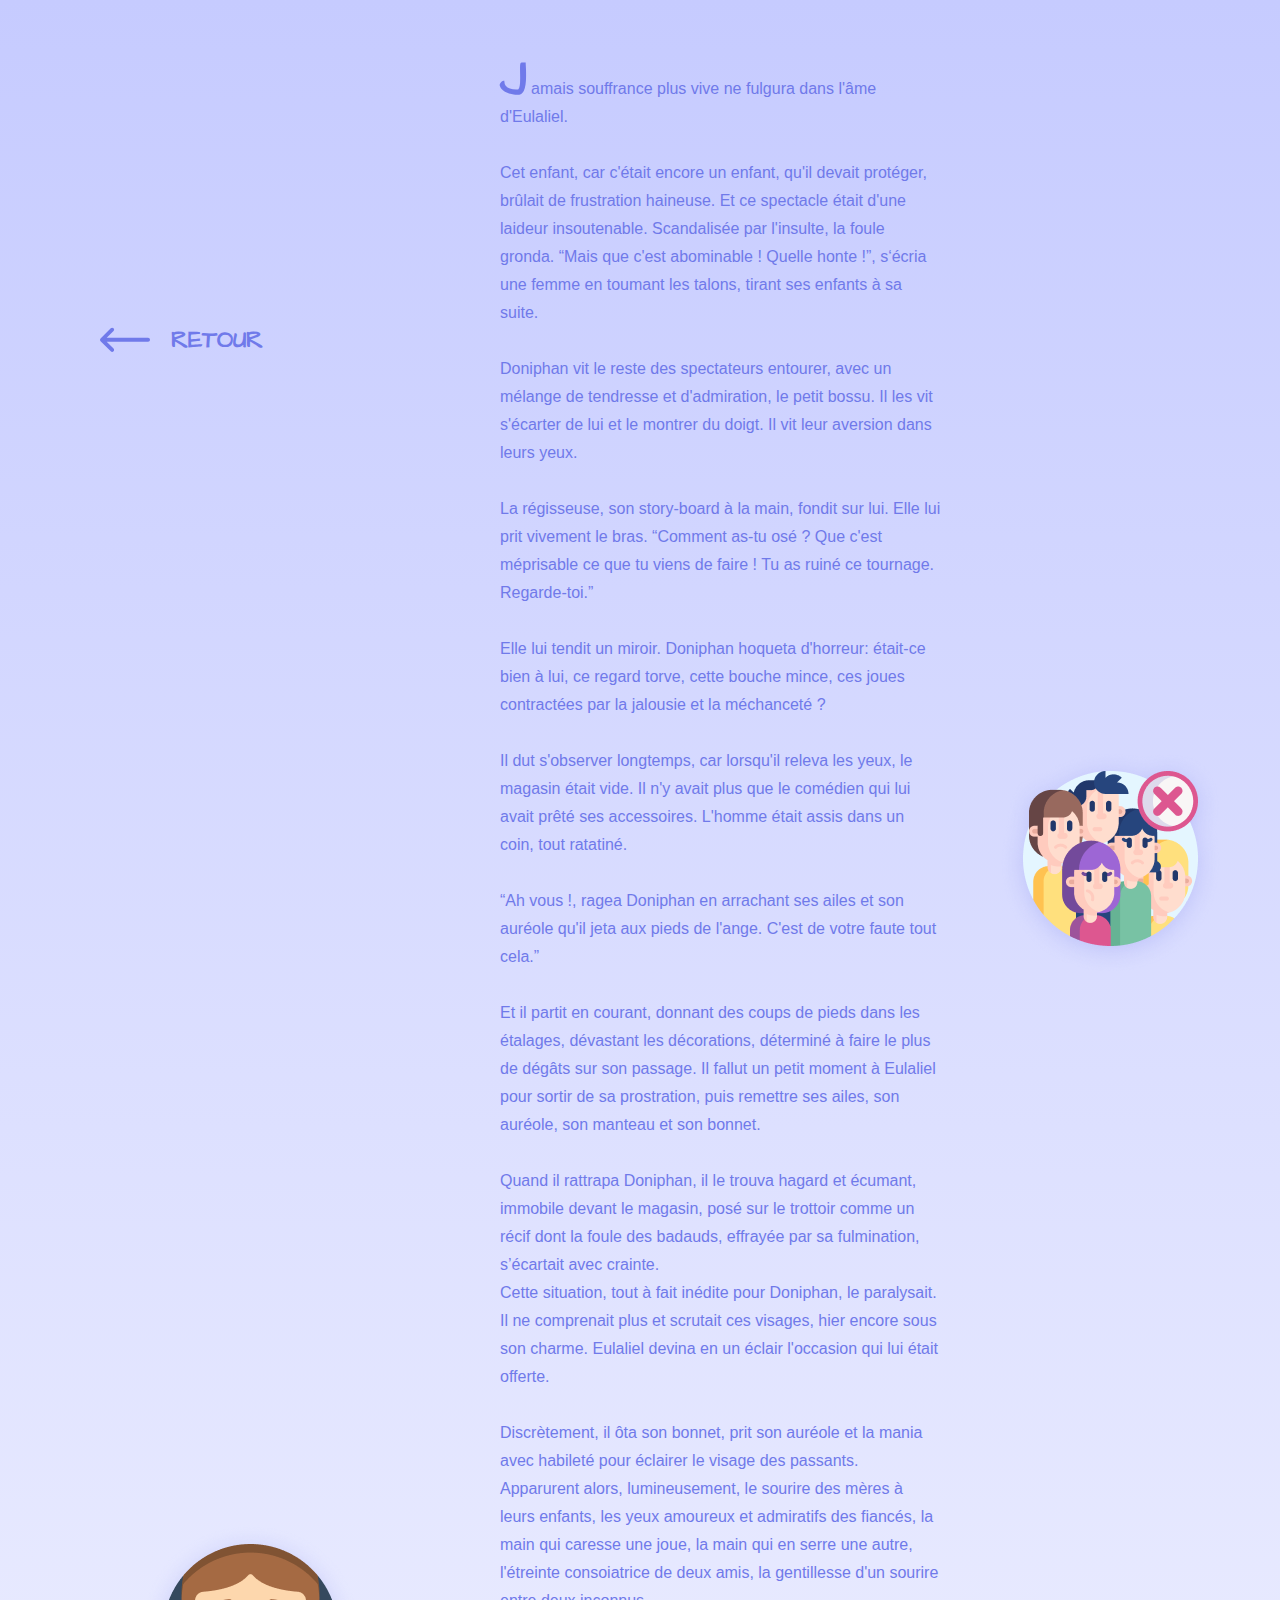
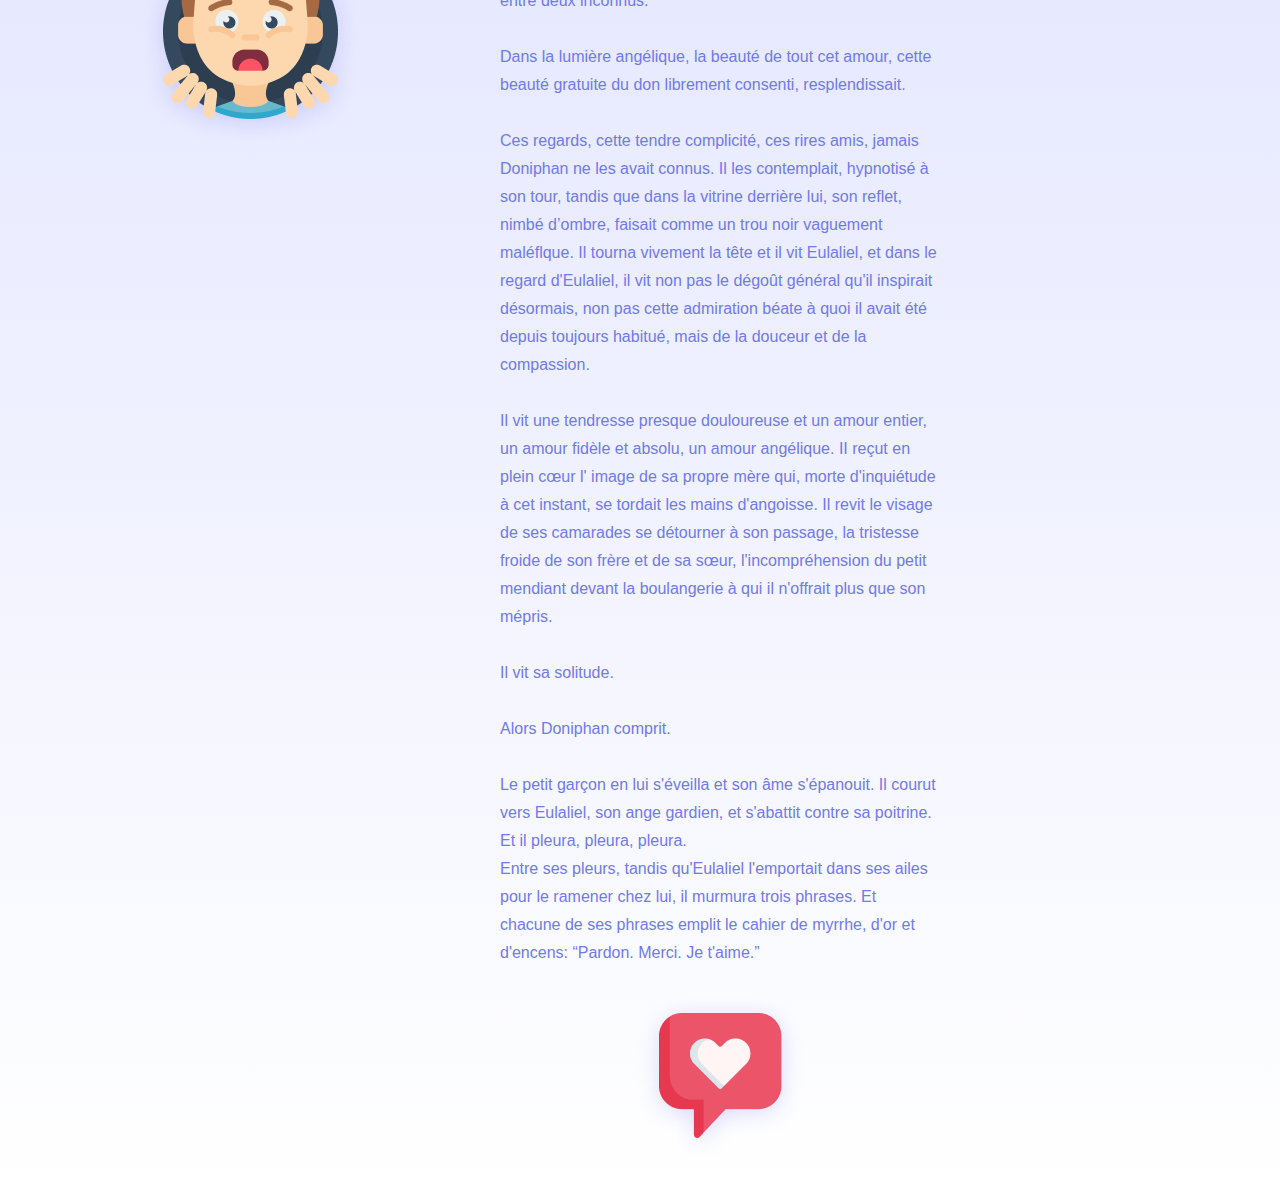
<file: Conte-de-noel/conte-semaine-5.html>
<!DOCTYPE html>
<html lang="fr">
<head>
    <meta charset="UTF-8">
    <meta name="viewport" content="width=device-width, initial-scale=1.0">
    <title>Conte - Noël</title>
    <link rel="icon" type="image/png" href="favicon.png" />
    <link href="main-conte.css" rel="stylesheet">
    <link href="https://fonts.googleapis.com/css2?family=Architects+Daughter&display=swap" rel="stylesheet">
</head>
<body>
    <div class="column-d">
        <div class="return-arrow">
            <svg width="50" height="50" viewBox="0 0 75 37" fill="none" xmlns="http://www.w3.org/2000/svg">
                <path d="M72.0703 15.2343H10.0257L20.3037 5.00623C21.4505 3.86483 21.4549 2.0099 20.3135 0.863075C19.1721 -0.283897 17.317 -0.288144 16.1702 0.853115L0.861969 16.0875C0.860944 16.0884 0.860211 16.0894 0.859332 16.0903C-0.284563 17.2317 -0.288226 19.0926 0.859039 20.2378C0.860065 20.2387 0.860797 20.2397 0.861676 20.2406L16.1699 35.475C17.3165 36.6161 19.1716 36.6121 20.3132 35.465C21.4546 34.3182 21.4502 32.4632 20.3034 31.3218L10.0257 21.0937H72.0703C73.6884 21.0937 75 19.7821 75 18.164C75 16.546 73.6884 15.2343 72.0703 15.2343Z" fill="#707AEA"/>
            </svg>
            <input id="return-home" type="button" value="retour"onclick="history.back()">
        </div>
        <div class="espacement-cloud-before"></div>
        <div class="cloud">
        <img src="peur.png" alt="peur">
        </div>
        <div class="espacement-cloud-after"></div>            
    </div>
    <div class="container">
        <p class="conte">
           <span class="lettre">J</span>amais souffrance plus vive ne fulgura dans l'âme d'Eulaliel. 
           <br><br>
           Cet enfant, car c'était encore un enfant, qu'il devait protéger, brûlait de frustration haineuse. Et ce spectacle était d'une laideur insoutenable. Scandalisée par l'insulte, la foule gronda. “Mais que c'est abominable ! Quelle honte !”, s‘écria une femme en toumant les talons, tirant ses enfants à sa suite. 
           <br><br>
           Doniphan vit le reste des spectateurs entourer, avec un mélange de tendresse et d'admiration, le petit bossu. Il les vit s'écarter de lui et le montrer du doigt. Il vit leur aversion dans leurs yeux. 
           <br><br>
           La régisseuse, son story-board à la main, fondit sur lui. Elle lui prit vivement le bras. “Comment as-tu osé ? Que c'est méprisable ce que tu viens de faire ! Tu as ruiné ce tournage. Regarde-toi.”  
           <br><br>
           Elle lui tendit un miroir. Doniphan hoqueta d'horreur: était-ce bien à lui, ce regard torve, cette bouche mince, ces joues contractées par la jalousie et la méchanceté ? 
           <br><br>
           Il dut s'observer longtemps, car lorsqu'il releva les yeux, le magasin était vide. Il n'y avait plus que le comédien qui lui avait prêté ses accessoires. L'homme était assis dans un coin, tout ratatiné. 
           <br><br>
           “Ah vous !, ragea Doniphan en arrachant ses ailes et son auréole qu'il jeta aux pieds de l'ange. C'est de votre faute tout cela.”
           <br><br>
            Et il partit en courant, donnant des coups de pieds dans les étalages, dévastant les décorations, déterminé à faire le plus de dégâts sur son passage. Il fallut un petit moment à Eulaliel pour sortir de sa prostration, puis remettre ses ailes, son auréole, son manteau et son bonnet. 
           <br><br>
           Quand il rattrapa Doniphan, il le trouva hagard et écumant, immobile devant le magasin, posé sur le trottoir comme un récif dont la foule des badauds, effrayée par sa fulmination, s’écartait avec crainte. <br>
           Cette situation, tout à fait inédite pour Doniphan, le paralysait. Il ne comprenait plus et scrutait ces visages, hier encore sous son charme. Eulaliel devina en un éclair l'occasion qui lui était offerte. 
           <br><br>
           Discrètement, il ôta son bonnet, prit son auréole et la mania avec habileté pour éclairer le visage des passants. Apparurent alors, lumineusement, le sourire des mères à leurs enfants, les yeux amoureux et admiratifs des fiancés, la main qui caresse une joue, la main qui en serre une autre, l'étreinte consoiatrice de deux amis, la gentillesse d'un sourire entre deux inconnus.
           <br><br>
           Dans la lumière angélique, la beauté de tout cet amour, cette beauté gratuite du
           don librement consenti, resplendissait. 
           <br><br>
           Ces regards, cette tendre complicité, ces rires amis, jamais Doniphan ne les avait connus. Il les contemplait, hypnotisé à son tour, tandis que dans la vitrine derrière lui, son reflet, nimbé d’ombre, faisait comme un trou noir vaguement maléflque. 
           Il tourna vivement la tête et il vit Eulaliel, et dans le regard d'Eulaliel, il vit non pas le dégoût général qu'il inspirait désormais, non pas cette admiration béate à quoi il avait été depuis toujours habitué, mais de la douceur et de la compassion. 
           <br><br>
           Il vit une tendresse presque douloureuse et un amour entier, un amour fidèle et absolu, un amour angélique. II reçut en plein cœur l' image de sa propre mère qui, morte d'inquiétude à cet instant, se tordait les mains d'angoisse. Il revit le visage de ses camarades se détourner à son passage, la tristesse froide de son frère et de sa sœur, l'incompréhension du petit mendiant devant la boulangerie à qui il n'offrait plus que son mépris.
           <br><br>
           Il vit sa solitude.
           <br><br>
           Alors Doniphan comprit. 
           <br><br>
           Le petit garçon en lui s'éveilla et son âme s'épanouit. Il courut vers Eulaliel, son ange gardien, et s'abattit contre sa poitrine. <br>
           Et il pleura, pleura, pleura. <br>
           Entre ses pleurs, tandis qu'Eulaliel l'emportait dans ses ailes pour le ramener chez lui, il murmura trois phrases. Et chacune de ses phrases emplit le cahier de myrrhe, d'or et d'encens:  “Pardon. Merci. Je t'aime.”
           
        </p>
        <div class="love">
        <img src="loveyou.png" alt="loveYou">                 
        </div>
    </div>
    <div class="bloc-gauche">
        <div class="espacement-start"></div>
        <div class="angel">
            <img src="./no.png" alt="no">
        </div>
        <div class="espacement-mid"></div> 
        <div class="espacement-end"></div>             
    </div>
</body>
</html>
</file>
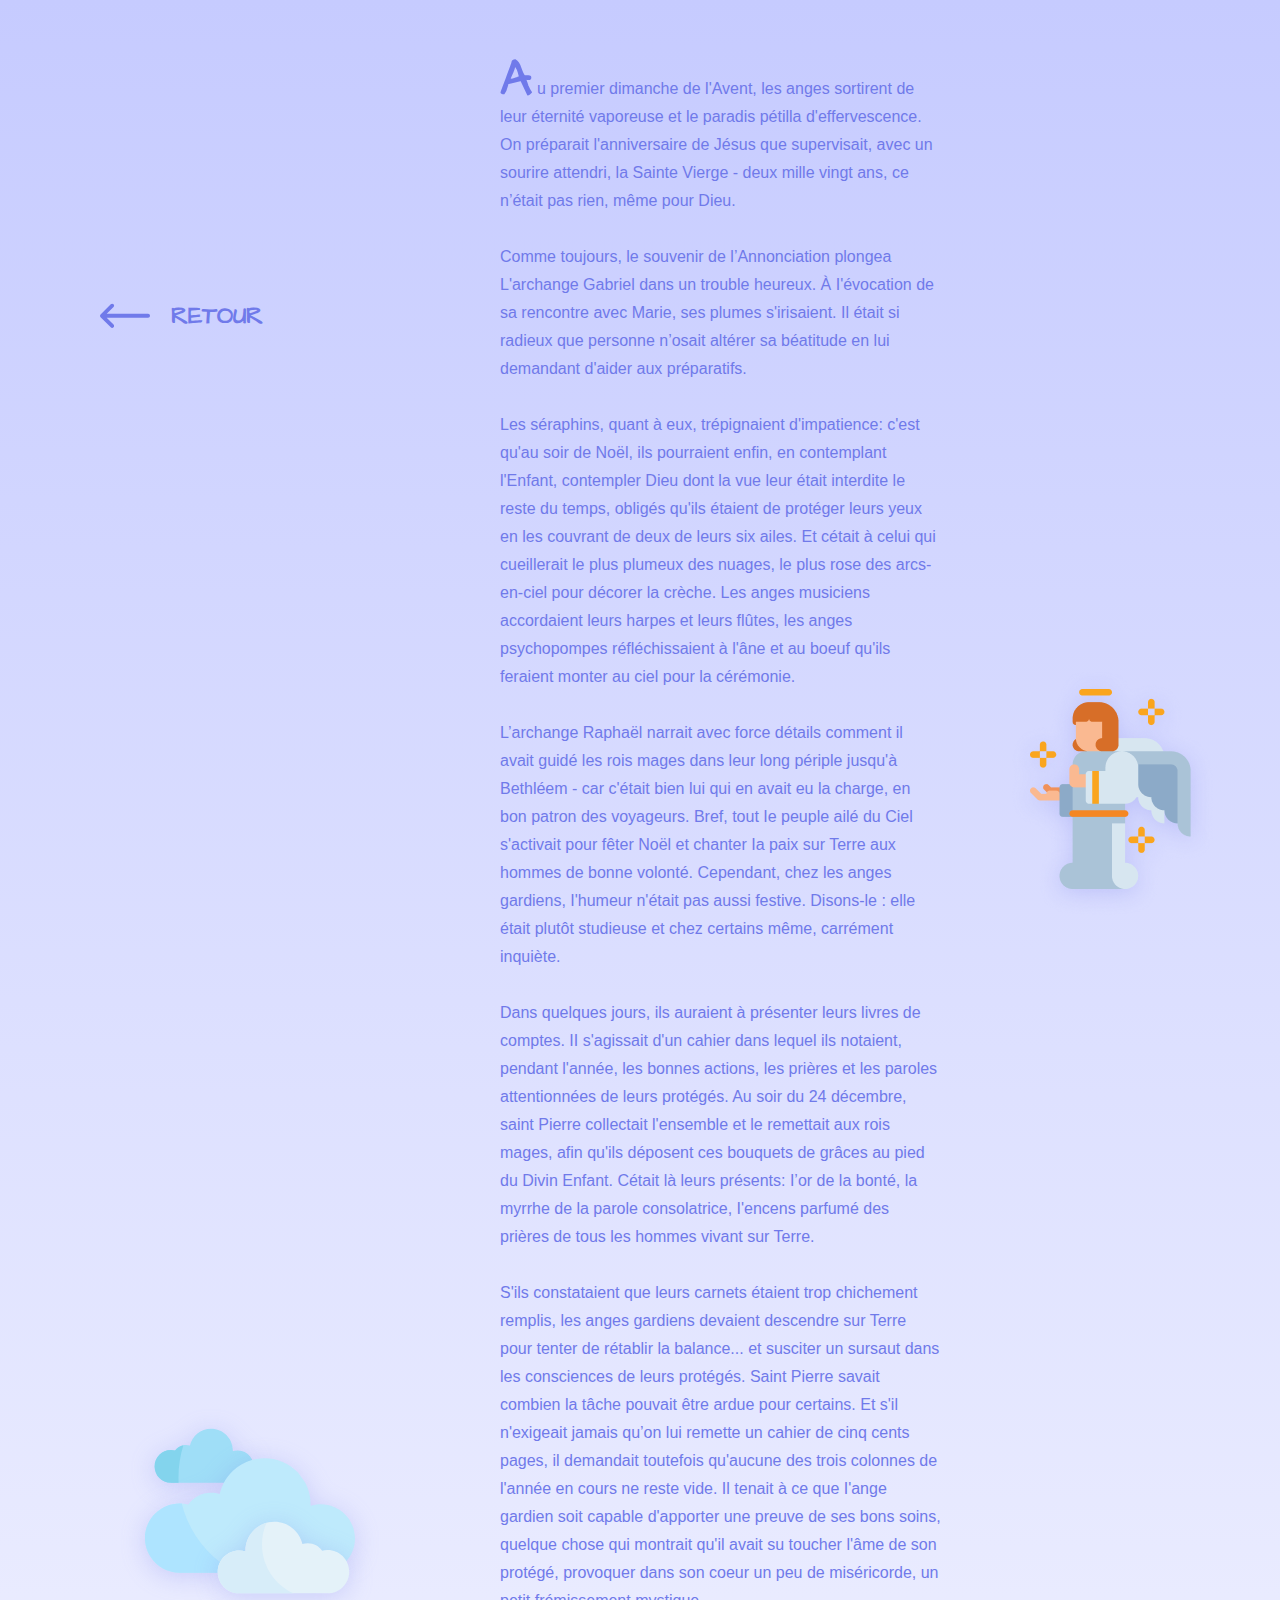
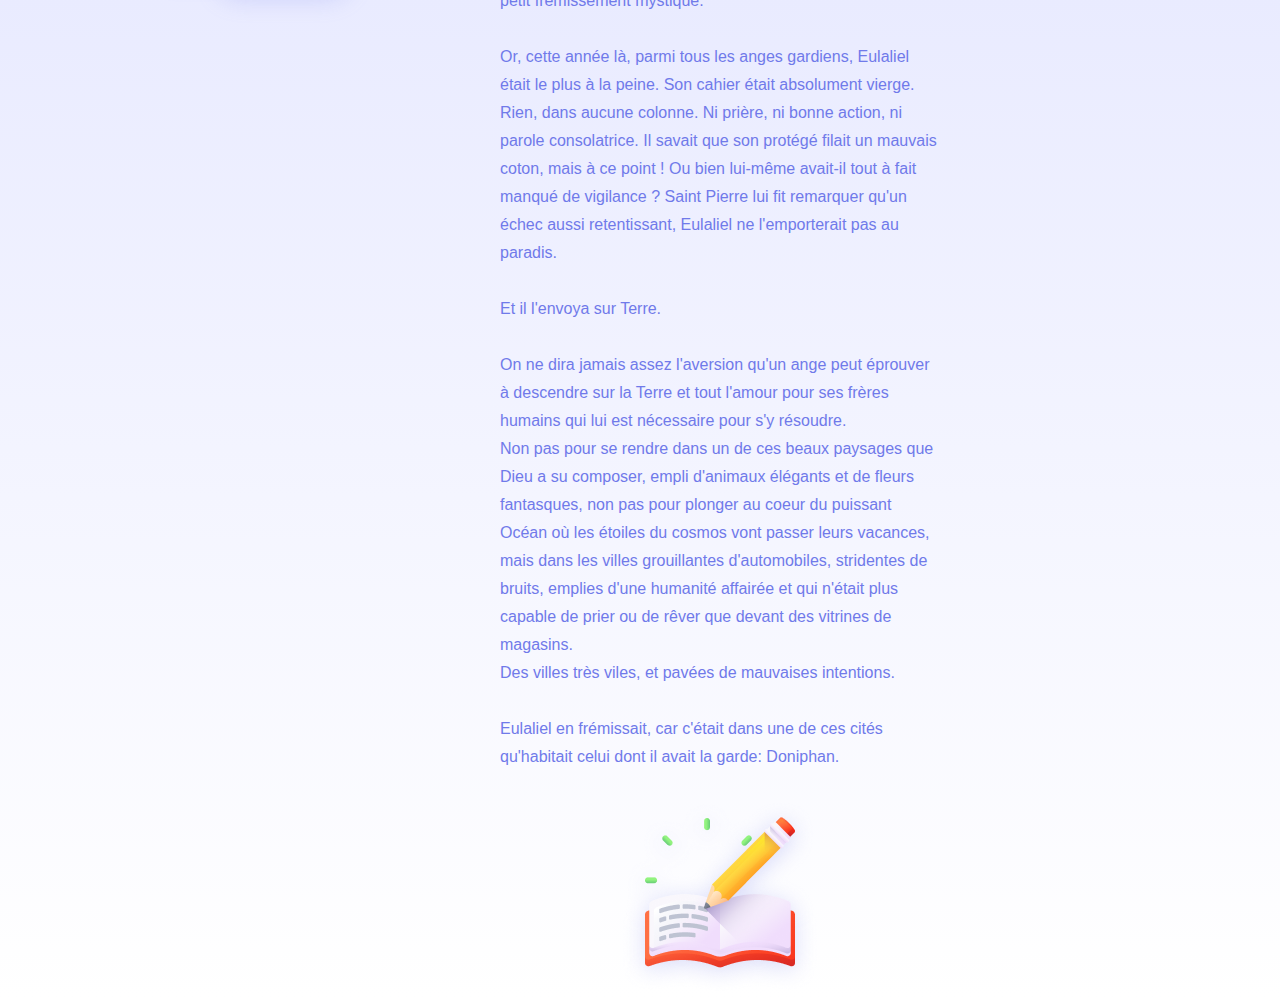
<file: SITE/conte-semaine-1.html>
<!DOCTYPE html>
<html lang="fr">
<head>
    <meta charset="UTF-8">
    <meta name="viewport" content="width=device-width, initial-scale=1.0">
    <title>Conte - Semaine 1</title>
    <link rel="icon" type="image/png" href="favicon.png" />
    <link href="main-conte.css" rel="stylesheet">
    <link href="https://fonts.googleapis.com/css2?family=Architects+Daughter&display=swap" rel="stylesheet">
</head>
<body>
    <div class="column-d">
        <div class="return-arrow">
            <svg width="50" height="50" viewBox="0 0 75 37" fill="none" xmlns="http://www.w3.org/2000/svg">
                <path d="M72.0703 15.2343H10.0257L20.3037 5.00623C21.4505 3.86483 21.4549 2.0099 20.3135 0.863075C19.1721 -0.283897 17.317 -0.288144 16.1702 0.853115L0.861969 16.0875C0.860944 16.0884 0.860211 16.0894 0.859332 16.0903C-0.284563 17.2317 -0.288226 19.0926 0.859039 20.2378C0.860065 20.2387 0.860797 20.2397 0.861676 20.2406L16.1699 35.475C17.3165 36.6161 19.1716 36.6121 20.3132 35.465C21.4546 34.3182 21.4502 32.4632 20.3034 31.3218L10.0257 21.0937H72.0703C73.6884 21.0937 75 19.7821 75 18.164C75 16.546 73.6884 15.2343 72.0703 15.2343Z" fill="#707AEA"/>
            </svg>
            <input id="return-home" type="button" value="retour"onclick="history.back()">
        </div>
        <div class="espacement-cloud-before"></div>
        <div class="cloud">
        <svg width="260" height="216" viewBox="0 0 260 216" fill="none" xmlns="http://www.w3.org/2000/svg">
            <g filter="url(#filter0_d)">
            <path d="M88.9715 75.7282H104.662C110.523 64.9755 120.54 56.8224 132.562 53.4333C130.144 47.5606 124.368 43.4267 117.625 43.4267C115.939 43.4267 114.315 43.6863 112.789 44.1641C112.797 43.9189 112.808 43.674 112.808 43.4267C112.808 31.432 103.081 21.7063 91.0858 21.7063C80.7404 21.7063 72.0918 28.9382 69.9045 38.6208C68.6051 38.1877 67.2188 37.9506 65.7746 37.9506C61.3309 37.9506 57.4082 40.1753 55.0559 43.571C53.7434 43.2327 52.3653 43.0493 50.9466 43.0493C41.9231 43.0493 34.6083 50.3645 34.6083 59.3884C34.6083 68.4106 41.9235 75.7274 50.9466 75.7274H77.0683" fill="#9FDEF7"/>
            <path d="M58.4746 70.3781C58.4746 59.1554 60.2006 48.3371 63.3961 38.1693C59.95 38.8054 56.9788 40.7971 55.0564 43.5715C53.7439 43.2331 52.3657 43.0497 50.947 43.0497C41.9235 43.0497 34.6088 50.3649 34.6088 59.3888C34.6088 68.411 41.9239 75.7278 50.947 75.7278H58.6079C58.521 73.9551 58.4746 72.1722 58.4746 70.3781Z" fill="#83D4ED"/>
            </g>
            <g filter="url(#filter1_d)">
            <path d="M178.209 65.8385C169.814 56.8589 157.862 51.2459 144.6 51.2459C122.694 51.2459 104.377 66.5633 99.7443 87.0691C96.9946 86.152 94.0575 85.6475 91.0005 85.6475C81.5887 85.6475 73.2834 90.3602 68.302 97.5511C65.5215 96.8329 62.6057 96.447 59.6001 96.447C40.4908 96.447 25 111.938 25 131.047C25 150.155 40.4908 165.648 59.6001 165.648H97.7493C97.8297 153.887 107.383 144.378 119.162 144.378C121.396 144.378 123.549 144.721 125.574 145.355C125.565 145.031 125.55 144.707 125.55 144.378C125.55 128.47 138.446 115.573 154.354 115.573C168.071 115.573 179.542 125.165 182.443 138.005C184.165 137.43 186.003 137.115 187.917 137.115C193.81 137.115 199.012 140.066 202.131 144.57C203.872 144.119 205.698 143.877 207.58 143.877C215.467 143.877 222.369 148.093 226.158 154.392C231.652 148.325 235 140.277 235 131.448C235 112.558 219.688 97.2476 200.799 97.2476C197.232 97.2476 193.793 97.7943 190.56 98.8074C190.577 98.2894 190.6 97.7701 190.6 97.2476C190.6 89.5235 188.696 82.2444 185.331 75.8525" fill="#BEEAFC"/>
            <path d="M61.6853 96.5109C60.9955 96.4691 60.3006 96.4465 59.6001 96.4465C40.4908 96.4461 25 111.937 25 131.047C25 150.155 40.4908 165.648 59.6001 165.648H97.7493C97.7743 161.957 98.7337 158.489 100.401 155.467C81.5378 140.95 67.6404 120.306 61.6853 96.5109Z" fill="#AEE4FF"/>
            </g>
            <g filter="url(#filter2_d)">
            <path d="M207.58 142.962C205.698 142.962 203.872 143.203 202.132 143.654C199.013 139.15 193.811 136.199 187.918 136.199C186.003 136.199 184.165 136.515 182.444 137.089C179.542 124.249 168.072 114.658 154.355 114.658C138.446 114.658 125.55 127.554 125.55 143.463C125.55 143.791 125.565 144.116 125.574 144.44C123.55 143.805 121.396 143.463 119.162 143.463C107.336 143.463 97.7473 153.05 97.7473 164.88C97.7473 176.707 107.336 186.294 119.162 186.294H183.282H195.182H207.581C219.547 186.294 229.248 176.593 229.248 164.628C229.248 152.662 219.546 142.962 207.58 142.962Z" fill="#E4F2F9"/>
            <path d="M142.001 137.439C142.001 129.708 143.641 122.362 146.588 115.724C134.454 119.115 125.549 130.245 125.549 143.462C125.549 143.79 125.564 144.115 125.574 144.439C123.549 143.805 121.395 143.462 119.162 143.462C107.335 143.462 97.7464 153.049 97.7464 164.879C97.7464 176.706 107.335 186.293 119.162 186.293H173.58C154.963 177.904 142.001 159.185 142.001 137.439Z" fill="#D7EDF9"/>
            </g>
            <defs>
            <filter id="filter0_d" x="9.60834" y="0.706345" width="147.954" height="104.022" filterUnits="userSpaceOnUse" color-interpolation-filters="sRGB">
            <feFlood flood-opacity="0" result="BackgroundImageFix"/>
            <feColorMatrix in="SourceAlpha" type="matrix" values="0 0 0 0 0 0 0 0 0 0 0 0 0 0 0 0 0 0 127 0"/>
            <feOffset dy="4"/>
            <feGaussianBlur stdDeviation="12.5"/>
            <feColorMatrix type="matrix" values="0 0 0 0 0.439216 0 0 0 0 0.478431 0 0 0 0 0.917647 0 0 0 0.25 0"/>
            <feBlend mode="normal" in2="BackgroundImageFix" result="effect1_dropShadow"/>
            <feBlend mode="normal" in="SourceGraphic" in2="effect1_dropShadow" result="shape"/>
            </filter>
            <filter id="filter1_d" x="0" y="30.2459" width="260" height="164.402" filterUnits="userSpaceOnUse" color-interpolation-filters="sRGB">
            <feFlood flood-opacity="0" result="BackgroundImageFix"/>
            <feColorMatrix in="SourceAlpha" type="matrix" values="0 0 0 0 0 0 0 0 0 0 0 0 0 0 0 0 0 0 127 0"/>
            <feOffset dy="4"/>
            <feGaussianBlur stdDeviation="12.5"/>
            <feColorMatrix type="matrix" values="0 0 0 0 0.439216 0 0 0 0 0.478431 0 0 0 0 0.917647 0 0 0 0.25 0"/>
            <feBlend mode="normal" in2="BackgroundImageFix" result="effect1_dropShadow"/>
            <feBlend mode="normal" in="SourceGraphic" in2="effect1_dropShadow" result="shape"/>
            </filter>
            <filter id="filter2_d" x="72.7464" y="93.6575" width="181.502" height="121.637" filterUnits="userSpaceOnUse" color-interpolation-filters="sRGB">
            <feFlood flood-opacity="0" result="BackgroundImageFix"/>
            <feColorMatrix in="SourceAlpha" type="matrix" values="0 0 0 0 0 0 0 0 0 0 0 0 0 0 0 0 0 0 127 0"/>
            <feOffset dy="4"/>
            <feGaussianBlur stdDeviation="12.5"/>
            <feColorMatrix type="matrix" values="0 0 0 0 0.439216 0 0 0 0 0.478431 0 0 0 0 0.917647 0 0 0 0.25 0"/>
            <feBlend mode="normal" in2="BackgroundImageFix" result="effect1_dropShadow"/>
            <feBlend mode="normal" in="SourceGraphic" in2="effect1_dropShadow" result="shape"/>
            </filter>
            </defs>
        </svg>
        </div>
        <div class="espacement-cloud-after"></div>            
    </div>
    <div class="container">
        <p class="conte">
           <span class="lettre">A</span>u premier dimanche de l'Avent, les anges sortirent de leur éternité vaporeuse et le paradis pétilla d'effervescence. 
                On préparait l'anniversaire de Jésus que supervisait, avec un sourire attendri, la Sainte Vierge - deux mille vingt ans, ce n’était pas rien, même pour Dieu. 
                <br>
                <br>
                Comme toujours, le souvenir de l’Annonciation plongea L'archange Gabriel dans un trouble heureux. 
                À I'évocation de sa rencontre avec Marie, ses plumes s'irisaient. 
                Il était si radieux que personne n’osait altérer sa béatitude en lui demandant d'aider aux préparatifs. 
                <br><br>
                Les séraphins, quant à eux, trépignaient d'impatience: c'est qu'au soir de Noël, ils pourraient enfin, en contemplant l'Enfant, contempler Dieu dont la vue leur était interdite le reste du temps, obligés qu'ils étaient de protéger leurs yeux en les couvrant de deux de leurs six ailes.
                Et cétait à celui qui cueillerait le plus plumeux des nuages, le plus rose des arcs-en-ciel pour décorer la crèche. 
                Les anges musiciens accordaient leurs harpes et leurs flûtes, les anges psychopompes réfléchissaient à l'âne et au boeuf qu'ils feraient monter au ciel pour la cérémonie. 
                <br><br>
                L’archange Raphaël narrait avec force détails comment il avait guidé les rois mages dans leur long périple jusqu'à Bethléem - car c'était bien lui qui en avait eu la charge, en bon patron des voyageurs. Bref, tout Ie peuple ailé du Ciel s'activait pour fêter Noël et chanter Ia paix sur Terre aux hommes de bonne volonté.
                Cependant, chez les anges gardiens, I'humeur n'était pas aussi festive. Disons-le : elle était plutôt studieuse et chez certains même, carrément inquiète. 
                <br><br>
                Dans quelques jours, ils auraient à présenter leurs livres de comptes. 
                II s'agissait d'un cahier dans lequel ils notaient, pendant l'année, les bonnes actions, les prières et les paroles attentionnées de leurs protégés.
                Au soir du 24 décembre, saint Pierre collectait l'ensemble et le remettait aux rois mages, afin qu'ils déposent ces bouquets de grâces au pied du Divin Enfant.
                Cétait là leurs présents: I’or de la bonté, la myrrhe de la parole consolatrice, I'encens parfumé des prières de tous les hommes vivant sur Terre.
                <br><br>
                S'ils constataient que leurs carnets étaient trop chichement remplis, les anges gardiens devaient descendre sur Terre pour tenter de rétablir la balance... et susciter un sursaut dans les consciences de leurs protégés. 
                Saint Pierre savait combien la tâche pouvait être ardue pour certains. 
                Et s'il n'exigeait jamais qu’on lui remette un cahier de cinq cents pages, il demandait toutefois qu'aucune des trois colonnes de l'année en cours ne reste vide.
                Il tenait à ce que I'ange gardien soit capable d'apporter une preuve de ses bons soins, quelque chose qui montrait qu'il avait su toucher l'âme de son protégé, provoquer dans son coeur un peu de miséricorde, un petit frémissement mystique.
                <br><br>
                Or, cette année là, parmi tous les anges gardiens, Eulaliel était le plus à la peine. 
                Son cahier était absolument vierge. Rien, dans aucune colonne. Ni prière, ni bonne action, ni parole consolatrice. Il savait que son protégé filait un mauvais coton, mais à ce point ! 
                Ou bien lui-même avait-il tout à fait manqué de vigilance ? 
                Saint Pierre lui fit remarquer qu'un échec aussi retentissant, Eulaliel ne l'emporterait pas au paradis. 
                <br><br>
                Et il l'envoya sur Terre.
                <br><br>
                On ne dira jamais assez l'aversion qu'un ange peut éprouver à descendre sur la Terre et tout l'amour pour ses frères humains qui lui est nécessaire pour s'y résoudre.
                <br>
                Non pas pour se rendre dans un de ces beaux paysages que Dieu a su composer, empli d'animaux élégants et de fleurs fantasques, non pas pour plonger au coeur du puissant Océan où les étoiles du cosmos vont passer leurs vacances, mais dans les villes grouillantes d'automobiles, stridentes de bruits, emplies d'une humanité affairée et qui n'était plus capable de prier ou de rêver que devant des vitrines de magasins.
                <br>
                Des villes très viles, et pavées de mauvaises intentions. 
                <br><br>
                Eulaliel en frémissait, car c'était dans une de ces cités qu'habitait celui dont il avait la garde: Doniphan.
        </p>
        <div class="book">
            <img src="./book.png" alt="book">
        </div>
    </div>
    <div class="bloc-gauche">
        <div class="espacement-start"></div>
        <div class="angel">
            <img src="./angel.png" alt="angel">
        </div>
        <div class="espacement-mid"></div> 
        <div class="espacement-end"></div>             
    </div>
</body>
</html>
</file>
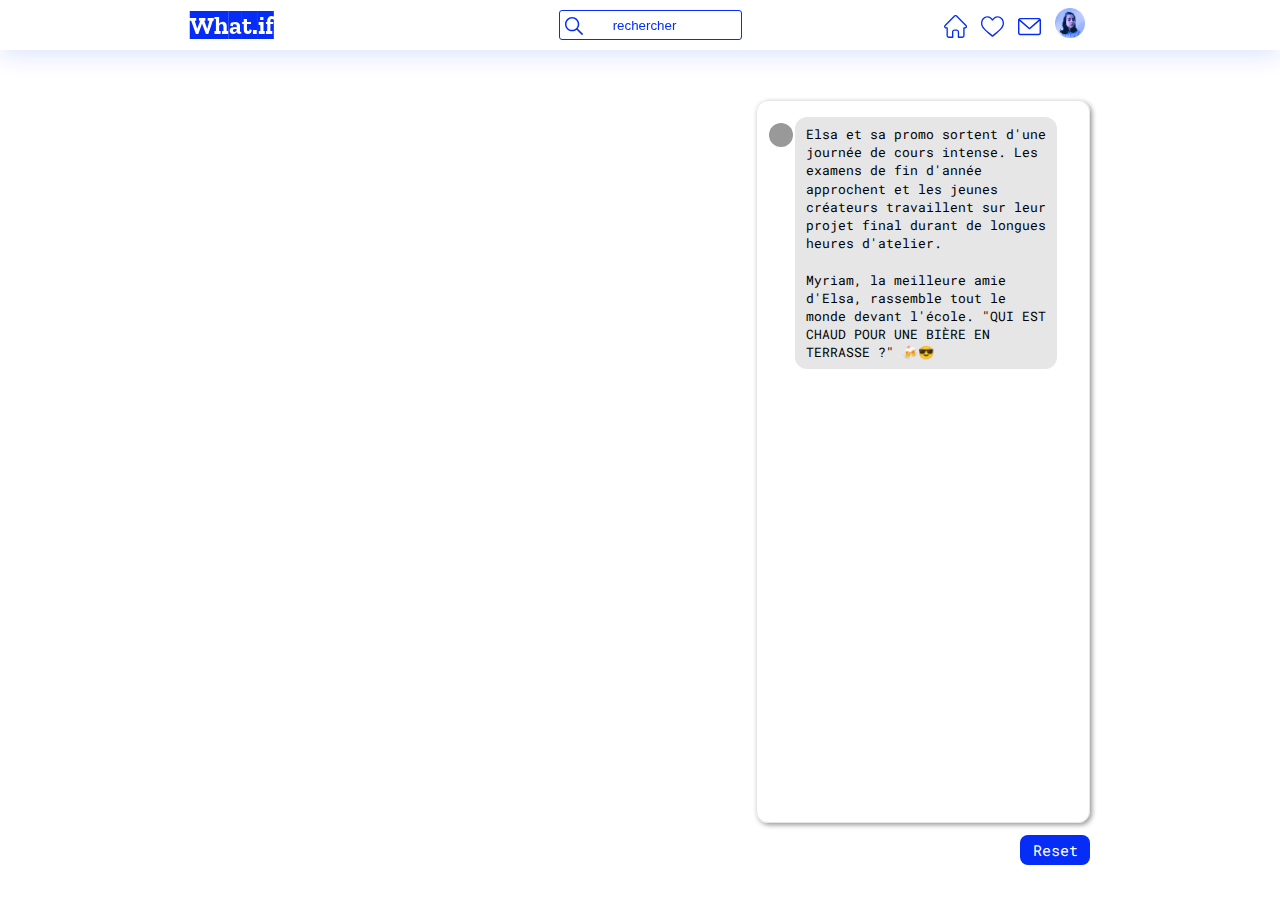
<file: What-if/socials.html>
<!DOCTYPE html>
<html lang="en">
<head>
    <meta charset="UTF-8">
    <meta name="viewport" content="width=device-width, initial-scale=1.0">
    <title>What.if</title>
    
    <style>
        body {
            display: flex;
            justify-content: space-evenly;
        }
    </style>
    <link href="https://fonts.googleapis.com/css2?family=Zilla+Slab+Highlight&display=swap" rel="stylesheet">
    <link href="https://fonts.googleapis.com/css2?family=Roboto+Mono:wght@500&display=swap" rel="stylesheet">
    <link rel="stylesheet" href="css/socials.css">
    <link rel="stylesheet" href="bot.css">
</head>
<body>
    <header>
        <nav>
            <div id="logo">
                <h1>What.if</h1>
            </div>
            <div id="search">
                <label><img src="images/shapes-and-symbols.svg" /></label>
                <input type="search" placeholder="rechercher" />
            </div>
            <div id="menu">
                <img src="images/social-media.svg" />
                <img src="images/love-and-romance.svg" />
                <img src="images/communications.svg" />
                <img src="images/elsa-rounded.png" />
            </div>
        </nav>
    </header>

    <main>
        <section>
            <div id="thread"></div>

            <div id="container">
                <div id="peekobot-container">
                    <div id="peekobot"></div>
                </div>
                <button type="button" id="reset" class="reset">Reset</button>
            </div>
        </section>
    </main>

    <script src="https://cdnjs.cloudflare.com/ajax/libs/jquery/3.5.0/jquery.min.js"></script>
    <script src="conversation.js"></script>
    <script src="bot.js"></script>

    <script>
        $('#reset').on('click', function() {
            document.location.reload(true);
        });
    </script>
</body>
</html>
</file>
<file: Conte-de-noel/main.css>
/* GENERAL */ 

body{
    display: flex;
    align-items: center; 
    margin: 0;
    padding: 0;
    font-family: sans-serif;
    background :linear-gradient(#c6cbff, #ffffff);
    height: 100vh;
    text-align: center;
}

.container{
    height: 800px;
    display: flex;
    flex-direction: column;
    align-content: space-between;
}
/* TITRE ET ANIMATION DU TITRE */

.explain{
    transform: translatey(0px);
	animation: float 6s ease-in-out infinite;
}

@keyframes float {
	0% {
		transform: translatey(0px);
	}
	50% {
		transform: translatey(-20px);
	}
	100% {
		transform: translatey(0px);
	}
}

/* CARDS */

.cards{
    width:100vw;
    height: 750px;
    display: flex;
    align-items: center;
    justify-content: space-around;
}

.conte-part1 , .conte-part2 , .conte-part3 , .conte-part4{
    background-color: #ffffff;
    border-radius: 15px;
    height: 450px;
    width: 250px;;
    box-shadow: 12px 12px 2px 0.5px rgba(112, 122, 234, 0.1);
}

/* Paragraphe explicatif */ 

.explain p {
    color: rgb(112, 122, 234);
    font-size: 1.5em;
    line-height: 150%;
    font-family: 'Architects Daughter', cursive;
}

.bloc-blanc{
    width: 100%;
    height: 50px;
}


/* SEMAINE 1 */


.conte-part1{
    display: flex;
    flex-direction: column;
    align-items: center;
    justify-content: space-around;
}

.conte-part1 p{
    color: rgb(112, 122, 234);
    font-size: 1.5em;
    font-family: 'Architects Daughter', cursive;
}


#mdp-semaine1{
    border: rgb(112, 122, 234) solid 1px;
    padding: 5px;
    border-radius: 5px;
}

#button-semaine1{
    background-color: rgb(112, 122, 234);
    color: white;
    border : none;
    border-radius: 5px;
    text-decoration: none;
    cursor: pointer;
    font-size: 1.2em;
    font-family: 'Architects Daughter', cursive;
    width: 150px;
    margin-top: 15px;

}

/* SEMAINE 2 */

.conte-part2{
    display: flex;
    flex-direction: column;
    align-items: center;
    justify-content: space-around;
}

.conte-part2 p{
    color: rgb(112, 122, 234);
    font-size: 1.5em;
    font-family: 'Architects Daughter', cursive;
}

#mdp-semaine2{
    border: rgb(112, 122, 234) solid 1px;
    padding: 5px;
    border-radius: 5px;
}

#button-semaine2{
    background-color: rgb(112, 122, 234);
    color: white;
    border : none;
    border-radius: 5px;
    text-decoration: none;
    cursor: pointer;
    font-size: 1.2em;
    font-family: 'Architects Daughter', cursive;
    width: 150px;
    margin-top: 15px;

}

/* SEMAINE 3 */

.conte-part3{
    display: flex;
    flex-direction: column;
    align-items: center;
    justify-content: space-around;
}

.conte-part3 p{
    color: rgb(112, 122, 234);
    font-size: 1.5em;
    font-family: 'Architects Daughter', cursive;
}

#mdp-semaine3{
    border: rgb(112, 122, 234) solid 1px;
    padding: 5px;
    border-radius: 5px;
}

#button-semaine3{
    background-color: rgb(112, 122, 234);
    color: white;
    border : none;
    border-radius: 5px;
    text-decoration: none;
    cursor: pointer;
    font-size: 1.2em;
    font-family: 'Architects Daughter', cursive;
    width: 150px;
    margin-top: 15px;

}

/* SEMAINE 4 */

.conte-part4{
    display: flex;
    flex-direction: column;
    align-items: center;
    justify-content: space-around;
}

.conte-part4 p{
    color: rgb(112, 122, 234);
    font-size: 1.5em;
    font-family: 'Architects Daughter', cursive;
}

#mdp-semaine4{
    border: rgb(112, 122, 234) solid 1px;
    padding: 5px;
    border-radius: 5px;
}

#button-semaine4{
    background-color: rgb(112, 122, 234);
    color: white;
    border : none;
    border-radius: 5px;
    text-decoration: none;
    cursor: pointer;
    font-size: 1.2em;
    font-family: 'Architects Daughter', cursive;
    width: 150px;
    margin-top: 15px;

}

/* SEMAINE 5 */

.conte-part5{
    display: flex;
    flex-direction: column;
    align-items: center;
    justify-content: space-around;
}

.conte-part5 p{
    color: rgb(112, 122, 234);
    font-size: 1.5em;
    font-family: 'Architects Daughter', cursive;
}

#mdp-semaine5{
    border: rgb(112, 122, 234) solid 1px;
    padding: 5px;
    border-radius: 5px;
}

#button-semaine5{
    background-color: rgb(112, 122, 234);
    color: white;
    border : none;
    border-radius: 5px;
    text-decoration: none;
    cursor: pointer;
    font-size: 1.2em;
    font-family: 'Architects Daughter', cursive;
    width: 150px;
    margin-top: 15px;

}
</file>
<file: What-if/css/login.css>
* {
    margin: 0;
}

body {
    display: flex;
    justify-content: center;
    align-items: center;
    height: 100vh;
    overflow-y: hidden;
    background-color: #052DF5;
}

#login {
    display: flex;
    flex-direction: column;
    justify-content: space-around;
    height: 95%;
    width: 572px;
    max-width: 95%;
    background-color: #FFFFFF;
    -webkit-box-shadow: 0 0 30px rgba(0, 0, 0, .6);
    box-shadow: 0 0 30px rgba(0, 0, 0, .6);
}

#login div {
    height: 33.3333%;
}

#login #first, #login #second {
    display: flex;
    flex-direction: column;
    justify-content: space-evenly;
    align-items: center;
}

#login #first h1 {
    width: 240px;
    font-family: 'Zilla Slab Highlight', cursive;
    font-size: 72px;
    color: #FFFFFF;
    color: #052DF5;
}

#login #first p {
    text-align: center;
    font-size: 13px;
    font-family: 'Roboto Mono', monospace;
    width: 430px;
    color: #052DF5;
}

#login #second img {
    width: 100px;
    height: 100px;
}

#login #second h3 {
    font-family: 'Roboto Mono', monospace;
    color: #052DF5;
    margin-top: -10px;
    margin-bottom: 10px;
}

#login #second #button_group_second {
    display: flex;
    flex-direction: column;
    justify-content: space-evenly;
    align-items: center;
}

#login #second #button_group_second a {
    font-family: 'Roboto Mono', monospace;
    font-size: 20px;
    border-radius: 8px;
    text-decoration: none;
}

#login #second #button_group_second #connexion {
    padding: 15px 64px;
    background-color: #052DF5;
    color: #FFFFFF;
    margin-bottom: 5px;
}

#login #second #button_group_second #cancel {
    margin-top: 5px;
    padding: 15px 74px;
    background-color: #C4C4C4;
    color: #FFFFFF;
}

#login #third {
    display: flex;
    flex-direction: column;
    justify-content: space-between;
    align-items: center;
}

#login #third p {
    text-align: center;
    font-size: 13px;
    font-family: 'Roboto Mono', monospace;
    width: 430px;
    color: #052DF5;
}

#login #third p:first-child {
    margin-top: 70px;
    margin-bottom: -70px;
}

#login #third p:last-child {
    font-size: 10px;
    margin-bottom: 5px;
    margin-top: -5px;
}
</file>
<file: Conte-de-noel/main-conte.css>
/* GENERAL */ 

body{
    display: flex;
    justify-content: center;
    flex-direction: row;
    justify-content: space-between;
    margin: 0;
    padding: 0;
    font-family: sans-serif;
    background :linear-gradient(#c6cbff, #ffffff);    
}

.container{
    display: flex;
    flex-direction: column;
    justify-content: space-between;
    width: 650px; 
    padding-top: 50px;
}

.conte{
    color: rgb(112, 122, 234);
    line-height: 175%;
    margin-bottom: 25px;
}

.conte::first-letter{
    font-size: 50px;
    font-weight: bold;
    margin-right: 5px;
    font-family: 'Architects Daughter', cursive;
}

.return-arrow {
    width: 400px;
    display: flex;
    flex-direction: row;
    align-content: center ;
    padding-top: 100px;
    padding-left: 100px;
    
}
.return-arrow svg{
    margin-right:15px ;
}

.return{
    color: rgb(112, 122, 234);
    font-family: 'Architects Daughter', cursive;
    font-size: 2.0em;
    
}

.bloc-gauche{
    width: 500px;
    display: flex;
    flex-direction: column;
    justify-content: space-around;
    align-items: center;
}

#return-home{
    background-color: transparent;
    font-weight: bold;
    height: 50px;
    font-size: 1.5em;
    color: rgb(112, 122, 234);
    text-transform: uppercase;
    border : none;
    text-decoration: none;
    cursor: pointer;
    font-family: 'Architects Daughter', cursive;
}

.column-d{
    display: flex;
    flex-direction: column;
    justify-content: space-around;
}

.espacement-cloud-before{
    height: 300px;
}

.espacement-cloud-after{
    height: 400px;
}


.espacement-start{
    height: 50px;
}

.espacement-mid{
    height: 550px;
}


.espacement-end{
    height: 100px;
}

.angel{
    width: 100%;  
    display: flex;
    justify-content: center;
    transform: translatey(0px);
	animation: float 6s ease-in-out infinite;
}

.mirror{
    width: 100%;  
    display: flex;
    justify-content: center;
    transform: translatey(0px);
    animation: float 6s ease-in-out infinite;
}

.book{
    width: 100%;  
    display: flex;
    justify-content: center;
    transform: translatey(0px);
	animation: float 4s ease-in-out infinite;
}

.love{
    width: 100%;  
    display: flex;
    justify-content: center;
    margin-bottom: 25px;

}

.heartbroken{
    width: 100%;  
    display: flex;
    justify-content: center;
}


.cloud{
    display: flex;
    justify-content: center;
    transform: translatey(0px);
	animation: float 8s ease-in-out infinite;
}

@keyframes float {
	0% {
		transform: translatey(0px);
	}
	50% {
		transform: translatey(-40px);
	}
	100% {
		transform: translatey(0px);
	}
}
</file>
<file: SITE/main-conte.css>
/* GENERAL */ 

body{
    display: flex;
    justify-content: center;
    flex-direction: row;
    justify-content: space-between;
    margin: 0;
    padding: 0;
    font-family: sans-serif;
    background :linear-gradient(#c6cbff, #ffffff);    
}

.container{
    display: flex;
    flex-direction: column;
    justify-content: space-between;
    width: 650px; 
    padding-top: 50px;
}

.conte{
    color: rgb(112, 122, 234);
    line-height: 175%;
    margin-bottom: 25px;
}

.conte::first-letter{
    font-size: 50px;
    font-weight: bold;
    margin-right: 5px;
    font-family: 'Architects Daughter', cursive;
}

.return-arrow {
    width: 400px;
    display: flex;
    flex-direction: row;
    align-content: center ;
    padding-top: 100px;
    padding-left: 100px;
    
}
.return-arrow svg{
    margin-right:15px ;
}

.return{
    color: rgb(112, 122, 234);
    font-family: 'Architects Daughter', cursive;
    font-size: 2.0em;
    
}

.bloc-gauche{
    width: 500px;
    display: flex;
    flex-direction: column;
    justify-content: space-around;
    align-items: center;
}

#return-home{
    background-color: transparent;
    font-weight: bold;
    height: 50px;
    font-size: 1.5em;
    color: rgb(112, 122, 234);
    text-transform: uppercase;
    border : none;
    text-decoration: none;
    cursor: pointer;
    font-family: 'Architects Daughter', cursive;
}

.column-d{
    display: flex;
    flex-direction: column;
    justify-content: space-around;
}

.espacement-cloud-before{
    height: 300px;
}

.espacement-cloud-after{
    height: 400px;
}


.espacement-start{
    height: 50px;
}

.espacement-mid{
    height: 550px;
}


.espacement-end{
    height: 100px;
}

.angel{
    width: 100%;  
    display: flex;
    justify-content: center;
    transform: translatey(0px);
	animation: float 6s ease-in-out infinite;
}

.mirror{
    width: 100%;  
    display: flex;
    justify-content: center;
    transform: translatey(0px);
    animation: float 6s ease-in-out infinite;
}

.book{
    width: 100%;  
    display: flex;
    justify-content: center;
    transform: translatey(0px);
	animation: float 4s ease-in-out infinite;
}

.love{
    width: 100%;  
    display: flex;
    justify-content: center;
    margin-bottom: 25px;

}

.heartbroken{
    width: 100%;  
    display: flex;
    justify-content: center;
}


.cloud{
    display: flex;
    justify-content: center;
    transform: translatey(0px);
	animation: float 8s ease-in-out infinite;
}

@keyframes float {
	0% {
		transform: translatey(0px);
	}
	50% {
		transform: translatey(-40px);
	}
	100% {
		transform: translatey(0px);
	}
}
</file>
<file: What-if/css/socials.css>
* {
    margin: 0;
}

/** HEADER **/

header {
    position: fixed;
    display: flex;
    justify-content: center;
    width: 100%;
    height: 50px;
    background: #FFFFFF;
    box-shadow: 0px 4px 25px rgba(5, 45, 245, 0.15);
    z-index: 500;
}

header nav {
    display: flex;
    justify-content: space-between;
    align-items: center;
    width: 900px;
}

header nav #logo, header nav #search, header nav #menu {
    width: 33.3333%;
}

header nav h1 {
    font-family: 'Zilla Slab Highlight', cursive;
    font-size: 25px;
    color: #FFFFFF;
    color: #052DF5;
}

header nav #search {
    text-align: center;
    padding: 15px 0;
}

header nav #search label {
    position: relative;
    top: 5px;
    left: 28px;
}

header nav #search label img {
    width: 18px;
}

header nav #search input {
    text-align: center;
    height: 30px;
    border: 0.5px solid #052DF5;
    border-radius: 3px;
}

header nav #search input::placeholder {
   color: #052DF5;
}

header nav #menu {
    text-align: right;
}

header nav #menu img {
    width: 23px;
    margin: 0 5px;
    cursor: pointer;
}

header nav #menu img:last-child {
    width: 30px;
}

/** BODY **/

main {
    margin-top: 100px;
    display: flex;
    justify-content: center;
    width: 100%;
}

main section {
    width: 900px;
    display: flex;
    justify-content: space-between;
}

main section #thread {
    width: 560px;
}

main section #thread .card {
    width: 100%;
    margin-top: -20px;
}

main section #thread .card img {
    width: 100%;
}

#container {
    display: flex; 
    flex-direction: column;
    justify-content: space-between;
    align-items: flex-end;
    height: 85vh;
}

#container button#reset {
    font-family: 'Roboto Mono', monospace;
    background-color: #052DF5;
    color: #FFFFFF;
    font-size: 15px;
    border-radius: 8px;
    border: none;
    cursor: pointer;
    height: 30px;
    width: 70px;
}

main section #peekobot-container {
    height: 90%;
    width: 300px;
    font-family: 'Roboto Mono', monospace;
}

main section #peekobot-container .chat-response {
    font-size: 13px;
}

main section #peekobot-container .chat-ask {
    background-color: #052DF5;
    color: #FFFFFF;
    font-size: 13px;
}
</file>
<file: What-if/bot.css>
#peekobot-container {
    width: 300px;
    border: 1px solid hsl(0, 0%, 90%);
    border-radius: 12px;
    box-shadow: 2px 2px 5px hsl(0, 0%, 60%);
    padding: 1rem;
    overflow-y: scroll;
    overflow-x: hidden;
    scroll-behavior: smooth;
    height: var(--peekobot-height);
}

.chat-response,
.chat-ask {
    opacity: 0;  /* Set to activated to show */
    transform: translateY(-50%); /* Set to activated to move down */
    transition: all 0.3s 0.3s;
    border-radius: 12px;
    background-color: hsl(0, 0%, 90%);
    padding: 0.5rem 0.7rem;
    line-height: 1.4;
    color: black;
    width: 80%;
    margin-bottom: 0.5rem;
}
.chat-response {
    margin-left: 22px;
    position: relative;
}
.chat-response:before {
    display: block;
    content: '';
    width: 24px;
    height: 24px;
    position: absolute;
    left: -26px;
    top: 6px;
    background-image: var(--peekobot-avatar);
    background-color: #999;
    background-repeat: no-repeat;
    background-size: 100%;
    border-radius: 100%;
}
.chat-ask {
  background-color: hsl(207, 96%, 55%);
  margin-right: 0;
  margin-left: auto;
  color: hsl(0, 0%, 100%);
}
.choices {
  opacity: 0; /* Set to active to show */
  transform: translateY(-50%); /* Set to activated to move down */
  transition: all 0.3s 0.3s;
  transition: opacity 0.3s 0.3s;
  margin-top: 0.5rem;
  margin-left: 22px;
}
.choice {
  display: inline-block;
  outline: none;
  border: 1px solid hsl(0, 0%, 0%);
  padding: 0.3rem 0.8rem;
  background-color: hsl(0, 0%, 100%);
  border-radius: 1rem;
  font-size: 0.9rem;
  line-height: 1.3;
  margin-bottom: 0.5rem;
  margin-right: 0.5rem;
  text-decoration: none;
  color: inherit;
  cursor: pointer;
}
.choice:disabled {
  color: hsl(0, 0%, 80%);
  border-color: hsl(0, 0%, 80%);
}
.activated {
  opacity: 1;
  transform: translateY(0);
}
</file>
